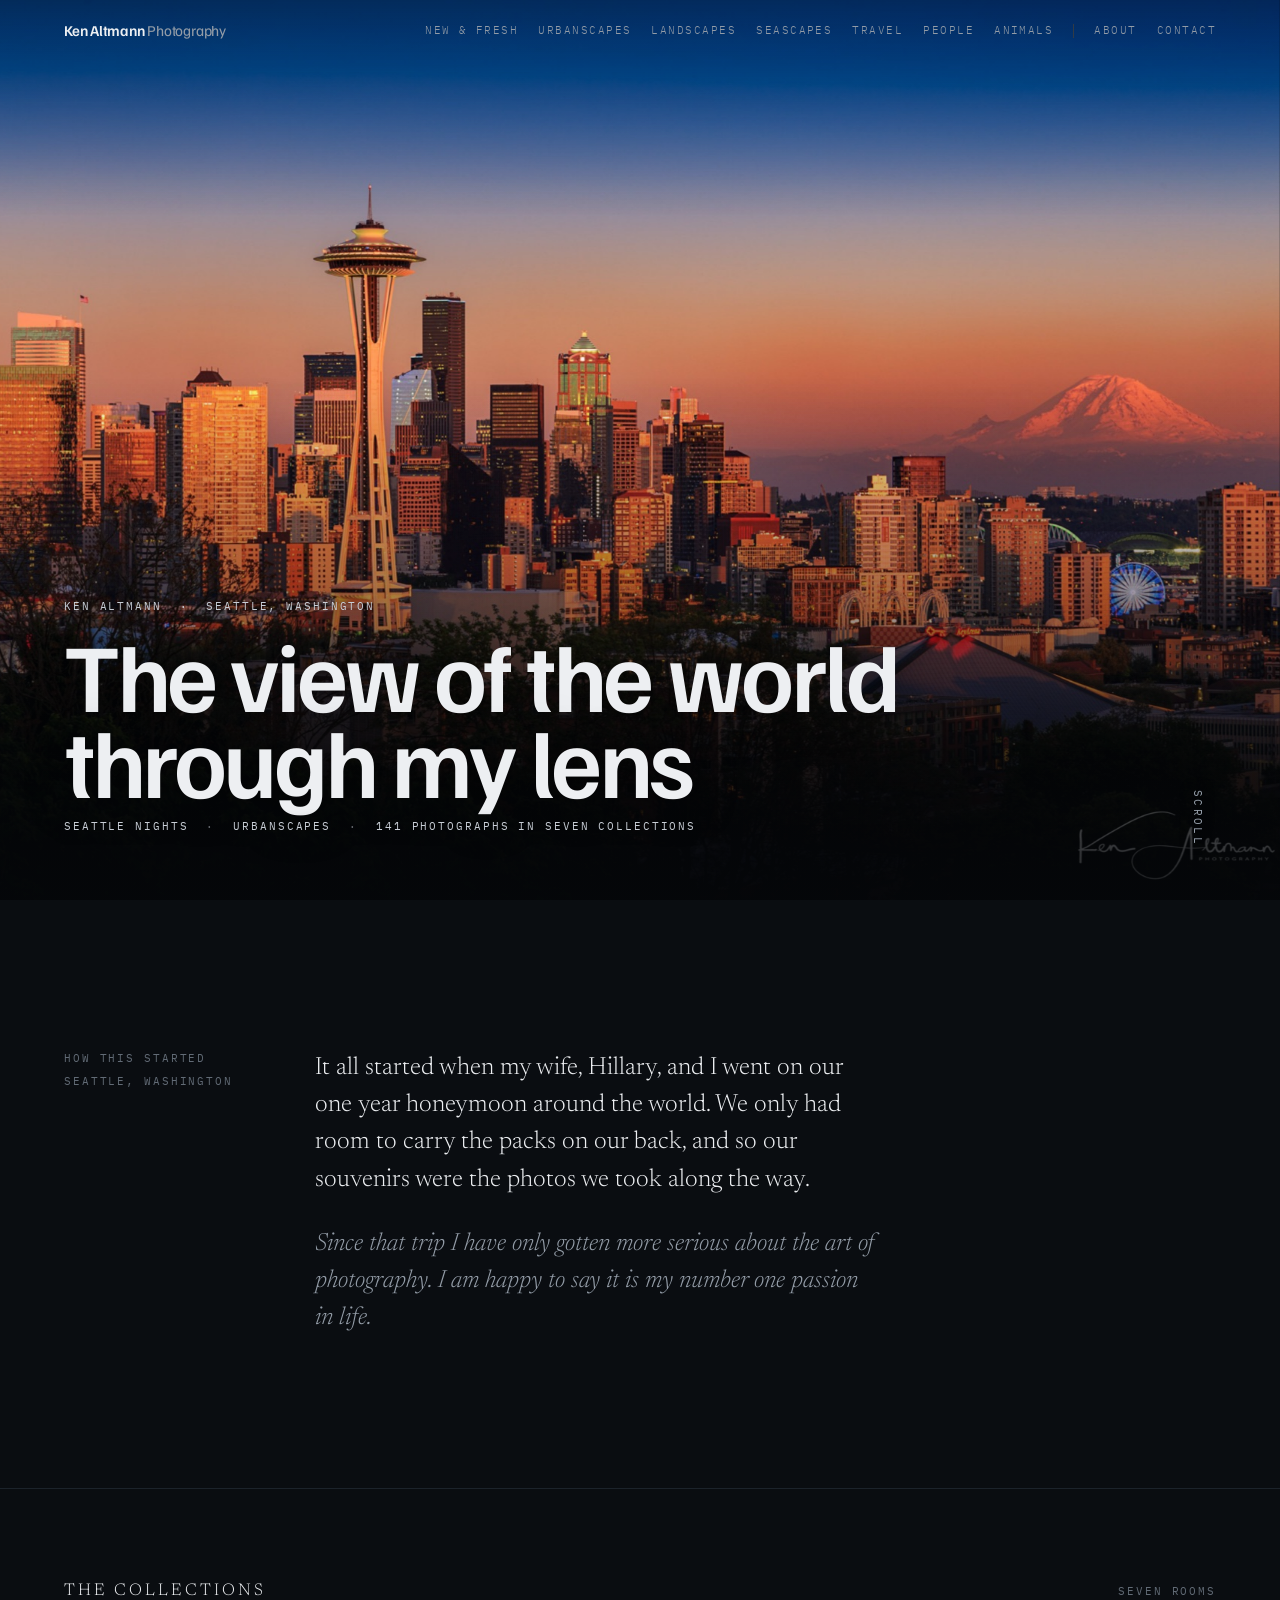
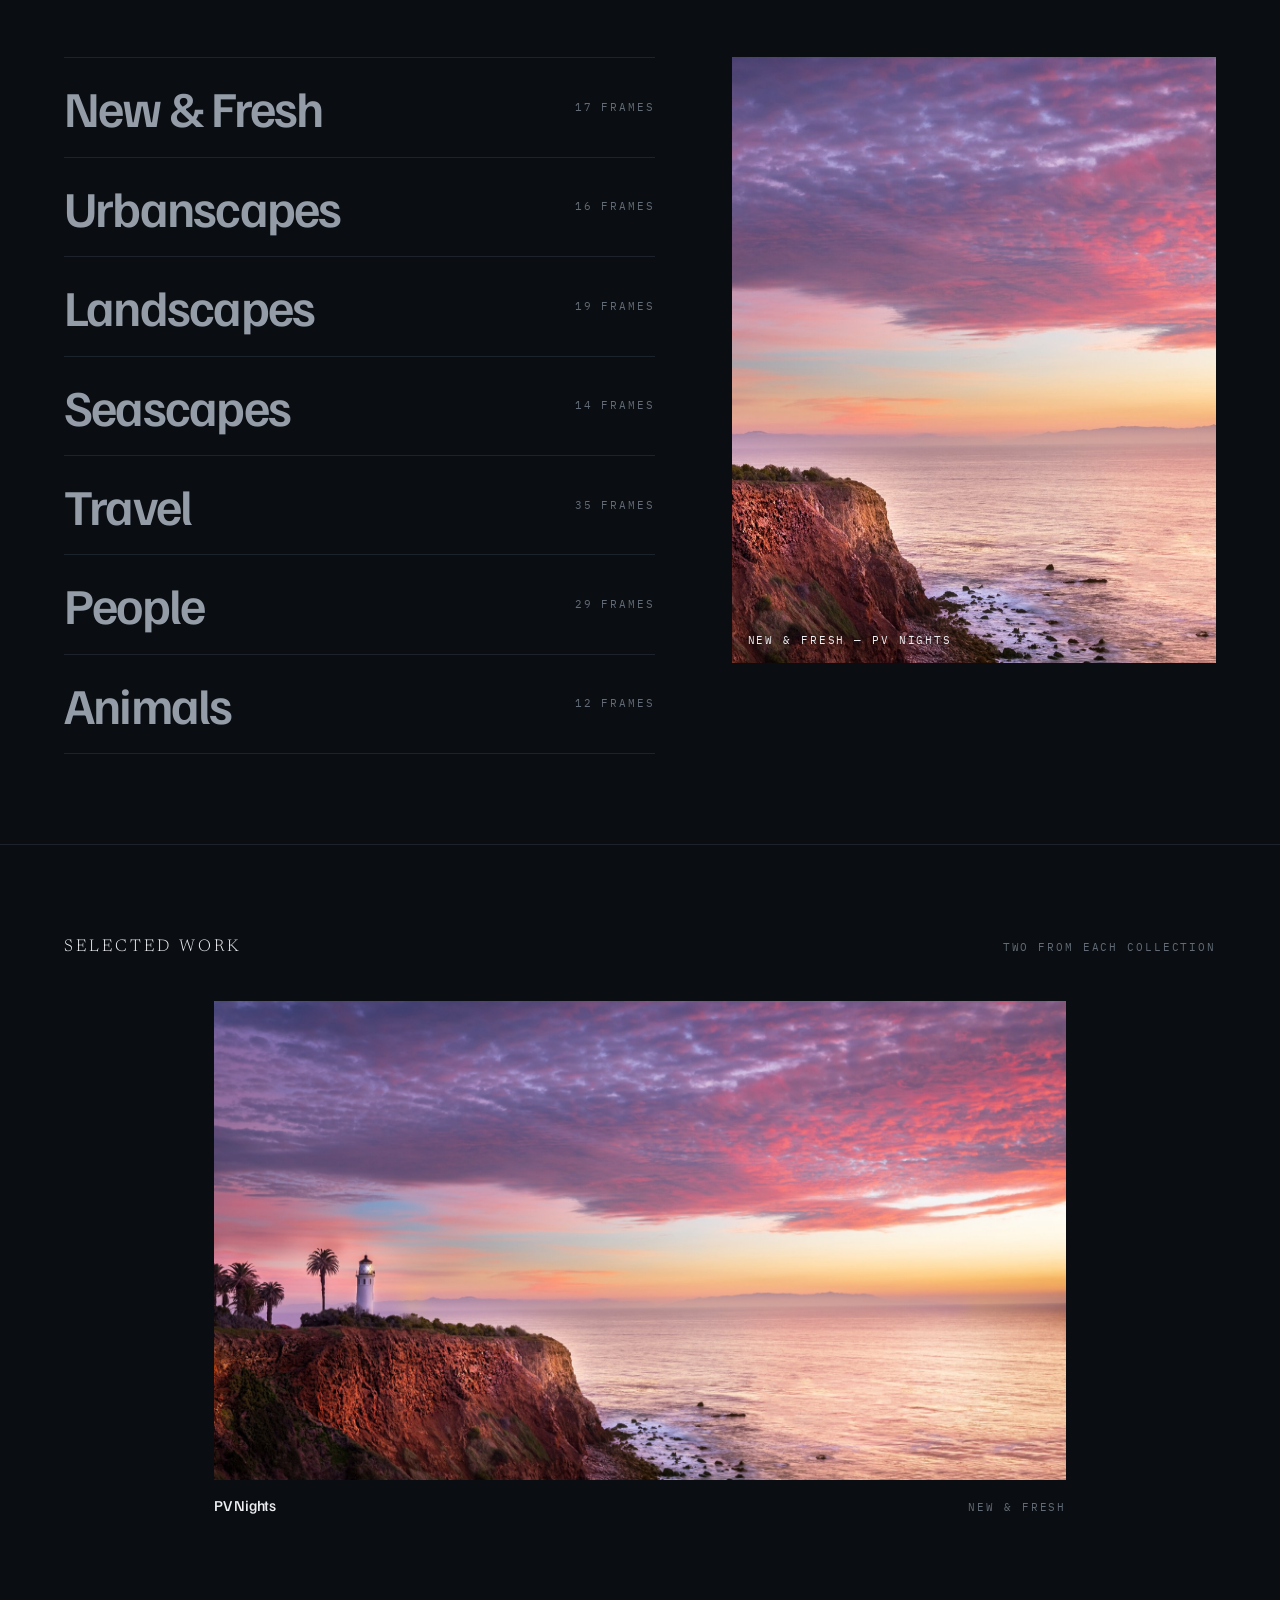
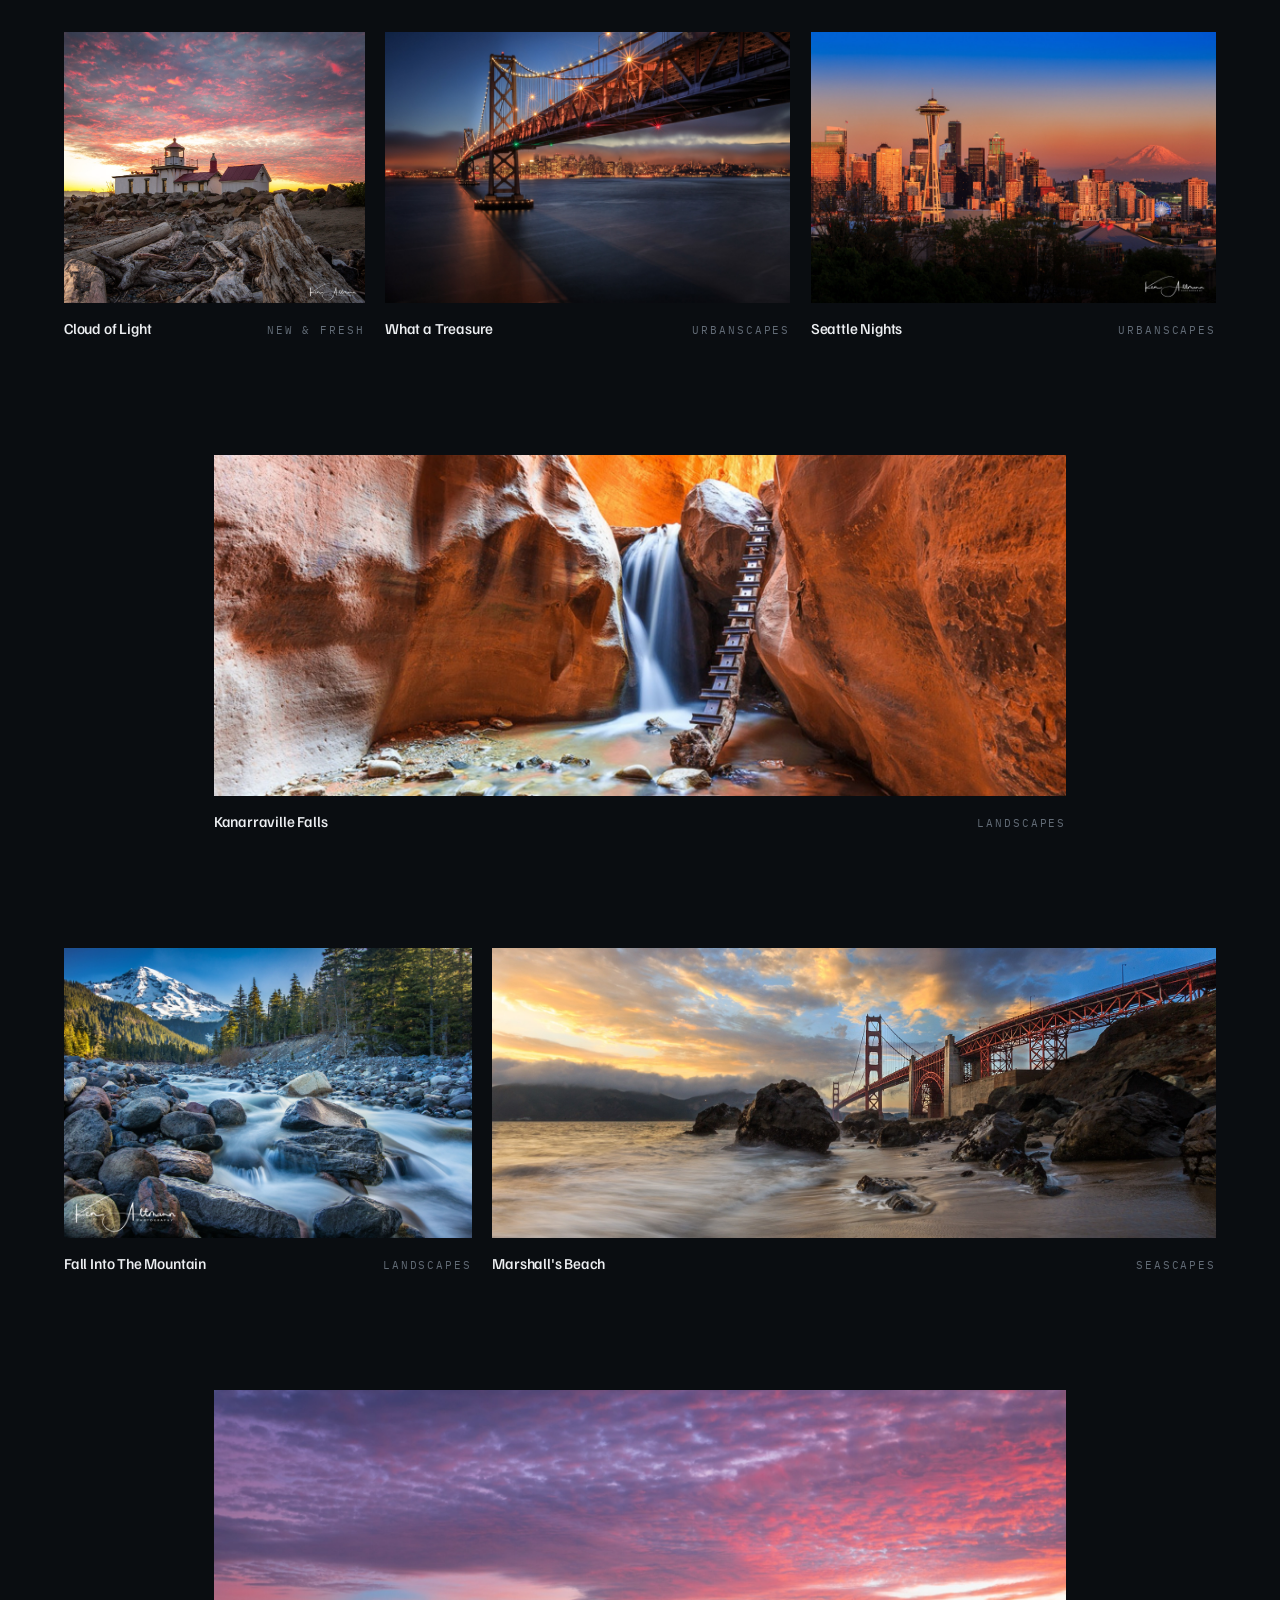
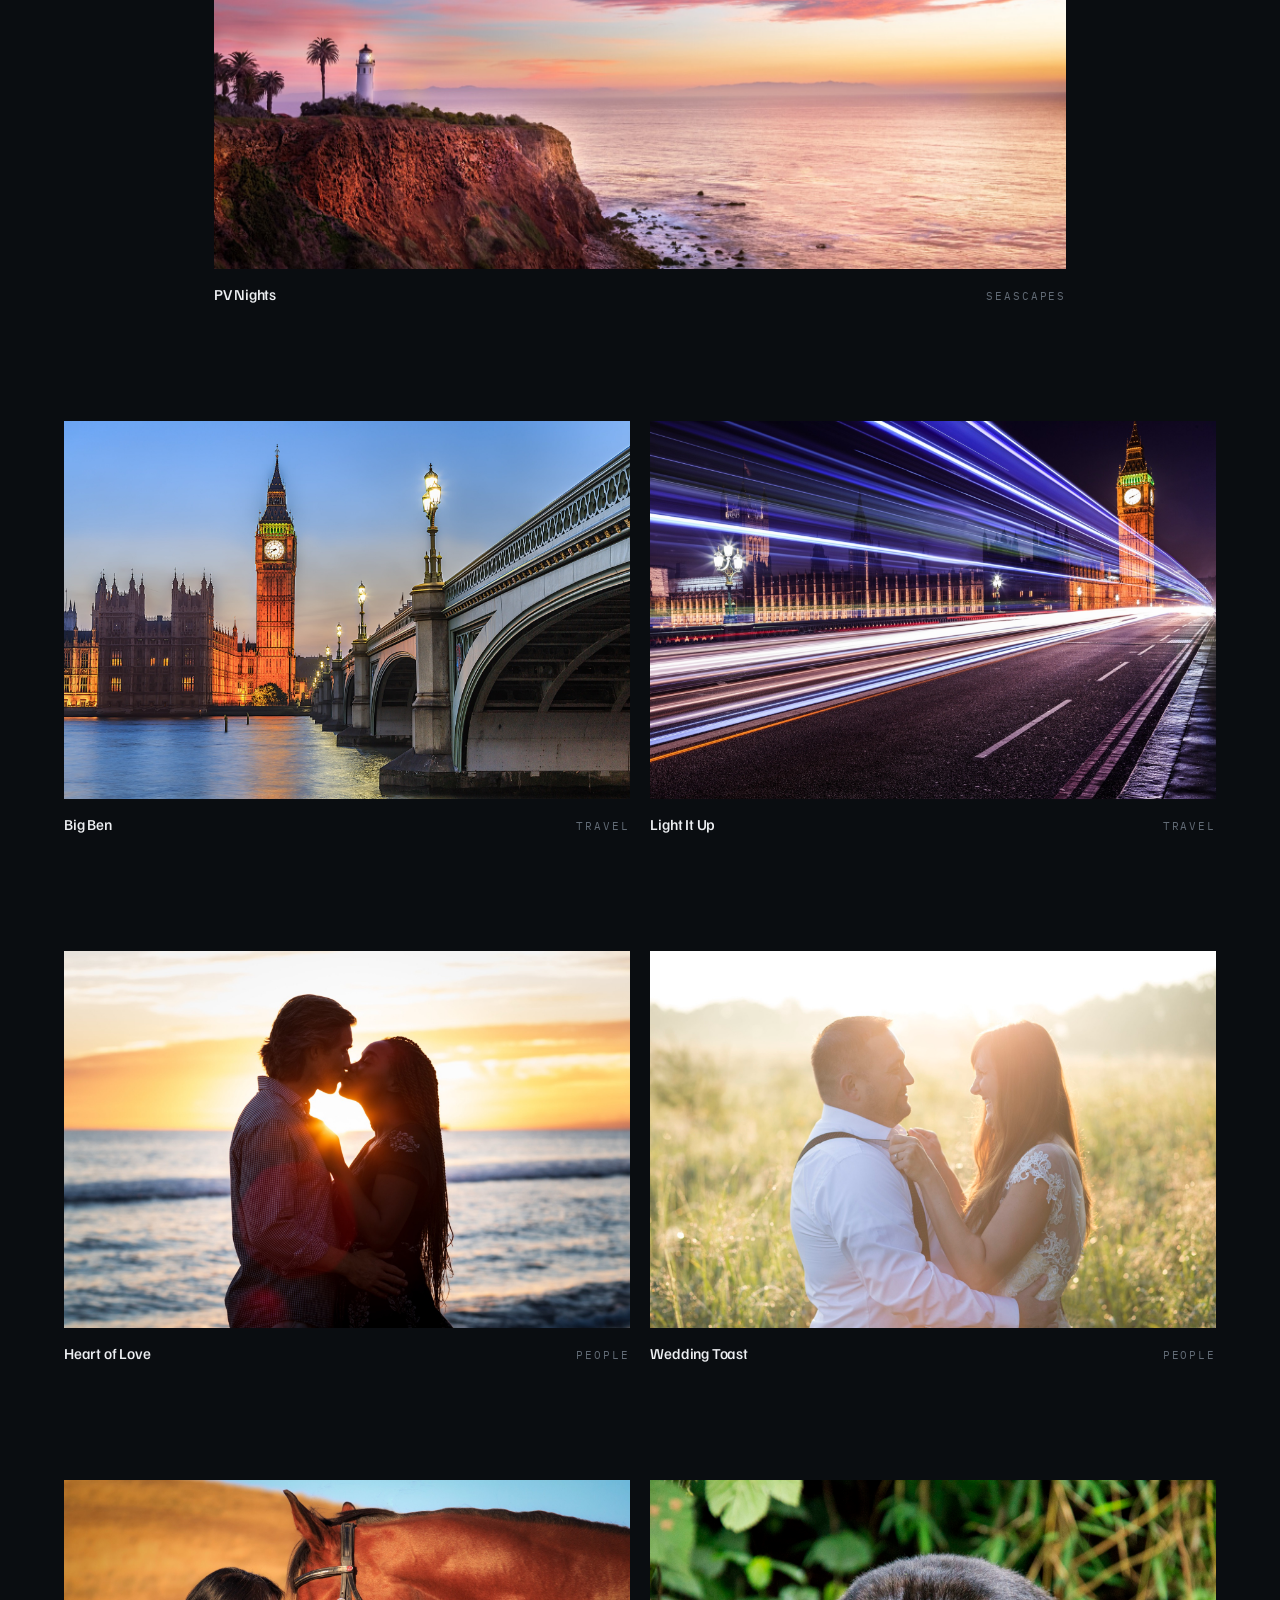
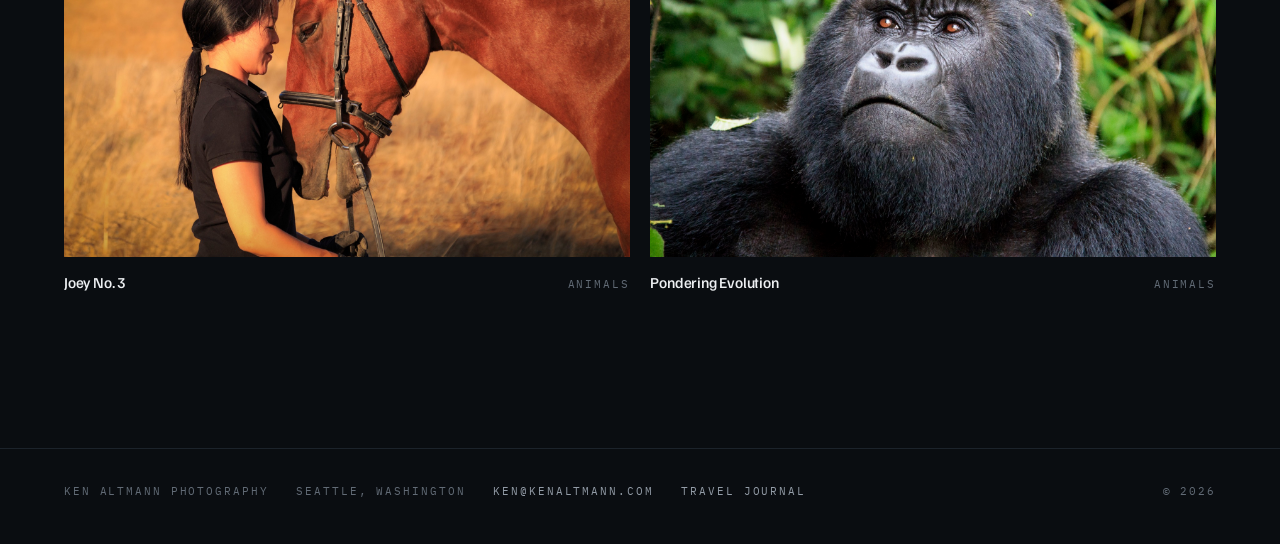
<file: index.html>
<!DOCTYPE html>
<html lang="en">
<head>
<meta charset="utf-8">
<meta name="viewport" content="width=device-width, initial-scale=1">
<title>Ken Altmann Photography</title>
<meta name="description" content="Photographs by Ken Altmann — landscapes, urbanscapes, seascapes, travel, people and animals, made in Seattle and the long way around.">
<link rel="preconnect" href="https://fonts.googleapis.com">
<link rel="preconnect" href="https://fonts.gstatic.com" crossorigin>
<link href="https://fonts.googleapis.com/css2?family=Familjen+Grotesk:wght@400..700&family=IBM+Plex+Mono:wght@400;500&family=Newsreader:ital,opsz,wght@0,6..72,200..600;1,6..72,200..600&display=swap" rel="stylesheet">
<link rel="stylesheet" href="assets/site.css">
</head>
<body data-page="home">

<a class="skip" href="#main">Skip to the photographs</a>

<main id="main">

  <!-- The hero is one photograph. Nothing else needs to argue the case. -->
  <section class="hero">
    <img class="hero-img"
         src="images/urbanscapes/02 - Seattle Nights.jpg"
         alt="The Space Needle and Mount Rainier at sunset over the Seattle skyline"
         width="1800" height="1200"
         fetchpriority="high" decoding="async">

    <div class="hero-label">
      <p class="mono">Ken Altmann &nbsp;·&nbsp; Seattle, Washington</p>
      <h1 class="headline hero-title">The view of the world<br>through my lens</h1>
      <p class="mono hero-meta">
        <span>Seattle Nights</span>
        <span class="dot">·</span>
        <span>Urbanscapes</span>
        <span class="dot">·</span>
        <span>141 photographs in seven collections</span>
      </p>
    </div>

    <p class="mono scroll-cue">Scroll</p>
  </section>

  <!-- Ken's own words, kept as he wrote them. -->
  <section class="statement wrap">
    <div class="statement-aside">
      <span class="mono">How this started</span>
      <span class="mono">Seattle, Washington</span>
    </div>
    <div>
      <p class="statement-body">
        It all started when my wife, Hillary, and I went on our one year honeymoon
        around the world. We only had room to carry the packs on our back, and so
        our souvenirs were the photos we took along the way.
      </p>
      <p class="statement-body">
        <em>Since that trip I have only gotten more serious about the art of
        photography. I am happy to say it is my number one passion in life.</em>
      </p>
    </div>
  </section>

  <!-- Collections. Move down the list; the photograph keeps up. -->
  <section class="index wrap" aria-labelledby="collections-heading">
    <div class="index-head">
      <h2 class="mono" id="collections-heading">The collections</h2>
      <span class="mono">Seven rooms</span>
    </div>
    <div data-index></div>
  </section>

  <!-- A few frames from across the archive. -->
  <section class="index index--tight wrap" aria-labelledby="selected-heading">
    <div class="index-head">
      <h2 class="mono" id="selected-heading">Selected work</h2>
      <span class="mono">Two from each collection</span>
    </div>
  </section>
  <div class="hang wrap" data-selected></div>

</main>

<div data-footer></div>

<script src="assets/photos.js"></script>
<script src="assets/site.js"></script>
</body>
</html>
</file>
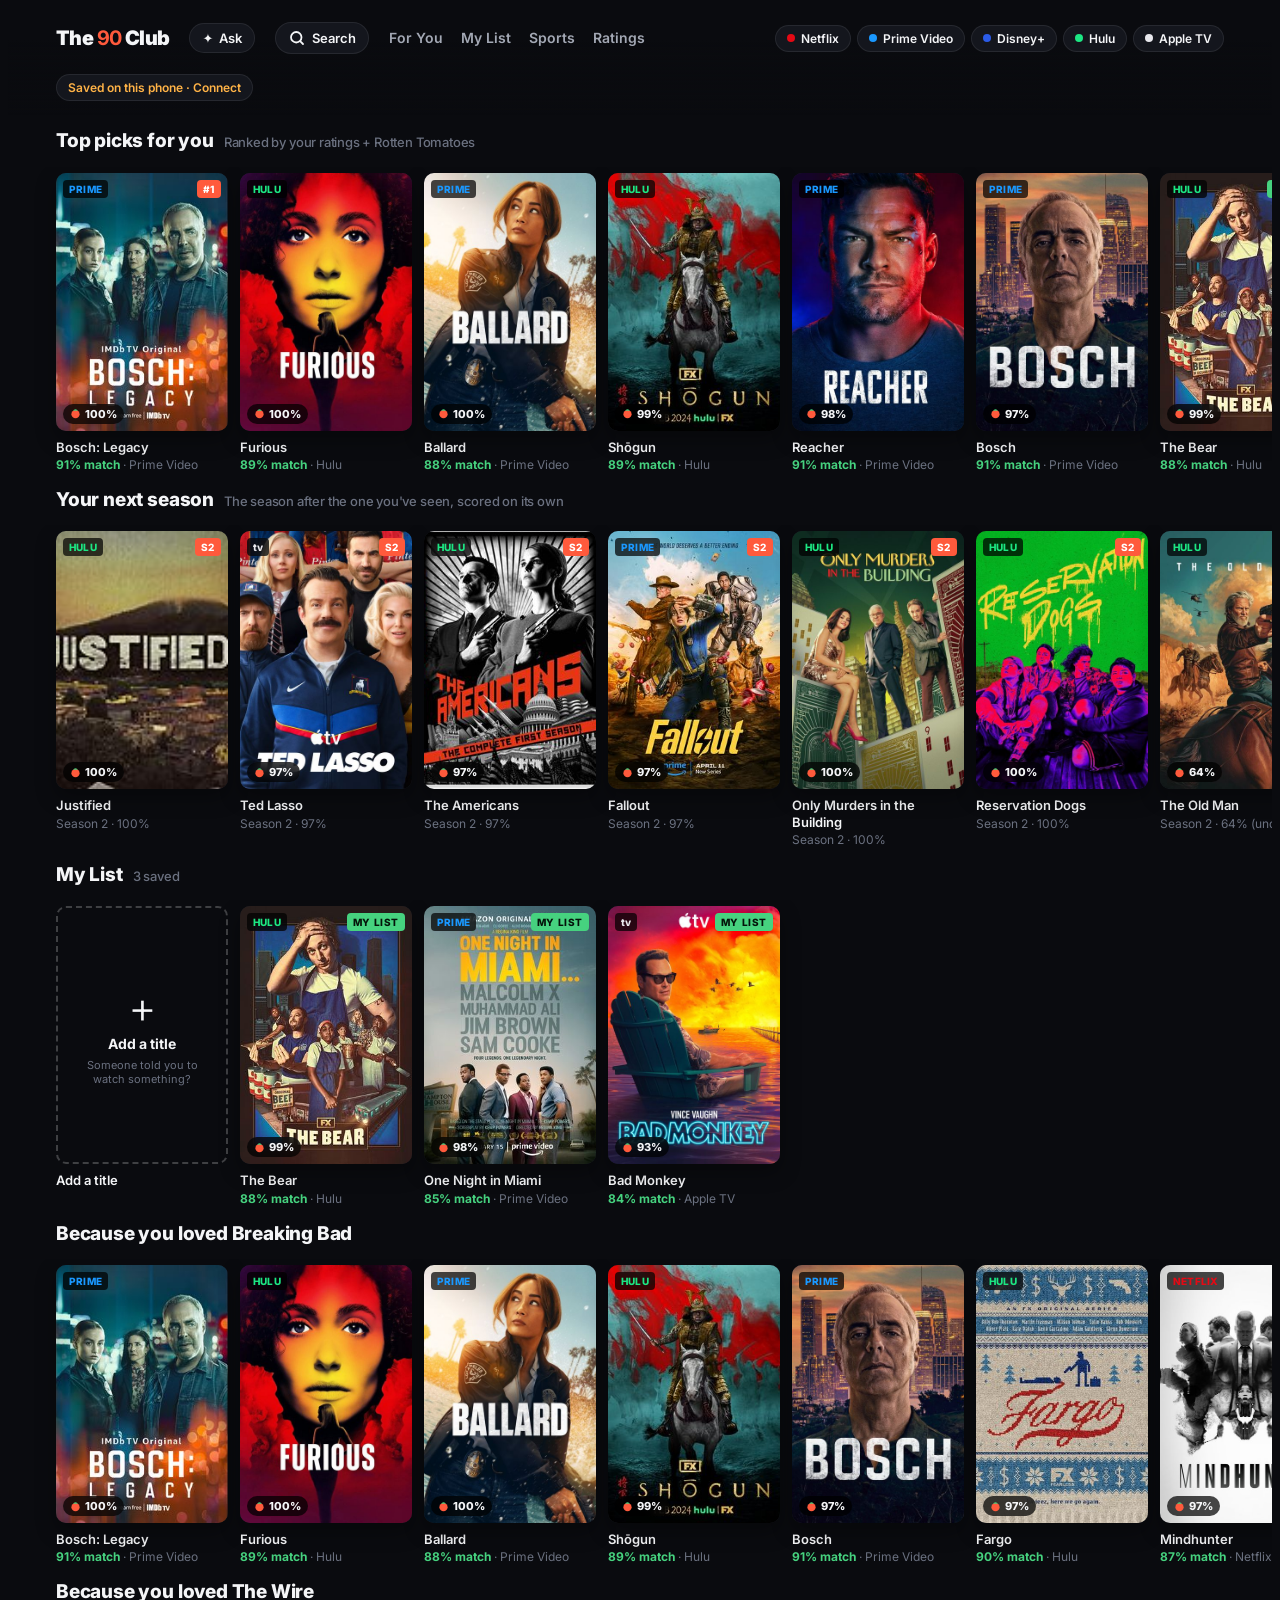
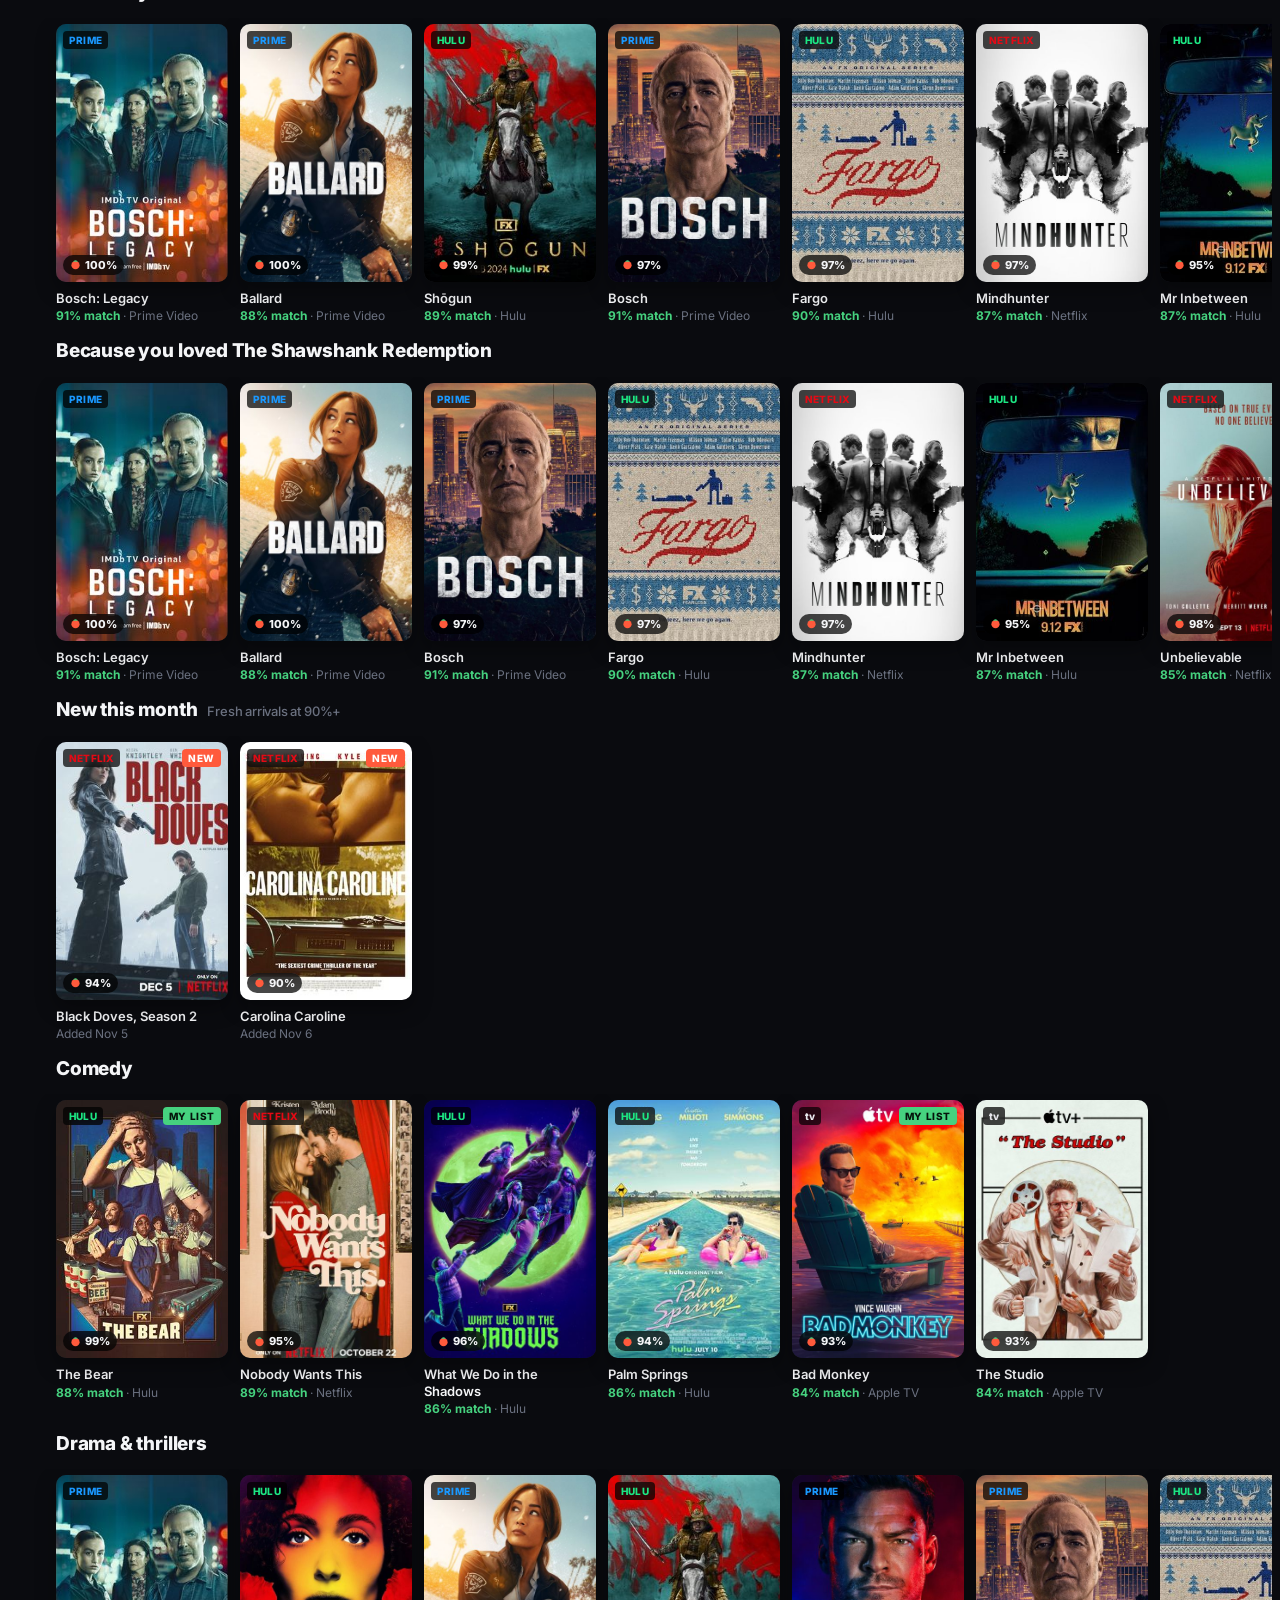
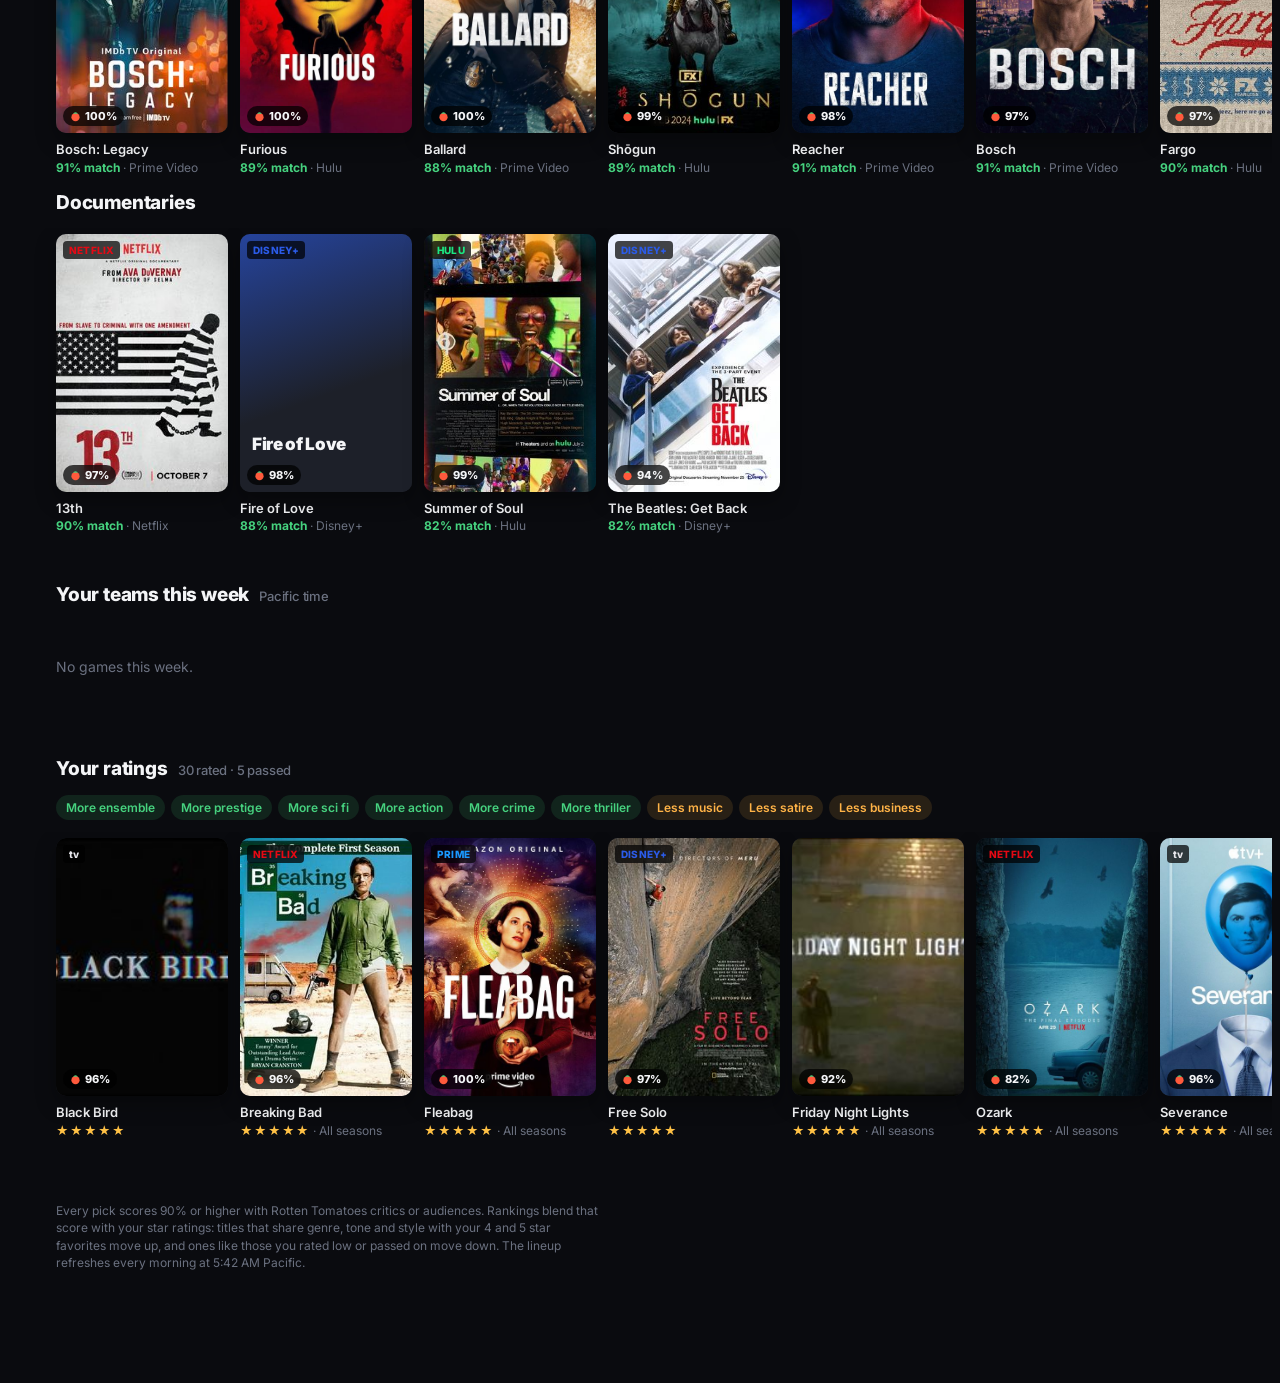
<file: tv/index.html>
<!DOCTYPE html>
<html lang="en">
<head>
<meta charset="utf-8">
<meta name="viewport" content="width=device-width, initial-scale=1, viewport-fit=cover">
<!-- Not linked from the photography site; search engines are asked to skip it. -->
<meta name="robots" content="noindex, nofollow, noarchive">
<title>90 Club</title>
<meta name="apple-mobile-web-app-capable" content="yes">
<meta name="mobile-web-app-capable" content="yes">
<meta name="apple-mobile-web-app-title" content="90 Club">
<meta name="apple-mobile-web-app-status-bar-style" content="black-translucent">
<meta name="theme-color" content="#0A0B0F">
<link rel="apple-touch-icon" href="apple-touch-icon.png">
<link rel="icon" type="image/png" sizes="32x32" href="favicon-32.png">
<link rel="manifest" href="manifest.webmanifest">
<link rel="preconnect" href="https://fonts.googleapis.com">
<link rel="stylesheet" href="https://fonts.googleapis.com/css2?family=Inter:wght@400;500;600;700;800;900&display=swap">
<style>
/* Layout: a streaming home screen. Featured hero on top, then horizontal shelves of 2:3 poster tiles; a detail sheet opens on tap. Deliberately dark-only, like a TV app. */
:root{
  color-scheme:dark;
  --bg:#0A0B0F; --raise:#14161D; --raise2:#1D2029; --ink:#F4F5F7; --muted:#A3A8B4; --dim:#6B7180; --line:rgba(255,255,255,.08);
  --tomato:#FF5A3C; --fresh:#46D27F; --gold:#FFC145; --warn:#FFB347;
  --f:"Inter",system-ui,-apple-system,"Segoe UI",sans-serif;
  --tile:clamp(118px,15vw,172px);
  --netflix:#E50914; --prime:#1A98FF; --disney:#2B5BE8; --hulu:#1CE783; --apple:#E8E8ED;
}
*{box-sizing:border-box}
[hidden]{display:none!important}
.ask-btn{color:#E9C7FF;border-color:rgba(200,150,255,.35)}
.btn.sec.ask{color:#E9C7FF}
.ask-chip{border:1px solid var(--line);cursor:pointer;font:600 13px var(--f);padding:7px 12px;text-align:left}
#ask-q{resize:vertical;min-height:84px;line-height:1.4}
.search-btn{display:inline-flex;align-items:center;gap:6px;border:1px solid var(--line);background:var(--raise);color:var(--ink);border-radius:999px;padding:6px 12px;font:600 13px var(--f);cursor:pointer}
.search-panel{position:fixed;inset:0;z-index:45;background:var(--bg);display:flex;flex-direction:column;padding-top:env(safe-area-inset-top,0px)}
.search-top{display:flex;gap:8px;align-items:center;padding-block:12px;border-bottom:1px solid var(--line)}
#q{flex:1;min-width:0;font:500 17px var(--f);padding:12px 14px;border-radius:12px;border:1px solid var(--line);background:var(--raise);color:var(--ink)}
.search-body{flex:1;overflow-y:auto;padding-block:16px calc(24px + env(safe-area-inset-bottom,0px))}
.search-grid{display:grid;grid-template-columns:repeat(auto-fill,minmax(var(--tile),1fr));gap:16px 12px}
.search-grid .tile{flex:none;width:100%}
.search-hint{color:var(--dim);font-size:14px;margin:8px 0;grid-column:1/-1}
.seasons{display:flex;flex-direction:column;gap:8px}
.season-list{display:flex;gap:6px;flex-wrap:wrap}
.season{display:flex;flex-direction:column;align-items:center;gap:1px;min-width:52px;padding:7px 8px;border-radius:10px;border:1px solid var(--line);background:var(--raise2);color:var(--muted);cursor:pointer;font:inherit}
.season b{font-size:14px;color:var(--ink)}
.season span{font-size:11px;font-weight:700}
.season.seen{background:rgba(70,210,127,.16);border-color:var(--fresh);color:var(--fresh)}
#toast{position:fixed;left:50%;bottom:calc(20px + env(safe-area-inset-bottom,0px));transform:translate(-50%,20px);opacity:0;pointer-events:none;z-index:60;max-width:min(92vw,460px);background:var(--ink);color:#0A0B0F;font-weight:600;font-size:14px;line-height:1.35;padding:12px 16px;border-radius:12px;box-shadow:0 12px 30px rgba(0,0,0,.5);transition:opacity .2s,transform .2s}
#toast.on{opacity:1;transform:translate(-50%,0)}
html{background:var(--bg)}
body{background:var(--bg);color:var(--ink);font-family:var(--f);font-size:15px;line-height:1.45;-webkit-font-smoothing:antialiased;overflow-x:hidden}
button{font-family:inherit}
a{color:inherit}
:focus-visible{outline:2px solid var(--ink);outline-offset:3px}
.gut{padding-left:max(16px,env(safe-area-inset-left,0px));padding-right:max(16px,env(safe-area-inset-right,0px))}
@media(min-width:900px){.gut{padding-left:max(48px,env(safe-area-inset-left,0px));padding-right:max(48px,env(safe-area-inset-right,0px))}}

/* Top bar */
body::before{content:"";position:fixed;inset:0 0 auto;height:env(safe-area-inset-top,0px);z-index:30;background:var(--bg)}
.bar{position:sticky;top:env(safe-area-inset-top,0px);z-index:20;display:flex;align-items:center;gap:20px;padding-block:14px;background:linear-gradient(var(--bg) 30%,rgba(10,11,15,0));flex-wrap:wrap}
.logo{font-weight:900;font-size:20px;letter-spacing:-.03em;white-space:nowrap}
.logo b{color:var(--tomato)}
.tabs{display:flex;gap:18px;font-size:14px;font-weight:600;flex-wrap:wrap}
.tabs a{text-decoration:none;color:var(--muted)}
.tabs a:hover{color:var(--ink)}
.svcs{margin-left:auto;display:flex;gap:6px;flex-wrap:wrap}
.svc-chip{border:1px solid var(--line);background:var(--raise);color:var(--muted);border-radius:999px;padding:5px 11px;font-size:12px;font-weight:600;cursor:pointer;display:inline-flex;align-items:center;gap:6px}
.svc-chip i{width:8px;height:8px;border-radius:50%;background:var(--c)}
.svc-chip[aria-pressed="false"]{opacity:.4}
.svc-chip[aria-pressed="true"]{color:var(--ink)}

/* Hero */
.hero{position:relative;min-height:min(560px,78vh);display:flex;align-items:flex-end;overflow:hidden;margin-top:-62px}
.hero-bg{position:absolute;inset:0;background-size:cover;background-position:center 20%;filter:blur(28px) saturate(1.3);transform:scale(1.2);opacity:.55}
.hero::after{content:"";position:absolute;inset:0;background:linear-gradient(90deg,var(--bg) 8%,rgba(10,11,15,.65) 45%,rgba(10,11,15,.2) 75%),linear-gradient(0deg,var(--bg) 2%,rgba(10,11,15,0) 45%)}
.hero-in{position:relative;z-index:1;display:flex;gap:36px;align-items:flex-end;width:100%;padding-block:110px 40px}
.hero-poster{width:clamp(130px,22vw,250px);aspect-ratio:2/3;border-radius:12px;background:var(--raise2) center/cover;box-shadow:0 30px 60px rgba(0,0,0,.6);flex-shrink:0;max-width:100%}
.hero-txt{min-width:0;max-width:620px;display:flex;flex-direction:column;gap:12px}
.kicker{font-size:12px;font-weight:700;letter-spacing:.14em;text-transform:uppercase;color:var(--tomato)}
.hero h1{margin:0;font-size:clamp(34px,6vw,64px);font-weight:900;letter-spacing:-.035em;line-height:.95;text-wrap:balance}
.meta{display:flex;flex-wrap:wrap;gap:6px 14px;align-items:center;font-size:14px;color:var(--muted);font-weight:500}
.meta .match{color:var(--fresh);font-weight:800}
.rt{display:inline-flex;align-items:center;gap:5px;font-weight:800;color:var(--ink);font-variant-numeric:tabular-nums}
.rt svg{width:15px;height:15px}
.hero p{margin:0;font-size:16px;color:#D6D8DE;max-width:56ch}
.why{font-size:13px;color:var(--muted)}
.why b{color:var(--ink)}
.btns{display:flex;gap:10px;flex-wrap:wrap;margin-top:4px}
.btn{display:inline-flex;align-items:center;gap:8px;border:0;border-radius:8px;padding:11px 20px;font-size:15px;font-weight:700;cursor:pointer;text-decoration:none;white-space:nowrap}
.btn.pri{background:var(--ink);color:#0A0B0F}
.btn.sec{background:rgba(255,255,255,.16);color:var(--ink);backdrop-filter:blur(8px)}
.btn.sec[aria-pressed="true"]{background:var(--ink);color:#0A0B0F}
.btn.ghost{background:transparent;color:var(--muted);padding-inline:10px}
.btn svg{width:18px;height:18px}
@media(max-width:640px){.hero-in{flex-direction:column;align-items:flex-start;gap:20px;padding-top:90px}.hero-poster{width:140px}}

/* Shelves */
main{display:flex;flex-direction:column;gap:34px;padding-block:12px 64px}
.shelf{display:flex;flex-direction:column;gap:12px;scroll-margin-top:80px}
.shelf h2{margin:0;font-size:19px;font-weight:800;letter-spacing:-.01em;display:flex;align-items:baseline;gap:10px;flex-wrap:wrap}
.shelf h2 small{font-size:13px;font-weight:500;color:var(--dim)}
.row{display:flex;gap:12px;overflow-x:auto;scroll-snap-type:x mandatory;padding-block:6px 14px;scrollbar-width:none;scroll-padding-left:max(16px,env(safe-area-inset-left,0px))}
.row::-webkit-scrollbar{display:none}
@media(min-width:900px){.row{scroll-padding-left:48px}}
.row::after{content:"";flex:0 0 1px}
.tile{flex:0 0 var(--tile);scroll-snap-align:start;border:0;padding:0;background:none;color:inherit;text-align:left;cursor:pointer;display:flex;flex-direction:column;gap:8px}
.art{position:relative;width:100%;aspect-ratio:2/3;border-radius:10px;overflow:hidden;background:var(--raise2);box-shadow:0 8px 20px rgba(0,0,0,.35);transition:transform .25s ease,box-shadow .25s ease}
.art img{width:100%;height:100%;object-fit:cover;display:block}
.tile:hover .art,.tile:focus-visible .art{transform:scale(1.045);box-shadow:0 16px 34px rgba(0,0,0,.55)}
.fallback{position:absolute;inset:0;display:flex;flex-direction:column;justify-content:flex-end;padding:12px 12px 38px;background:linear-gradient(160deg,var(--c,#333) -40%,var(--raise2) 60%)}
.fallback span{font-weight:900;font-size:17px;line-height:1.05;letter-spacing:-.02em;text-wrap:balance}
.badge{position:absolute;top:7px;left:7px;font-size:10px;font-weight:800;letter-spacing:.02em;padding:3px 6px;border-radius:4px;background:rgba(0,0,0,.72);color:var(--c);backdrop-filter:blur(6px)}
.score{position:absolute;bottom:7px;left:7px;display:inline-flex;align-items:center;gap:4px;font-size:11px;font-weight:800;padding:3px 7px;border-radius:999px;background:rgba(0,0,0,.72);backdrop-filter:blur(6px)}
.score svg{width:11px;height:11px}
.flag{position:absolute;top:7px;right:7px;font-size:10px;font-weight:800;text-transform:uppercase;letter-spacing:.06em;padding:3px 6px;border-radius:4px;background:var(--tomato);color:#fff}
.flag.leave{background:var(--warn);color:#1a1100}
.flag.seen{background:var(--fresh);color:#04130A}
.tile-t{font-size:13px;font-weight:600;line-height:1.25;display:-webkit-box;-webkit-line-clamp:2;-webkit-box-orient:vertical;overflow:hidden}
.tile-s{font-size:12px;color:var(--dim);margin-top:-6px}
.stars-mini{color:var(--gold);letter-spacing:1px}
.empty-row{color:var(--dim);font-size:14px;padding:30px 0}

/* Sports */
.games{display:flex;gap:12px;overflow-x:auto;scroll-snap-type:x mandatory;padding-block:6px 14px;scrollbar-width:none}
.games::-webkit-scrollbar{display:none}
.game{flex:0 0 min(300px,78vw);scroll-snap-align:start;border-radius:12px;padding:16px;background:linear-gradient(140deg,var(--gc,#2a2d38),var(--raise) 70%);display:flex;flex-direction:column;gap:8px;min-height:150px;border:1px solid var(--line)}
.game.mine{--gc:#5a1e15}
.g-top{display:flex;justify-content:space-between;font-size:12px;font-weight:700;color:var(--muted);letter-spacing:.04em;text-transform:uppercase;gap:8px}
.g-top .live{color:var(--tomato)}
.g-teams{font-size:19px;font-weight:800;letter-spacing:-.01em;line-height:1.15}
.g-note{font-size:13px;color:var(--muted)}
.g-foot{margin-top:auto;display:flex;gap:6px;flex-wrap:wrap;font-size:11px;font-weight:700}
.g-foot span{padding:3px 8px;border-radius:999px;background:rgba(255,255,255,.1)}
.g-foot .ok{background:rgba(70,210,127,.16);color:var(--fresh)}
.g-foot .no{background:rgba(255,179,71,.16);color:var(--warn)}

/* Detail sheet */
.scrim{position:fixed;inset:0;z-index:50;background:rgba(0,0,0,.7);backdrop-filter:blur(6px);display:flex;align-items:center;justify-content:center;padding:max(16px,env(safe-area-inset-top,0px)) max(16px,env(safe-area-inset-right,0px)) max(16px,env(safe-area-inset-bottom,0px)) max(16px,env(safe-area-inset-left,0px))}
.sheet{position:relative;width:min(760px,100%);max-height:100%;overflow:auto;background:var(--raise);border-radius:16px;border:1px solid var(--line);box-shadow:0 40px 80px rgba(0,0,0,.6)}
.sheet-head{position:relative;display:flex;gap:22px;padding:24px;align-items:flex-end;overflow:hidden}
.sheet-head .hero-bg{opacity:.45}
.sheet-head::after{content:"";position:absolute;inset:0;background:linear-gradient(0deg,var(--raise) 5%,rgba(20,22,29,.4))}
.sheet-head>*:not(.hero-bg){position:relative;z-index:1}
.sheet-poster{width:140px;aspect-ratio:2/3;border-radius:10px;background:var(--raise2) center/cover;flex-shrink:0;box-shadow:0 20px 40px rgba(0,0,0,.5)}
.sheet h2{margin:0 0 8px;font-size:clamp(24px,4vw,34px);font-weight:900;letter-spacing:-.03em;line-height:1}
.sheet-body{padding:0 24px 24px;display:flex;flex-direction:column;gap:16px}
.sheet-body p{margin:0;font-size:15px;color:#D6D8DE}
.close{position:absolute;top:12px;right:12px;z-index:2;width:34px;height:34px;border-radius:50%;border:0;background:rgba(0,0,0,.6);color:var(--ink);font-size:18px;cursor:pointer}
.rate{display:flex;align-items:center;gap:4px;font-size:13px;color:var(--muted);flex-wrap:wrap}
.rate span{margin-right:8px}
.star{background:none;border:0;cursor:pointer;font-size:28px;line-height:1;color:#3A3E4A;padding:0 2px}
.star.on{color:var(--gold)}
.chips{display:flex;gap:6px;flex-wrap:wrap}
.chip{font-size:12px;font-weight:600;padding:4px 10px;border-radius:999px;background:var(--raise2);color:var(--muted)}
@media(max-width:560px){.sheet-head{flex-direction:column;align-items:flex-start}.sheet-poster{width:110px}}

.notice{background:#2A1F0B;color:var(--warn);padding:10px 14px;border-radius:8px;font-size:13px}
footer{color:var(--dim);font-size:12px;max-width:80ch;padding-bottom:40px}
.taste{display:flex;gap:6px;flex-wrap:wrap}
.taste span{font-size:12px;font-weight:600;padding:4px 10px;border-radius:999px;background:rgba(70,210,127,.12);color:var(--fresh)}
.taste span.less{background:rgba(255,179,71,.12);color:var(--warn)}
@media (prefers-reduced-motion:reduce){.art{transition:none}.tile:hover .art{transform:none}}

.sync{border:1px solid var(--line);background:var(--raise);color:var(--muted);border-radius:999px;padding:5px 11px;font-size:12px;font-weight:600;cursor:pointer;white-space:nowrap}
.sync.ok{color:var(--fresh)} .sync.warn{color:var(--warn)} .sync.bad{color:var(--tomato);border-color:var(--tomato)}
.steps{margin:0;padding-left:20px;color:#D6D8DE;font-size:14px;line-height:1.6}
.steps a{color:var(--ink)}
.lbl{font-size:12px;font-weight:700;letter-spacing:.08em;text-transform:uppercase;color:var(--muted)}
#tok{width:100%;font:500 16px var(--f);padding:12px 14px;border-radius:10px;border:1px solid var(--line);background:var(--bg);color:var(--ink)}
.status{margin:0;font-size:13px;color:var(--muted);min-height:1.3em}
.add-art{display:flex;flex-direction:column;align-items:center;justify-content:center;gap:6px;text-align:center;padding:12px;background:transparent;border:2px dashed rgba(255,255,255,.22);box-shadow:none}
.add-art span{font-size:44px;line-height:1;font-weight:300;color:var(--ink)}
.add-art b{font-size:14px}
.add-art small{font-size:11px;color:var(--dim);line-height:1.3}
.field{width:100%;font:500 16px var(--f);padding:12px 14px;border-radius:10px;border:1px solid var(--line);background:var(--bg);color:var(--ink)}
.add-form .lbl{margin-bottom:-8px}
.add-form .lbl small{text-transform:none;letter-spacing:0;font-weight:500;color:var(--dim)}
.seg{display:flex;gap:6px;flex-wrap:wrap}
.seg label{cursor:pointer}
.seg input{position:absolute;opacity:0;pointer-events:none}
.seg span{display:inline-block;padding:9px 16px;border-radius:999px;border:1px solid var(--line);background:var(--raise2);font-weight:600;font-size:14px}
.seg input:checked+span{background:var(--ink);color:#0A0B0F}
.seg input:focus-visible+span{outline:2px solid var(--ink);outline-offset:2px}
@media(display-mode:standalone){.bar{padding-top:calc(14px + env(safe-area-inset-top,0px))}}
@media(max-width:640px){.bar{position:relative;top:0;gap:10px 16px}.svcs{margin-left:0;flex-wrap:nowrap;overflow-x:auto;scrollbar-width:none;max-width:100%;order:3;width:100%}.svcs::-webkit-scrollbar{display:none}.svc-chip{flex:0 0 auto}.sync{order:2;margin-left:auto}.tabs{order:4;width:100%}.hero{margin-top:0}}
</style>
</head>
<body>
<header class="bar gut">
  <div class="logo">The <b>90</b> Club</div>
  <button class="search-btn ask-btn" data-action="ask" aria-label="Ask Claude">✦ <span>Ask</span></button>
  <button class="search-btn" data-action="search" aria-label="Search titles"><svg viewBox="0 0 24 24" width="18" height="18" fill="none" stroke="currentColor" stroke-width="2.4" stroke-linecap="round"><circle cx="11" cy="11" r="7"/><path d="m20 20-3.5-3.5"/></svg><span>Search</span></button>
  <nav class="tabs" aria-label="Sections"><a href="#for-you">For You</a><a href="#my-list">My List</a><a href="#sports">Sports</a><a href="#ratings">Ratings</a></nav>
  <div class="svcs" id="svcs" role="group" aria-label="Services"></div>
  <button class="sync" id="sync" data-action="settings">Saved on this phone</button>
</header>


<main id="main">
  <div class="gut" id="notice-wrap" hidden><div class="notice" id="notice"></div></div>
  <div id="shelves"></div>
  <section class="shelf" id="sports"><h2 class="gut">Your teams this week <small>Pacific time</small></h2><div class="games gut" id="games"></div></section>
  <section class="shelf" id="ratings"><h2 class="gut">Your ratings <small id="rated-sub"></small></h2><div class="gut taste" id="taste"></div><div class="row gut" id="rated"></div></section>
  <footer class="gut" id="foot">Every pick scores 90% or higher with Rotten Tomatoes critics or audiences. Rankings blend that score with your star ratings: titles that share genre, tone and style with your 4 and 5 star favorites move up, and ones like those you rated low or passed on move down. The lineup refreshes every morning at 5:42 AM Pacific.</footer>
</main>

<div class="search-panel" id="search" hidden role="dialog" aria-label="Search">
  <div class="search-top gut"><input id="q" type="search" placeholder="Search shows and movies" autocomplete="off" autocapitalize="off" spellcheck="false" enterkeyhint="search" aria-label="Search shows and movies"><button class="btn ghost" data-action="search-close">Cancel</button></div>
  <div class="search-body gut"><div class="search-grid" id="results"></div></div>
</div>
<div class="scrim" id="scrim" hidden><div class="sheet" id="sheet" role="dialog" aria-modal="true" aria-labelledby="sheet-title"></div></div>

<script>

const SVC={"Netflix":{c:"--netflix",s:"NETFLIX",u:"https://www.netflix.com/search?q="},"Prime Video":{c:"--prime",s:"PRIME",u:"https://www.amazon.com/s?i=instant-video&k="},"Disney+":{c:"--disney",s:"DISNEY+",u:"https://www.disneyplus.com/search?q="},"Hulu":{c:"--hulu",s:"HULU",u:"https://www.hulu.com/search?q="},"Apple TV":{c:"--apple",s:"tv",u:"https://tv.apple.com/search?term="}};
const ON_PLAN=/^(CBS|NBC|FOX|ABC|ESPN|ESPN2|ESPN\+|FS1|BTN|TNT|NBA TV|Prime Video|Netflix|Hulu|Disney\+|Apple TV|NBC \/ Peacock|SEC Network)$/;
const TOM='<svg viewBox="0 0 16 16" aria-hidden="true"><circle cx="8" cy="9" r="6" fill="#FF5A3C"/><path d="M6 3.5c1-.8 3-.8 4 0" stroke="#46D27F" stroke-width="1.6" fill="none" stroke-linecap="round"/></svg>';
const state={feed:null,marks:{},art:{},svc:new Set(Object.keys(SVC)),open:null};
try{const s=JSON.parse(localStorage.getItem("ninety-svc")||"null");if(Array.isArray(s)&&s.length)state.svc=new Set(s)}catch(e){}
const $=id=>document.getElementById(id);
const esc=s=>String(s??"").replace(/[&<>"]/g,c=>({"&":"&amp;","<":"&lt;",">":"&gt;",'"':"&quot;"}[c]));

/* ---------- taste model ---------- */
function weightOf(m){if(m.state==="skip")return -1;if(m.state==="want")return .5;if(m.rating)return m.rating-3;return 0}
const feats=t=>["g:"+t.genre,"y:"+t.type,...(t.tags||[]).map(x=>"t:"+x)];
function buildTaste(){const sum={},n={};let votes=0;
  for(const[id,m]of Object.entries(state.marks)){const w=weightOf(m);if(!w||!m.t)continue;votes++;const tt={...m.t,...(state.enrich?.[id]||{})};for(const f of feats(tt)){sum[f]=(sum[f]||0)+w;n[f]=(n[f]||0)+1}}
  const aff={};for(const f in sum)aff[f]=sum[f]/(n[f]+1);return{aff,votes}}
const best=t=>Math.max(t.critics??0,t.audience??0);
function overlap(a,b){return (a.tags||[]).filter(x=>(b.tags||[]).includes(x)).length+(a.genre===b.genre?.5:0)}
function matchOf(t,taste){const fs=feats(t);let s=0,k=0;for(const f of fs)if(taste.aff[f]!=null){s+=taste.aff[f];k++}s=k?s/k*Math.min(1,k/2):0;s=Math.max(-2,Math.min(2,s));
  let why=null,bo=0;for(const[id,m]of Object.entries(state.marks)){if(id===t.id||!m.t||(m.rating||0)<4)continue;const o=overlap(m.t,t)+(m.rating===5?.25:0);if(o>bo){bo=o;why=m.t.title}}
  return{score:best(t)+s*10,taste:s,pct:Math.max(50,Math.min(98,Math.round(74+s*16))),why:bo>=1.5?why:null}}

/* ---------- helpers ---------- */
function lookup(id){return state.feed?.titles.find(t=>t.id===id)||(state.marks[id]?.t?{id,...state.marks[id].t,...(state.enrich?.[id]||{})}:null)}
const snap=t=>({title:t.title,service:t.service,type:t.type,year:t.year,genre:t.genre,tags:t.tags||[],critics:t.critics??null,audience:t.audience??null,best:t.best||""});
const artOf=id=>state.art[id]||null;
const svcColor=s=>`var(${SVC[s]?.c||"--muted"})`;
function scoreHTML(t){const c=t.critics,a=t.audience;if(c==null&&a==null)return"";return `<span class="rt">${TOM}${c!=null?c+"%":""}${c==null&&a!=null?a+"% audience":""}</span>`}
function fmtShort(d){if(/^\d{4}-\d{2}$/.test(d))return new Date(d+"-15T12:00:00").toLocaleDateString("en-US",{month:"short"});return new Date(d+"T12:00:00").toLocaleDateString("en-US",{month:"short",day:"numeric"})}
function showNotice(t){$("notice").textContent=t;$("notice-wrap").hidden=false}

/* ---------- marks ---------- */
function toggleMark(id,kind){const t=lookup(id);if(!t)return;const cur=state.marks[id];const next=cur?.state===kind?null:kind;
  if(!next)return saveMark(id,null);const body={state:next,at:new Date().toISOString(),t:{...(cur?.t||{}),...snap(t)}};if(cur?.manual)body.manual=true;
  if(next==="watched"&&cur?.rating)body.rating=cur.rating;return saveMark(id,body)}
function rate(id,n){const t=lookup(id);if(!t)return;const cur=state.marks[id];const body={...(cur||{}),state:"watched",at:new Date().toISOString(),t:snap(t)};
  if(cur?.rating===n)delete body.rating;else body.rating=n;return saveMark(id,body)}

/* Where "Open in …" goes: the title's own page when we know it; otherwise a
   jump to the first matching title page on that service (Hulu and Disney+
   ignore search terms in links, so their search pages open empty). */
const JUMP={"Hulu":"hulu.com","Disney+":"disneyplus.com","Apple TV":"tv.apple.com"};
function watchUrl(t){
  if(t.service==="Hulu"&&t.url){const m=t.url.match(/hulu\.com\/(series|movie)\/(?:[a-z0-9-]*-)?([0-9a-f]{8}-[0-9a-f]{4}-[0-9a-f]{4}-[0-9a-f]{4}-[0-9a-f]{12})/i);
    if(m)return `hulu://${m[1].toLowerCase()}/${m[2]}`}
  if(t.url&&/^https:\/\//.test(t.url))return t.url;
  let site=JUMP[t.service];
  if(site){if(t.service==="Hulu")site+=t.type==="Series"?"/series":"/movie";
    const plain=String(t.title).normalize("NFD").replace(/[\u0300-\u036f]/g,"");
    return "https://duckduckgo.com/?q="+encodeURIComponent("!ducky site:"+site+" "+plain+(t.year?" "+t.year:""))}
  const sv=SVC[t.service];return sv?sv.u+encodeURIComponent(t.title):"https://www.justwatch.com/us/search?q="+encodeURIComponent(t.title)}
/* Copy the title on "Open in …" so it can be pasted into the app's search if the app opens on its home screen. */
document.addEventListener("click",e=>{const a=e.target.closest("a[data-copy]");if(!a)return;const title=a.dataset.copy;
  const done=()=>toast(`"${title}" copied. If ${a.textContent.replace(/^\s*Open in\s*/,"").trim()||"the app"} opens on its home screen, tap Search and paste.`);
  try{navigator.clipboard.writeText(title).then(done,()=>{})}catch(err){}
  const href=a.getAttribute("href")||"";if(/^[a-z]+:\/\//i.test(href)&&!/^https?:/i.test(href)){e.preventDefault();setTimeout(()=>{location.href=href},60)}});
function toast(msg){let el=document.getElementById("toast");if(!el){el=document.createElement("div");el.id="toast";el.setAttribute("role","status");document.body.appendChild(el)}
  el.textContent=msg;el.classList.add("on");clearTimeout(toast.t);toast.t=setTimeout(()=>el.classList.remove("on"),6000)}
/* "leaving" is the first day a title is no longer on its service (YYYY-MM-DD).
   Hide titles on or after that day; month-only dates are too vague to show as "Leaving soon". */
const todayPT=()=>new Date().toLocaleDateString("en-CA",{timeZone:"America/Los_Angeles"});
const exactLeave=t=>/^\d{4}-\d{2}-\d{2}$/.test(t.leaving||"")&&t.leaving>todayPT();
const hasLeft=t=>/^\d{4}-\d{2}-\d{2}$/.test(t.leaving||"")&&t.leaving<=todayPT();
/* Seasons: "watched" on a series means season 1 unless the viewer says more. */
const seasonsOf=id=>state.seasons?.[id]||null;
const seenOf=m=>m?.seasonsSeen||1;
function setSeen(id,n){const t=lookup(id);if(!t)return;const cur=state.marks[id]||{};
  return saveMark(id,{...cur,state:"watched",seasonsSeen:n,at:new Date().toISOString(),t:{...(cur.t||{}),...snap(t)}})}
function nextSeasons(){const out=[];
  for(const[id,m]of Object.entries(state.marks)){
    if(m.state!=="watched"||(m.rating&&m.rating<=2))continue;
    const S=seasonsOf(id);if(!S||S.total<=1)continue;const seen=seenOf(m);if(seen>=S.total)continue;
    const nx=S.seasons.find(x=>x.n===seen+1);const base=lookup(id);if(!nx||!base)continue;
    out.push({t:{...base,critics:nx.critics??null,audience:nx.audience??null},n:nx.n,sc:Math.max(nx.critics??0,nx.audience??0),rating:m.rating||3})}
  return out.sort((a,b)=>((b.sc>=90)-(a.sc>=90))||(b.rating-a.rating)||(b.sc-a.sc))}
const seenLabel=(id,m)=>{const S=seasonsOf(id);if(!S||S.total<=1)return"";const n=seenOf(m);return n>=S.total?"All seasons":n===1?"Season 1":`Seasons 1–${n}`};
/* Search across everything the app knows: the lineup plus every title you've rated, listed or passed on. */
const normQ=x=>String(x||"").normalize("NFD").replace(/[\u0300-\u036f]/g,"").toLowerCase().replace(/[^a-z0-9]+/g," ").trim();
function allTitles(){const map=new Map();(state.feed?.titles||[]).forEach(t=>map.set(t.id,t));
  for(const id of Object.keys(state.marks)){if(!map.has(id)){const t=lookup(id);if(t)map.set(id,t)}}return[...map.values()]}
function statusOf(t){const m=state.marks[t.id];if(!m)return esc(t.service||"");
  if(m.state==="watched")return (m.rating?`<span class="stars-mini">${"★".repeat(m.rating)}</span>`:"Watched")+(seenLabel(t.id,m)?` · ${seenLabel(t.id,m)}`:"");
  return m.state==="want"?"On My List":"Passed"}
function renderSearch(){const q=normQ($("q").value);const box=$("results");
  if(!q){box.innerHTML=`<p class="search-hint">Type a title. Search covers today's lineup plus everything you've rated, saved or passed on.</p>`;return}
  const hits=allTitles().filter(t=>(" "+normQ(t.title)).includes(" "+q)).sort((a,b)=>(normQ(a.title).startsWith(q)?0:1)-(normQ(b.title).startsWith(q)?0:1)||a.title.localeCompare(b.title));
  const raw=$("q").value.trim();
  box.innerHTML=hits.map(t=>tile(t,{flag:"",sub:statusOf(t)})).join("")+
    `<button class="tile" data-action="add-from-search"><div class="art add-art"><span aria-hidden="true">+</span><b>${hits.length?"Not it?":"No match"}</b><small>Add “${esc(raw)}” to rate it or save it</small></div><div class="tile-t">Add “${esc(raw)}”</div></button>`}
function openSearch(){$("search").hidden=false;document.body.style.overflow="hidden";renderSearch();setTimeout(()=>$("q").focus(),30)}
function closeSearch(){$("search").hidden=true;document.body.style.overflow="";$("q").value=""}
document.addEventListener("input",e=>{if(e.target.id==="q")renderSearch()});
document.addEventListener("keydown",e=>{if(e.key==="Escape"&&$("scrim").hidden&&!$("search").hidden)closeSearch()});
/* ---------- tiles ---------- */
function tile(t,opts={}){const m=state.marks[t.id];const img=artOf(t.id);const sv=SVC[t.service];
  const flag=opts.flag||(hasLeft(t)?'<span class="flag leave">Gone</span>':exactLeave(t)?'<span class="flag leave">Leaving</span>':t.added?'<span class="flag">New</span>':m?.state==="want"?'<span class="flag seen">My List</span>':"");
  return `<button class="tile" data-open="${t.id}" aria-label="${esc(t.title)}">
    <div class="art" style="--c:${svcColor(t.service)}">${img?`<img src="${esc(img)}" alt="" loading="lazy">`:`<div class="fallback"><span>${esc(t.title)}</span></div>`}
      ${sv?`<span class="badge" style="--c:${svcColor(t.service)}">${sv.s}</span>`:""}${flag}
      ${t.critics!=null||t.audience!=null?`<span class="score">${TOM}${t.critics??t.audience}%</span>`:""}</div>
    <div class="tile-t">${esc(t.title)}</div>${opts.sub?`<div class="tile-s">${opts.sub}</div>`:""}</button>`}
function shelf(id,title,sub,list,opts={}){if(!list.length&&!opts.keep)return"";
  return `<section class="shelf" id="${id}"><h2 class="gut">${esc(title)}${sub?` <small>${esc(sub)}</small>`:""}</h2>
  <div class="row gut">${(opts.lead||"")+(list.length?list.map(t=>tile(t,opts.tile?opts.tile(t):{})).join(""):`<div class="empty-row">${esc(opts.empty||"")}</div>`)}</div></section>`}

/* ---------- render ---------- */
function render(){if(!$("search").hidden)renderSearch();
  $("svcs").innerHTML=Object.keys(SVC).map(s=>`<button class="svc-chip" data-svc="${s}" aria-pressed="${state.svc.has(s)}" style="--c:${svcColor(s)}"><i></i>${s}</button>`).join("");
  const f=state.feed;if(!f)return;
  const taste=buildTaste(),useT=taste.votes>=2;
  const mk=t=>useT?matchOf(t,taste):{score:best(t),taste:0,pct:null,why:null};
  const hidden=t=>{const s=state.marks[t.id]?.state;return s==="watched"||s==="skip"};
  const pool=f.titles.filter(t=>state.svc.has(t.service)&&!hidden(t)&&!hasLeft(t)&&!(t.manual&&best(t)<90));
  const scored=pool.map(t=>({t,m:mk(t)})).sort((a,b)=>b.m.score-a.m.score||a.t.title.localeCompare(b.t.title));
  const ranked=scored.map(x=>x.t);

  // Shelves
  const sub=t=>{const m=mk(t);return{sub:m.pct&&useT?`<span style="color:var(--fresh);font-weight:700">${m.pct}% match</span> · ${esc(t.service)}`:esc(t.service)}};
  let html="";
  html+=shelf("for-you",useT?"Top picks for you":"Top picks","Ranked by your ratings + Rotten Tomatoes",ranked.slice(0,16),{tile:t=>({...sub(t),...(t===ranked[0]?{flag:'<span class="flag">#1</span>'}:{})})});
  const ns=nextSeasons().filter(x=>state.svc.has(x.t.service)||!SVC[x.t.service]);
  html+=shelf("next-season","Your next season","The season after the one you've seen, scored on its own",ns.map(x=>x.t),{tile:t=>{const x=ns.find(y=>y.t.id===t.id);
    return{flag:`<span class="flag">S${x.n}</span>`,sub:`Season ${x.n} · `+(x.sc?`${x.sc}%`+(x.sc<90?" (under 90)":""):"score coming")}}});
  const inRanked=new Set(ranked.map(t=>t.id));
  const myList=[...ranked.filter(t=>state.marks[t.id]?.state==="want"),...Object.entries(state.marks).filter(([id,m])=>m.state==="want"&&!inRanked.has(id)).map(([id])=>lookup(id)).filter(Boolean)];
  const addTile=`<button class="tile" data-action="add-title" aria-label="Add a title to My List"><div class="art add-art"><span aria-hidden="true">+</span><b>Add a title</b><small>Someone told you to watch something?</small></div><div class="tile-t">Add a title</div></button>`;
  html+=shelf("my-list","My List",myList.length?`${myList.length} saved`:"",myList,{keep:true,lead:addTile,empty:"",tile:t=>{const r=state.marks[t.id]?.t?.recommendedBy;return r?{sub:"From "+esc(r)}:sub(t)}});
  // "Because you loved X" rows
  if(useT){const loved=Object.entries(state.marks).filter(([,m])=>m.rating===5&&m.t).map(([id,m])=>({id,...m.t}));
    const used=new Set();const rows=[];
    for(const L of loved){const list=ranked.filter(t=>overlap(L,t)>=1.5).slice(0,12);if(list.length>=3)rows.push({L,list,n:list.reduce((a,t)=>a+overlap(L,t),0)})}
    rows.sort((a,b)=>b.n-a.n);
    for(const r of rows.slice(0,6)){const key=r.list.slice(0,3).map(t=>t.id).join();if(used.has(key))continue;used.add(key);
      html+=shelf("because-"+r.L.id,"Because you loved "+r.L.title,"",r.list,{tile:sub})}}
  html+=shelf("new","New this month","Fresh arrivals at 90%+",ranked.filter(t=>t.added),{tile:t=>({sub:"Added "+fmtShort(t.added)})});
  html+=shelf("comedy","Comedy","",ranked.filter(t=>t.genre==="Comedy"),{tile:sub});
  html+=shelf("drama","Drama & thrillers","",ranked.filter(t=>/Drama|Thriller/.test(t.genre)&&t.type!=="Documentary"),{tile:sub});
  html+=shelf("docs","Documentaries","",ranked.filter(t=>t.type==="Documentary"),{tile:sub});
  html+=shelf("leaving","Leaving soon","Catch these before they go",ranked.filter(t=>exactLeave(t)),{tile:t=>({sub:esc(t.leavingNote||"Leaving "+fmtShort(t.leaving))})});
  $("shelves").innerHTML=html;

  // Ratings
  const rated=Object.entries(state.marks).filter(([,m])=>m.t&&(m.state==="watched"||m.state==="skip")).map(([id,m])=>({id,...m.t,_r:m.state==="skip"?0:(m.rating||.5),_m:m}))
    .sort((a,b)=>b._r-a._r||a.title.localeCompare(b.title));
  $("rated").innerHTML=rated.length?rated.map(t=>tile(t,{flag:"",sub:t._m.state==="skip"?"Passed":(t._m.rating?`<span class="stars-mini">${"★".repeat(t._m.rating)}</span>`:"Tap to rate")+(seenLabel(t.id,t._m)?` · ${seenLabel(t.id,t._m)}`:"")})).join(""):`<div class="empty-row">Open any title and mark it watched to rate it.</div>`;
  $("rated-sub").textContent=rated.length?`${rated.filter(t=>t._m.rating).length} rated · ${rated.filter(t=>t._m.state==="skip").length} passed`:"";
  const top=Object.entries(taste.aff).filter(([k,v])=>k.startsWith("t:")&&Math.abs(v)>=.4).sort((a,b)=>b[1]-a[1]);
  $("taste").innerHTML=useT?[...top.filter(x=>x[1]>0).slice(0,6).map(([k])=>`<span>More ${esc(k.slice(2).replace(/-/g," "))}</span>`),...top.filter(x=>x[1]<0).slice(-3).map(([k])=>`<span class="less">Less ${esc(k.slice(2).replace(/-/g," "))}</span>`)].join(""):"";

  // Sports
  const now=Date.now()-3*3600e3;const ts=g=>new Date(g.tba?g.start+"T20:00:00-08:00":g.start).getTime();
  const games=(f.games||[]).filter(g=>ts(g)>=now).sort((a,b)=>(b.mine-a.mine)||ts(a)-ts(b));
  const mine=games.filter(g=>g.mine).sort((a,b)=>ts(a)-ts(b)),big=games.filter(g=>!g.mine).sort((a,b)=>ts(a)-ts(b));
  $("games").innerHTML=[...mine,...big].map(g=>{const live=!g.tba&&Date.now()>=ts(g)&&Date.now()-ts(g)<3*3600e3;
    const day=new Date(ts(g)).toLocaleDateString("en-US",{weekday:"short",month:"short",day:"numeric",timeZone:"America/Los_Angeles"});
    const time=g.tba?"Time TBA":new Date(g.start).toLocaleTimeString("en-US",{hour:"numeric",minute:"2-digit",timeZone:"America/Los_Angeles"});
    const plan=ON_PLAN.test(g.channel)?'<span class="ok">On your plan</span>':/Check|TBA/.test(g.channel)?'<span>Check listing</span>':'<span class="no">Not on your plan</span>';
    return `<div class="game ${g.mine?"mine":""}"><div class="g-top"><span>${esc(g.league)}${g.mine?" · Your team":""}</span><span class="${live?"live":""}">${live?"● Live":day+" · "+time}</span></div>
      <div class="g-teams">${esc(g.teams)}</div>${g.note?`<div class="g-note">${esc(g.note)}</div>`:""}<div class="g-foot"><span>${esc(g.channel)}</span>${plan}</div></div>`}).join("")||`<div class="empty-row">No games this week.</div>`;

  if(state.open)openSheet(state.open,true);
}

/* ---------- detail sheet ---------- */
let lastFocus=null;
function openSheet(id,refresh){const t=lookup(id);if(!t)return;if(!refresh)lastFocus=document.activeElement;state.open=id;
  const m=state.marks[id],img=artOf(id),sv=SVC[t.service];const taste=buildTaste();const mt=taste.votes>=2?matchOf(t,taste):null;
  $("sheet").innerHTML=`<button class="close" id="close" aria-label="Close">✕</button>
   <div class="sheet-head"><div class="hero-bg" style="background-image:${img?`url('${esc(img)}')`:"none"}"></div>
     ${img?`<div class="sheet-poster" style="background-image:url('${esc(img)}')"></div>`:""}
     <div><h2 id="sheet-title">${esc(t.title)}</h2><div class="meta">${mt?`<span class="match">${mt.pct}% match</span>`:""}${scoreHTML(t)}${t.audience!=null&&t.critics!=null?`<span>Audience ${t.audience}%</span>`:""}<span style="color:${svcColor(t.service)};font-weight:700">${esc(t.service)}</span><span>${t.year}</span><span>${esc(t.type)}</span></div></div></div>
   <div class="sheet-body"><p>${esc(t.best)}</p>
     ${mt?.why?`<div class="why">Because you loved <b>${esc(mt.why)}</b></div>`:""}
     <div class="chips">${[t.genre,...(t.tags||[])].map(x=>`<span class="chip">${esc(String(x).replace(/-/g," "))}</span>`).join("")}${t.added?`<span class="chip">New ${fmtShort(t.added)}</span>`:""}${t.leaving?`<span class="chip" style="color:var(--warn)">${esc(t.leavingNote||"Leaving soon")}</span>`:""}</div>
     <div class="btns">${sv?`<a class="btn pri" href="${watchUrl(t)}" data-copy="${esc(t.title)}" target="_blank" rel="noopener">Open in ${esc(t.service)}</a>`:`<a class="btn pri" href="https://www.justwatch.com/us/search?q=${encodeURIComponent(t.title)}" target="_blank" rel="noopener">Find where to watch</a>`}
       <button class="btn sec" data-id="${id}" data-mark="want" aria-pressed="${m?.state==="want"}">${m?.state==="want"?"✓ On My List":"+ My List"}</button>
       <button class="btn sec" data-id="${id}" data-mark="watched" aria-pressed="${m?.state==="watched"}">${m?.state==="watched"?"✓ Watched":"I've seen it"}</button>
       <button class="btn sec" data-id="${id}" data-mark="skip" aria-pressed="${m?.state==="skip"}">${m?.state==="skip"?"Passed":"Not for me"}</button>
       <button class="btn sec ask" data-action="ask" data-id="${id}">✦ Ask Claude</button></div>
     ${m?.state==="watched"?`<div class="rate" role="group" aria-label="Your rating"><span>${m.rating?"Your rating":"How was it?"}</span>${[1,2,3,4,5].map(i=>`<button class="star ${i<=(m.rating||0)?"on":""}" data-id="${id}" data-rate="${i}" aria-label="${i} star${i>1?"s":""}" aria-pressed="${m.rating===i}">★</button>`).join("")}</div>`:""}
     ${(()=>{const S=seasonsOf(id);if(!S||S.total<2)return"";const seen=m?.state==="watched"?seenOf(m):0;
       return `<div class="seasons"><span class="lbl">Seasons · tap the last one you've watched</span><div class="season-list">${S.seasons.map(x=>`<button class="season ${x.n<=seen?"seen":""}" data-id="${id}" data-season="${x.n}" aria-pressed="${x.n<=seen}" aria-label="Watched through season ${x.n}"><b>S${x.n}</b><span>${x.critics!=null?x.critics+"%":"–"}</span></button>`).join("")}</div>
         <small class="why">${seen?(seen>=S.total?`You've seen all ${S.total} seasons.`:`You've seen ${seen===1?"season 1":"seasons 1–"+seen}. Season ${seen+1} is up next.`):"Scores are each season's own Rotten Tomatoes critics score."}</small></div>`})()}
   </div>`;
  $("scrim").hidden=false;if(!refresh)$("close").focus()}
function closeSheet(){state.open=null;$("scrim").hidden=true;lastFocus?.focus?.()}

document.addEventListener("click",e=>{
  if(e.target.id==="scrim")return closeSheet();
  const b=e.target.closest("button,[data-open],[data-action]");if(!b)return;
  if(b.id==="close")return closeSheet();
  if(b.dataset.svc){const s=b.dataset.svc;state.svc.has(s)&&state.svc.size>1?state.svc.delete(s):state.svc.add(s);try{localStorage.setItem("ninety-svc",JSON.stringify([...state.svc]))}catch(e){}return render()}
  if(b.dataset.mark)return toggleMark(b.dataset.id,b.dataset.mark);
  if(b.dataset.rate)return rate(b.dataset.id,+b.dataset.rate);
  if(b.dataset.season)return setSeen(b.dataset.id,+b.dataset.season);
  if(b.dataset.action)return actions[b.dataset.action](b);
  if(b.dataset.open)return openSheet(b.dataset.open);
});
document.addEventListener("keydown",e=>{if(e.key==="Escape"&&!$("scrim").hidden)closeSheet()});


/* ---------- storage: GitHub-backed ratings file, with an on-device copy ---------- */
const REPO="youcsb/kenaltmann.com", RPATH="tv/data/ratings.json", BRANCH="main", TOKEN_KEY="ninety-gh-token";
let token=null; try{token=localStorage.getItem(TOKEN_KEY)}catch(e){}
const pending=new Map(); let syncTimer=null, syncing=false, syncError=null, lastSynced=null;
function persistLocal(){try{localStorage.setItem("ninety-marks",JSON.stringify(state.marks));localStorage.setItem("ninety-pending",JSON.stringify([...pending]))}catch(e){}}
const b64e=s=>{const by=new TextEncoder().encode(s);let bin="";for(let i=0;i<by.length;i+=0x8000)bin+=String.fromCharCode.apply(null,by.subarray(i,i+0x8000));return btoa(bin)};
const b64d=s=>new TextDecoder().decode(Uint8Array.from(atob(s.replace(/\s/g,"")),c=>c.charCodeAt(0)));
async function gh(method,path,body,tok){const url=`https://api.github.com/repos/${REPO}/contents/${path}`+(method==="GET"?`?ref=${BRANCH}&t=${Date.now()}`:"");
  const r=await fetch(url,{method,cache:"no-store",headers:{Authorization:"Bearer "+(tok||token),Accept:"application/vnd.github+json"},body:body?JSON.stringify(body):undefined});
  if(!r.ok){const e=new Error("GitHub "+r.status);e.status=r.status;throw e}return r.json()}
async function readRemote(tok){const f=await gh("GET",RPATH,null,tok);return{sha:f.sha,data:JSON.parse(b64d(f.content))}}
function applyPending(base){const m={...base};for(const[id,b]of pending){if(b)m[id]=b;else delete m[id]}return m}
async function saveMark(id,body){if(body)state.marks[id]=body;else delete state.marks[id];pending.set(id,body);persistLocal();render();scheduleSync()}
function scheduleSync(){clearTimeout(syncTimer);syncTimer=setTimeout(sync,1200);updateSyncUI()}
async function sync(){if(!token||syncing||!pending.size){updateSyncUI();return}syncing=true;syncError=null;updateSyncUI();
  try{for(let i=0;i<3;i++){const{sha,data}=await readRemote();const ops=[...pending];const merged={...(data.marks||{})};for(const[id,b]of ops){if(b)merged[id]=b;else delete merged[id]}
      try{await gh("PUT",RPATH,{message:"Update 90 Club ratings",branch:BRANCH,sha,content:b64e(JSON.stringify({updatedAt:new Date().toISOString(),marks:merged},null,1)+"\n")});
        for(const[id,b]of ops)if(pending.get(id)===b)pending.delete(id);state.marks=applyPending(merged);lastSynced=Date.now();break}
      catch(e){if(e.status===409||e.status===422){if(i<2)continue}throw e}}}
  catch(e){syncError=(e.status===401||e.status===403||e.status===404)?"auth":"net"}
  finally{syncing=false;persistLocal();render();updateSyncUI();if(pending.size&&!syncError)scheduleSync()}}
function updateSyncUI(){const el=$("sync");if(!el)return;let t,c;
  if(!token){t="Saved on this phone · Connect";c="warn"}
  else if(syncError==="auth"){t="Key not working · Fix";c="bad"}
  else if(syncing||pending.size){t=syncError==="net"?"Offline · will retry":"Saving…";c=""}
  else{t="Synced";c="ok"}
  el.textContent=t;el.className="sync "+c}
function openSettings(){state.open=null;lastFocus=document.activeElement;
  $("sheet").innerHTML=`<button class="close" id="close" aria-label="Close">✕</button>
  <div class="sheet-body" style="padding-top:28px"><h2 id="sheet-title" style="margin:0">Sync your ratings</h2>
   <p>Your stars, My List and "Not for me" taps save to a ratings file on your website, where Claude reads them each morning to tune your picks. This needs a GitHub key, stored only on this device.</p>
   ${token?`<p class="why">${syncError==="auth"?"<b>This key stopped working.</b> It may have expired. Make a new one below.":"<b>Connected.</b> Ratings sync automatically."}</p>`:""}
   <ol class="steps"><li>On GitHub, open <a href="https://github.com/settings/personal-access-tokens/new" target="_blank" rel="noopener">Settings → Fine-grained tokens → Generate new token</a>.</li>
    <li>Name it <b>90 Club</b>. Set an expiration (1 year is fine).</li>
    <li>Repository access: <b>Only select repositories</b> → <b>kenaltmann.com</b>.</li>
    <li>Permissions → Repository → <b>Contents: Read and write</b>.</li>
    <li>Generate, copy the key, and paste it here.</li></ol>
   <label for="tok" class="lbl">GitHub key</label>
   <input id="tok" type="password" autocomplete="off" spellcheck="false" placeholder="github_pat_…">
   <p class="status" id="tok-status"></p>
   <div class="btns"><button class="btn pri" data-action="save-token">Connect</button>${token?'<button class="btn ghost" data-action="forget-token">Disconnect this device</button>':""}</div>
  </div>`;
  $("scrim").hidden=false;$("tok").focus()}
function openAddForm(prefill){state.open=null;lastFocus=document.activeElement;
  $("sheet").innerHTML=`<button class="close" id="close" aria-label="Close">✕</button>
  <form class="sheet-body add-form" id="addf" style="padding-top:28px" autocomplete="off">
   <h2 id="sheet-title" style="margin:0">Add a title</h2>
   <p>Save a recommendation for later, or rate something you've already seen. Either way, Claude uses it to tune your picks.</p>
   <div class="seg" role="radiogroup" aria-label="Have you seen it?"><label><input type="radio" name="add-state" value="want" checked><span>Want to watch</span></label><label><input type="radio" name="add-state" value="watched"><span>Already seen it</span></label></div>
   <div class="rate" id="add-rate" role="group" aria-label="Your rating" hidden><span>Your rating</span>${[1,2,3,4,5].map(i=>`<button type="button" class="star" data-addrate="${i}" aria-label="${i} star${i>1?"s":""}">★</button>`).join("")}</div>
   <label class="lbl" for="add-title">Title</label>
   <input id="add-title" class="field" required placeholder="e.g. The Pitt" enterkeyhint="done" value="${esc(typeof prefill==="string"?prefill:"")}">
   <span class="lbl">It's a</span>
   <div class="seg" role="radiogroup" aria-label="Type">${["Series","Movie","Documentary"].map((v,i)=>`<label><input type="radio" name="add-type" value="${v}" ${i===0?"checked":""}><span>${v==="Series"?"Show":v}</span></label>`).join("")}</div>
   <label class="lbl" for="add-svc">Where to watch</label>
   <select id="add-svc" class="field"><option value="">Not sure, Claude will find it</option>${Object.keys(SVC).map(s=>`<option>${s}</option>`).join("")}<option value="Other">Somewhere else</option></select>
   <label class="lbl" for="add-who">Who recommended it? <small>(optional)</small></label>
   <input id="add-who" class="field" placeholder="e.g. Sarah">
   <label class="lbl" for="add-note">Note <small>(optional)</small></label>
   <input id="add-note" class="field" placeholder="e.g. Start with season 2">
   <p class="status" id="add-status"></p>
   <div class="btns"><button class="btn pri" type="submit" id="add-go">Add to My List</button></div>
  </form>`;
  $("scrim").hidden=false;$("add-title").focus()}
function saveManual(){const title=$("add-title").value.trim();if(!title){$("add-status").textContent="Type a title first.";return}
  const type=(document.querySelector('input[name="add-type"]:checked')||{}).value||"Series";
  const state=(document.querySelector('input[name="add-state"]:checked')||{}).value||"want";
  const rating=+($("add-rate").dataset.v||0);
  const svc=$("add-svc").value,who=$("add-who").value.trim(),note=$("add-note").value.trim();
  const norm=x=>x.toLowerCase().replace(/[^a-z0-9]+/g," ").trim();
  const existing=state.feed?.titles.find(t=>norm(t.title)===norm(title));
  const slug=norm(title).replace(/ /g,"-").slice(0,60)||"title";
  const id=existing?existing.id:"my-"+slug;
  const base=existing?snap(existing):{title,service:svc||"",type,year:null,genre:type==="Documentary"?"Documentary":"",tags:[],critics:null,audience:null,
    best:[who?`Recommended by ${who}.`:"Added by you.",note].filter(Boolean).join(" ")};
  if(who)base.recommendedBy=who; if(note)base.note=note;
  if(state==="watched"&&!who&&!existing)base.best=[ "Added by you.",note].filter(Boolean).join(" ");
  const body={state,at:new Date().toISOString(),manual:!existing,t:base};if(state==="watched"&&rating)body.rating=rating;
  saveMark(id,body);
  if(state==="watched"){closeSheet();setTimeout(()=>document.getElementById("ratings")?.scrollIntoView({behavior:"smooth",block:"start"}),50);return}
  closeSheet();setTimeout(()=>document.getElementById("my-list")?.scrollIntoView({behavior:"smooth",block:"start"}),50)}
document.addEventListener("submit",e=>{if(e.target.id==="addf"){e.preventDefault();saveManual()}});
document.addEventListener("change",e=>{if(e.target.name!=="add-state")return;const seen=e.target.value==="watched";
  $("add-rate").hidden=!seen;$("add-go").textContent=seen?"Save rating":"Add to My List"});
document.addEventListener("click",e=>{const b=e.target.closest("[data-addrate]");if(!b)return;const v=+b.dataset.addrate,box=$("add-rate");
  box.dataset.v=box.dataset.v==v?"":v;box.querySelectorAll(".star").forEach(x=>x.classList.toggle("on",+x.dataset.addrate<=+(box.dataset.v||0)))});
/* Ask Claude: hand the question off to the Claude app/site with this viewer's context filled in. */
function askContext(t){
  const ms=Object.values(state.marks).filter(m=>m.t);
  const loved=ms.filter(m=>m.rating===5).map(m=>m.t.title).slice(0,14);
  const liked=ms.filter(m=>m.rating===4).map(m=>m.t.title).slice(0,8);
  const no=ms.filter(m=>(m.rating&&m.rating<=2)||m.state==="skip").map(m=>m.t.title).slice(0,10);
  const L=["I'm using my personal streaming guide, The 90 Club. My services: Netflix, Prime Video (included titles only), Disney+, Hulu, Apple TV, plus YouTube TV and ESPN+ for sports. I like titles with a Rotten Tomatoes critics or audience score of 90%+."];
  if(state.profile?.summary)L.push("My taste: "+state.profile.summary);
  if(loved.length)L.push("Loved: "+loved.join(", ")+".");
  if(liked.length)L.push("Liked: "+liked.join(", ")+".");
  if(no.length)L.push("Didn't like or passed on: "+no.join(", ")+".");
  if(t){const m=state.marks[t.id],S=seasonsOf(t.id);
    let st="I haven't watched it yet.";
    if(m?.state==="watched")st="I've watched it"+(S&&S.total>1?` through season ${seenOf(m)} of ${S.total}`:"")+(m.rating?` and rated it ${m.rating}/5`:"")+".";
    else if(m?.state==="want")st="It's on my watchlist.";else if(m?.state==="skip")st="I passed on it.";
    L.push(`About "${t.title}" (${[t.year,t.type==="Series"?"series":t.type?.toLowerCase(),t.service&&"on "+t.service,t.critics!=null&&"Rotten Tomatoes "+t.critics+"%"].filter(Boolean).join(", ")}). ${st}`)}
  L.push("Please answer briefly and specifically for me.");
  return L.join("\n")}
const ASK_SUGGEST={title:["Should I watch anything before this?","Is this worth it for me? How many episodes until it hooks?","What else would I like if I like this?"],
  home:["What should I watch tonight?","Something great under 2 hours tonight?","Which of my next seasons should I start first?"]};
function askUrl(id){const t=id?lookup(id):null;const q=($("ask-q")?.value||"").trim()||$("ask-q")?.placeholder||"";
  return "https://claude.ai/new?q="+encodeURIComponent(askContext(t)+"\n\nMy question: "+q)}
function openAsk(b){const id=b?.dataset?.id||"";const t=id?lookup(id):null;state.open=null;lastFocus=document.activeElement;
  const sug=ASK_SUGGEST[t?"title":"home"];
  $("sheet").innerHTML=`<button class="close" id="close" aria-label="Close">✕</button>
  <form class="sheet-body add-form" id="askf" style="padding-top:28px" autocomplete="off">
   <h2 id="sheet-title" style="margin:0">✦ Ask Claude${t?` about ${esc(t.title)}`:""}</h2>
   <p>Opens Claude with your question, plus your services, taste and ratings${t?" and where you are with this title":""}, so the answer fits you.</p>
   <div class="chips">${sug.map(x=>`<button type="button" class="chip ask-chip" data-ask="${esc(x)}">${esc(x)}</button>`).join("")}</div>
   <label class="lbl" for="ask-q">Your question</label>
   <textarea id="ask-q" class="field" rows="3" placeholder="${esc(sug[0])}"></textarea>
   <div class="btns"><a class="btn pri" id="ask-go" data-id="${esc(id)}" href="${askUrl(id)}" target="_blank" rel="noopener">✦ Ask Claude</a></div>
   <p class="status">Your question is copied too, in case Claude opens without it.</p>
  </form>`;
  $("scrim").hidden=false;$("ask-q").focus()}
document.addEventListener("input",e=>{if(e.target.id==="ask-q")$("ask-go").href=askUrl($("ask-go").dataset.id)});
document.addEventListener("click",e=>{const c=e.target.closest("[data-ask]");if(c){$("ask-q").value=c.dataset.ask;$("ask-go").href=askUrl($("ask-go").dataset.id);$("ask-q").focus();return}
  const go=e.target.closest("#ask-go");if(go){go.href=askUrl(go.dataset.id);const q=($("ask-q").value.trim()||$("ask-q").placeholder);
    try{navigator.clipboard.writeText(q)}catch(err){}}});
document.addEventListener("submit",e=>{if(e.target.id==="askf"){e.preventDefault();$("ask-go").click()}});
const actions={
  ask:openAsk,
  "add-title":()=>openAddForm(),
  "add-from-search":()=>openAddForm($("q").value.trim()),
  search:openSearch,
  "search-close":closeSearch,
  settings:openSettings,
  "save-token":async()=>{const v=$("tok").value.trim();const st=$("tok-status");if(!v){st.textContent="Paste the key first.";return}
    st.textContent="Checking…";try{await readRemote(v);token=v;try{localStorage.setItem(TOKEN_KEY,v)}catch(e){}syncError=null;st.textContent="Connected. Syncing your ratings now.";
      const{data}=await readRemote();state.marks=applyPending(data.marks||{});persistLocal();render();scheduleSync();setTimeout(closeSheet,900)}
    catch(e){st.textContent=e.status===401?"GitHub didn't accept that key. Check you copied all of it.":e.status===404||e.status===403?"That key can't see kenaltmann.com. Give it access to that repository with Contents: Read and write.":"Couldn't reach GitHub. Check your connection and try again."}},
  "forget-token":()=>{token=null;try{localStorage.removeItem(TOKEN_KEY)}catch(e){}updateSyncUI();closeSheet()}
};
/* Self-update: when a newer app version is published, reload once with a cache-busting URL. */
const APP_VERSION="2026-11-21-onplan";
async function checkUpdate(){try{const v=await fetch("data/version.json?t="+Date.now(),{cache:"no-store"}).then(r=>r.json());
  if(v.app&&v.app!==APP_VERSION&&new URLSearchParams(location.search).get("v")!==v.app){location.replace(location.pathname+"?v="+encodeURIComponent(v.app));return true}}catch(e){}return false}
async function load(){
  if(await checkUpdate())return;
  try{const m=JSON.parse(localStorage.getItem("ninety-marks")||"null");if(m)state.marks=m;JSON.parse(localStorage.getItem("ninety-pending")||"[]").forEach(([k,v])=>pending.set(k,v))}catch(e){}
  updateSyncUI();
  const bust="?t="+Date.now();
  try{const[feed,art]=await Promise.all([fetch("data/feed.json"+bust).then(r=>{if(!r.ok)throw 0;return r.json()}),fetch("data/posters.json"+bust).then(r=>r.json()).catch(()=>({map:{}}))]);
    state.feed=feed;state.art=art.map||{};render();
    fetch("data/enrich.json"+bust).then(r=>r.ok?r.json():{titles:{}}).then(d=>{state.enrich=d.titles||{};render()}).catch(()=>{});
    fetch("data/profile.json"+bust).then(r=>r.ok?r.json():{}).then(d=>{state.profile=d}).catch(()=>{});
    fetch("data/seasons.json"+bust).then(r=>r.ok?r.json():{titles:{}}).then(d=>{state.seasons=d.titles||{};render()}).catch(()=>{})}
  catch(e){showNotice("Today's lineup didn't load. Check your connection and reopen the app.");return}
  try{const data=token?(await readRemote()).data:await fetch("data/ratings.json"+bust).then(r=>r.json());state.marks=applyPending(data.marks||{});persistLocal();render()}
  catch(e){if(token&&(e.status===401||e.status===403))syncError="auth"}
  updateSyncUI();if(pending.size)scheduleSync()
}

render();
let lastLoad=Date.now();
load();
// Home-screen apps on iPhone stay in memory between uses, so fetch fresh data
// whenever the app comes back to the front after a few minutes away.
function refreshIfStale(){if(document.visibilityState!=="visible")return;
  if(Date.now()-lastLoad>3*60*1000){lastLoad=Date.now();load()}else if(pending.size)scheduleSync()}
document.addEventListener("visibilitychange",refreshIfStale);
window.addEventListener("pageshow",e=>{if(e.persisted)refreshIfStale()});
</script>
</body>
</html>
</file>
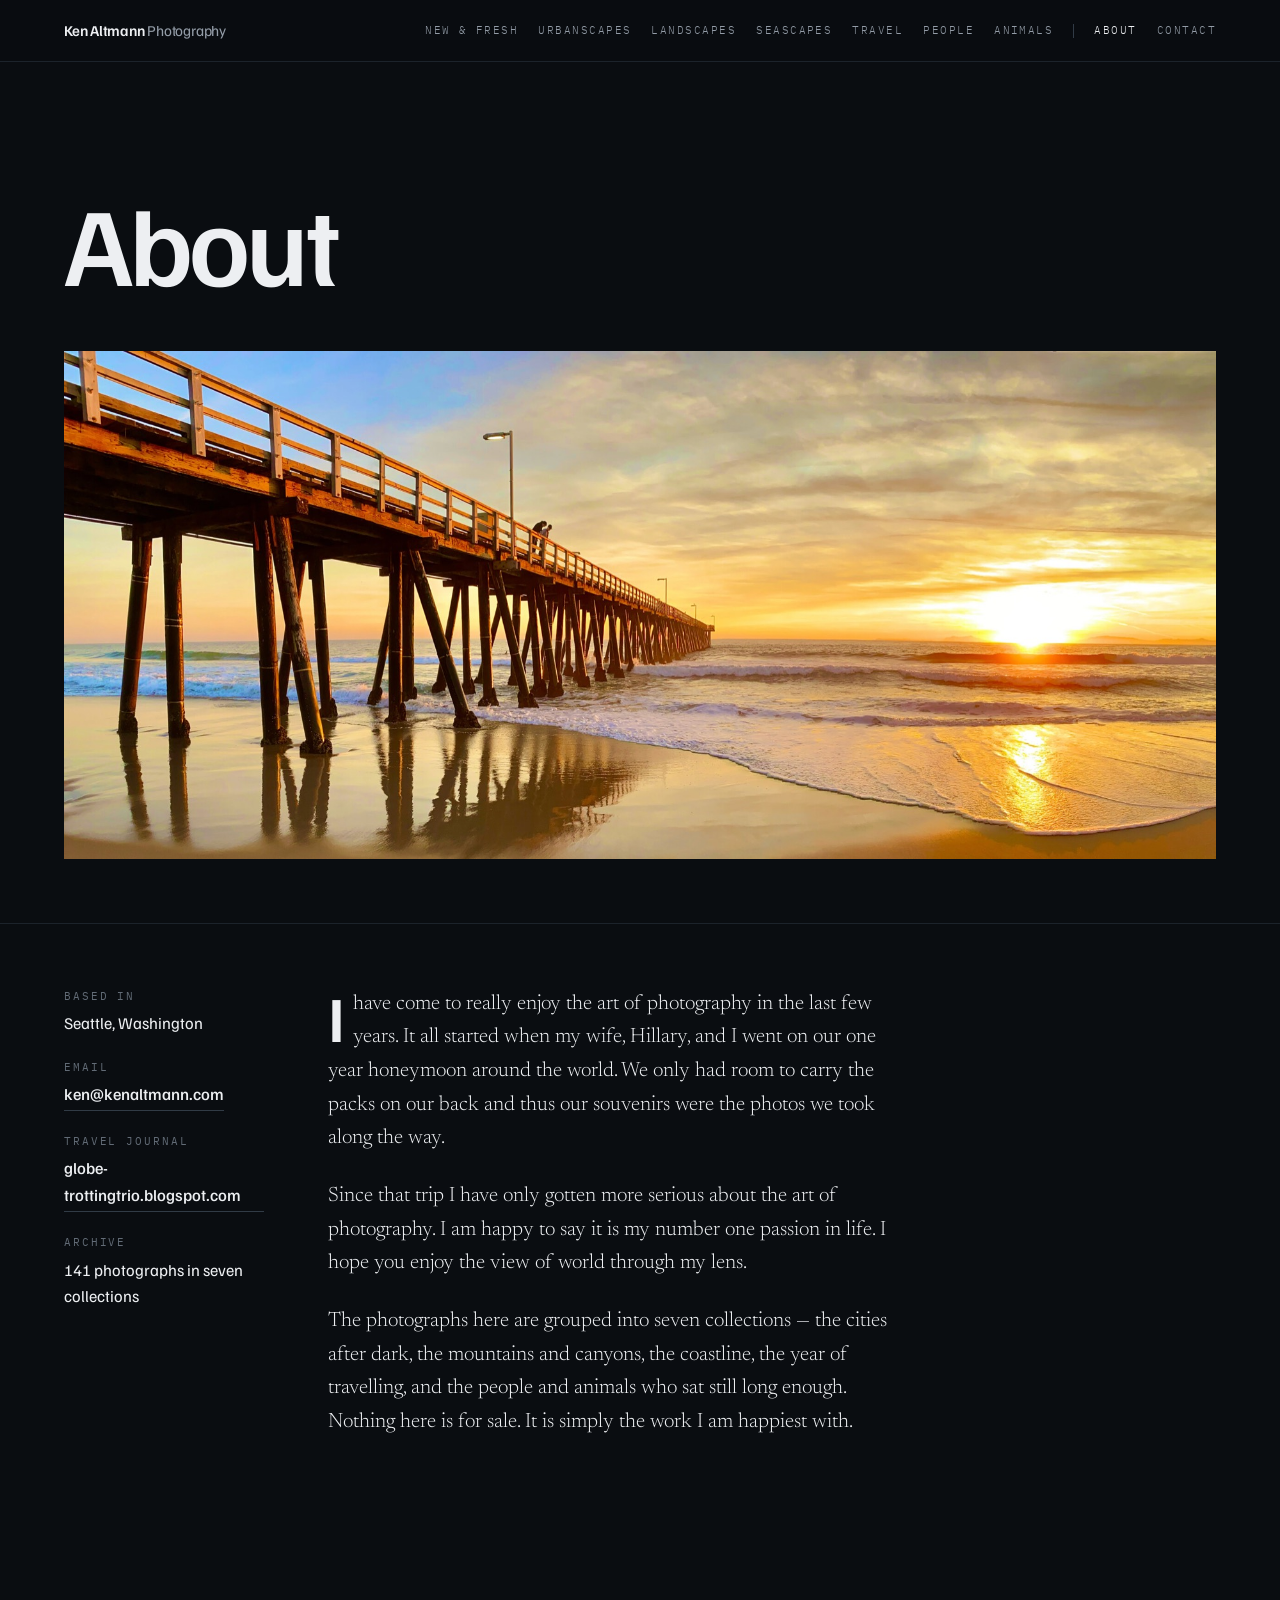
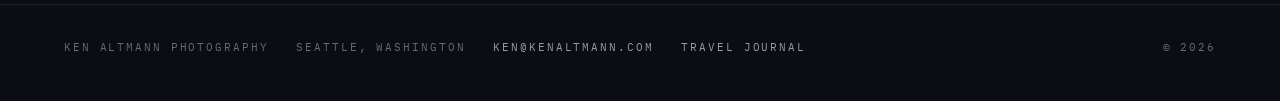
<file: about.html>
<!DOCTYPE html>
<html lang="en">
<head>
<meta charset="utf-8">
<meta name="viewport" content="width=device-width, initial-scale=1">
<title>About — Ken Altmann Photography</title>
<meta name="description" content="Ken Altmann is a photographer in Seattle, Washington. It started on a one year honeymoon around the world, when the photographs were the only souvenirs.">
<link rel="preconnect" href="https://fonts.googleapis.com">
<link rel="preconnect" href="https://fonts.gstatic.com" crossorigin>
<link href="https://fonts.googleapis.com/css2?family=Familjen+Grotesk:wght@400..700&family=IBM+Plex+Mono:wght@400;500&family=Newsreader:ital,opsz,wght@0,6..72,200..600;1,6..72,200..600&display=swap" rel="stylesheet">
<link rel="stylesheet" href="assets/site.css">
</head>
<body data-page="about">

<a class="skip" href="#main">Skip to the text</a>

<main id="main">

  <header class="page-head wrap">
    <h1 class="headline page-title">About</h1>
  </header>

  <div class="wrap">
    <figure class="portrait-plate">
      <img src="images/seascapes/06 - Pier to Heaven.jpg"
           alt="A pier reaching out into still water under a wide sky"
           width="1800" height="794" loading="eager" decoding="async">
    </figure>
  </div>

  <section class="essay wrap">
    <aside class="facts">
      <div class="fact">
        <span class="mono">Based in</span>
        <p>Seattle, Washington</p>
      </div>
      <div class="fact">
        <span class="mono">Email</span>
        <a href="mailto:ken@kenaltmann.com">ken@kenaltmann.com</a>
      </div>
      <div class="fact">
        <span class="mono">Travel journal</span>
        <a href="https://globe-trottingtrio.blogspot.com/" target="_blank" rel="noopener">globe-trottingtrio.blogspot.com</a>
      </div>
      <div class="fact">
        <span class="mono">Archive</span>
        <p>141 photographs in seven collections</p>
      </div>
    </aside>

    <div class="essay-body">
      <p>
        I have come to really enjoy the art of photography in the last few years.
        It all started when my wife, Hillary, and I went on our one year honeymoon
        around the world. We only had room to carry the packs on our back and thus
        our souvenirs were the photos we took along the way.
      </p>
      <p>
        Since that trip I have only gotten more serious about the art of
        photography. I am happy to say it is my number one passion in life.
        I hope you enjoy the view of world through my lens.
      </p>
      <p>
        The photographs here are grouped into seven collections — the cities after
        dark, the mountains and canyons, the coastline, the year of travelling, and
        the people and animals who sat still long enough. Nothing here is for sale.
        It is simply the work I am happiest with.
      </p>
    </div>
  </section>

</main>

<div data-footer></div>

<script src="assets/photos.js"></script>
<script src="assets/site.js"></script>
</body>
</html>
</file>
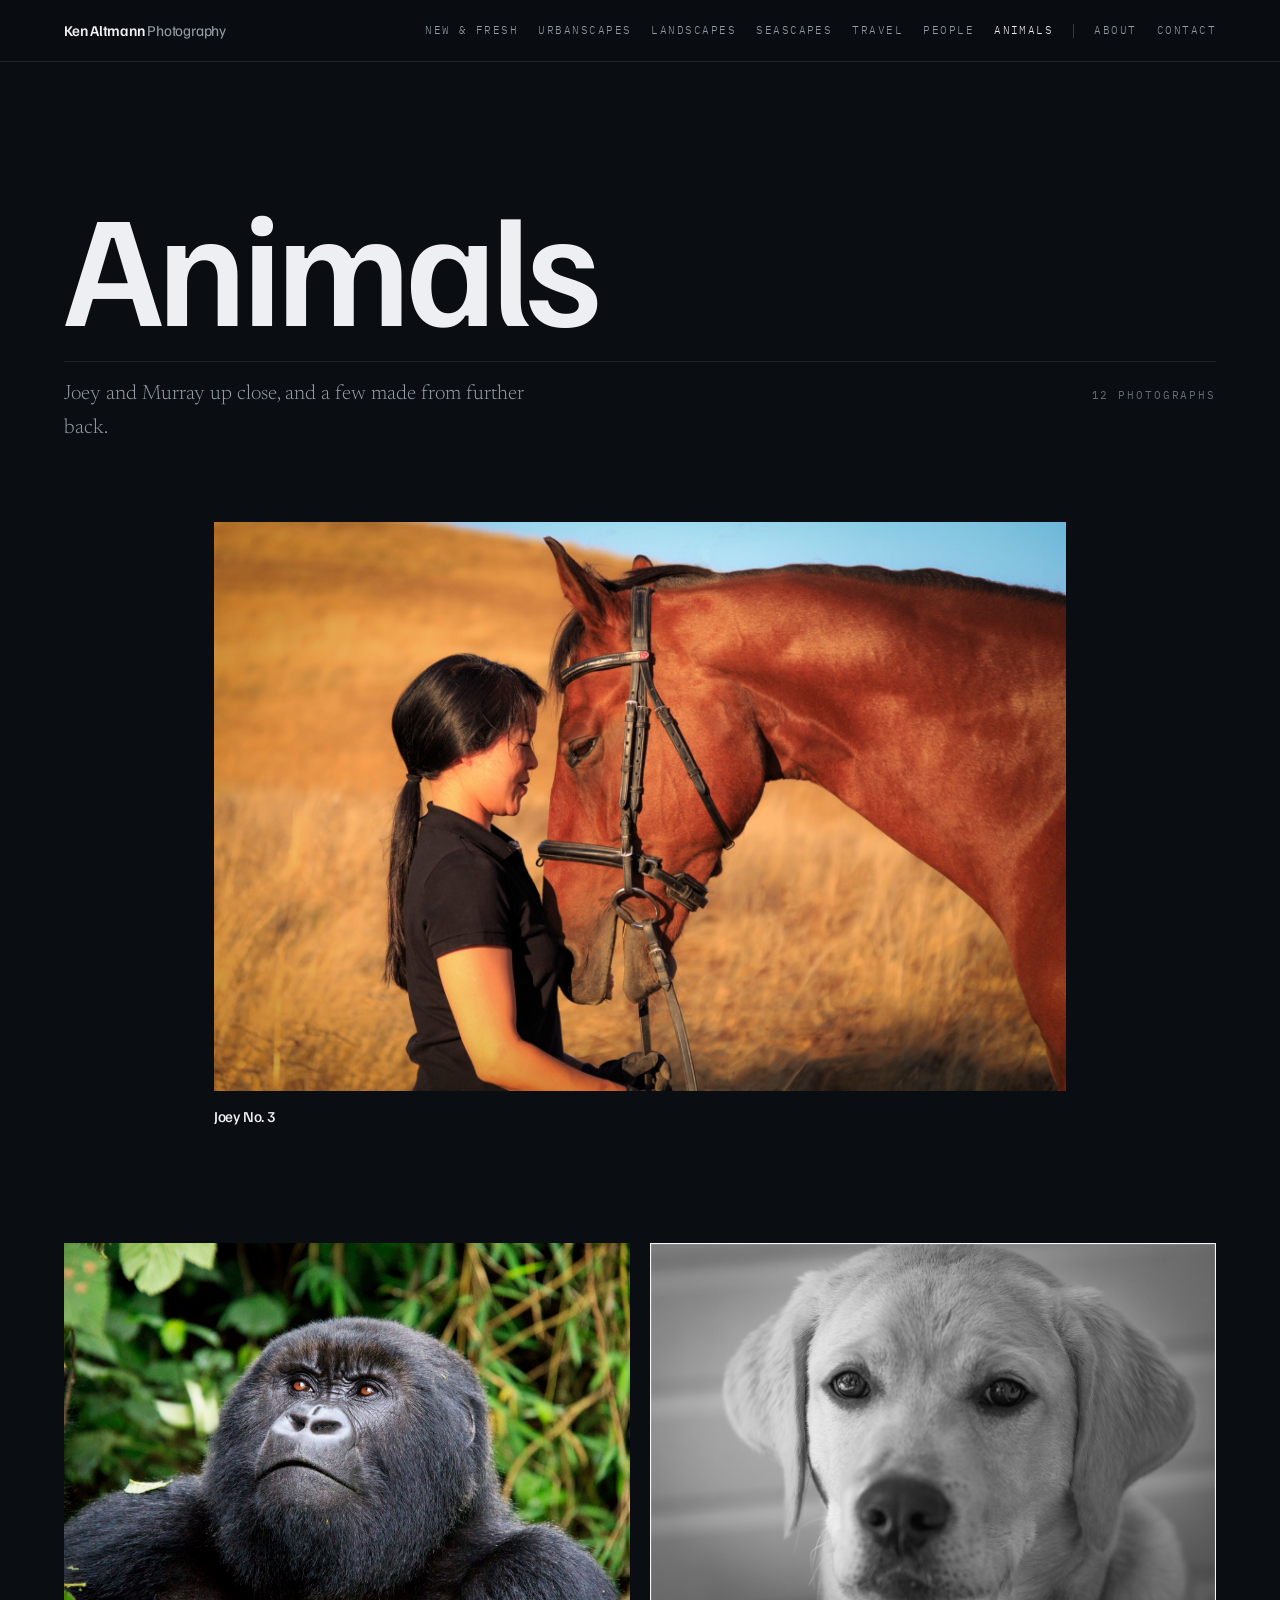
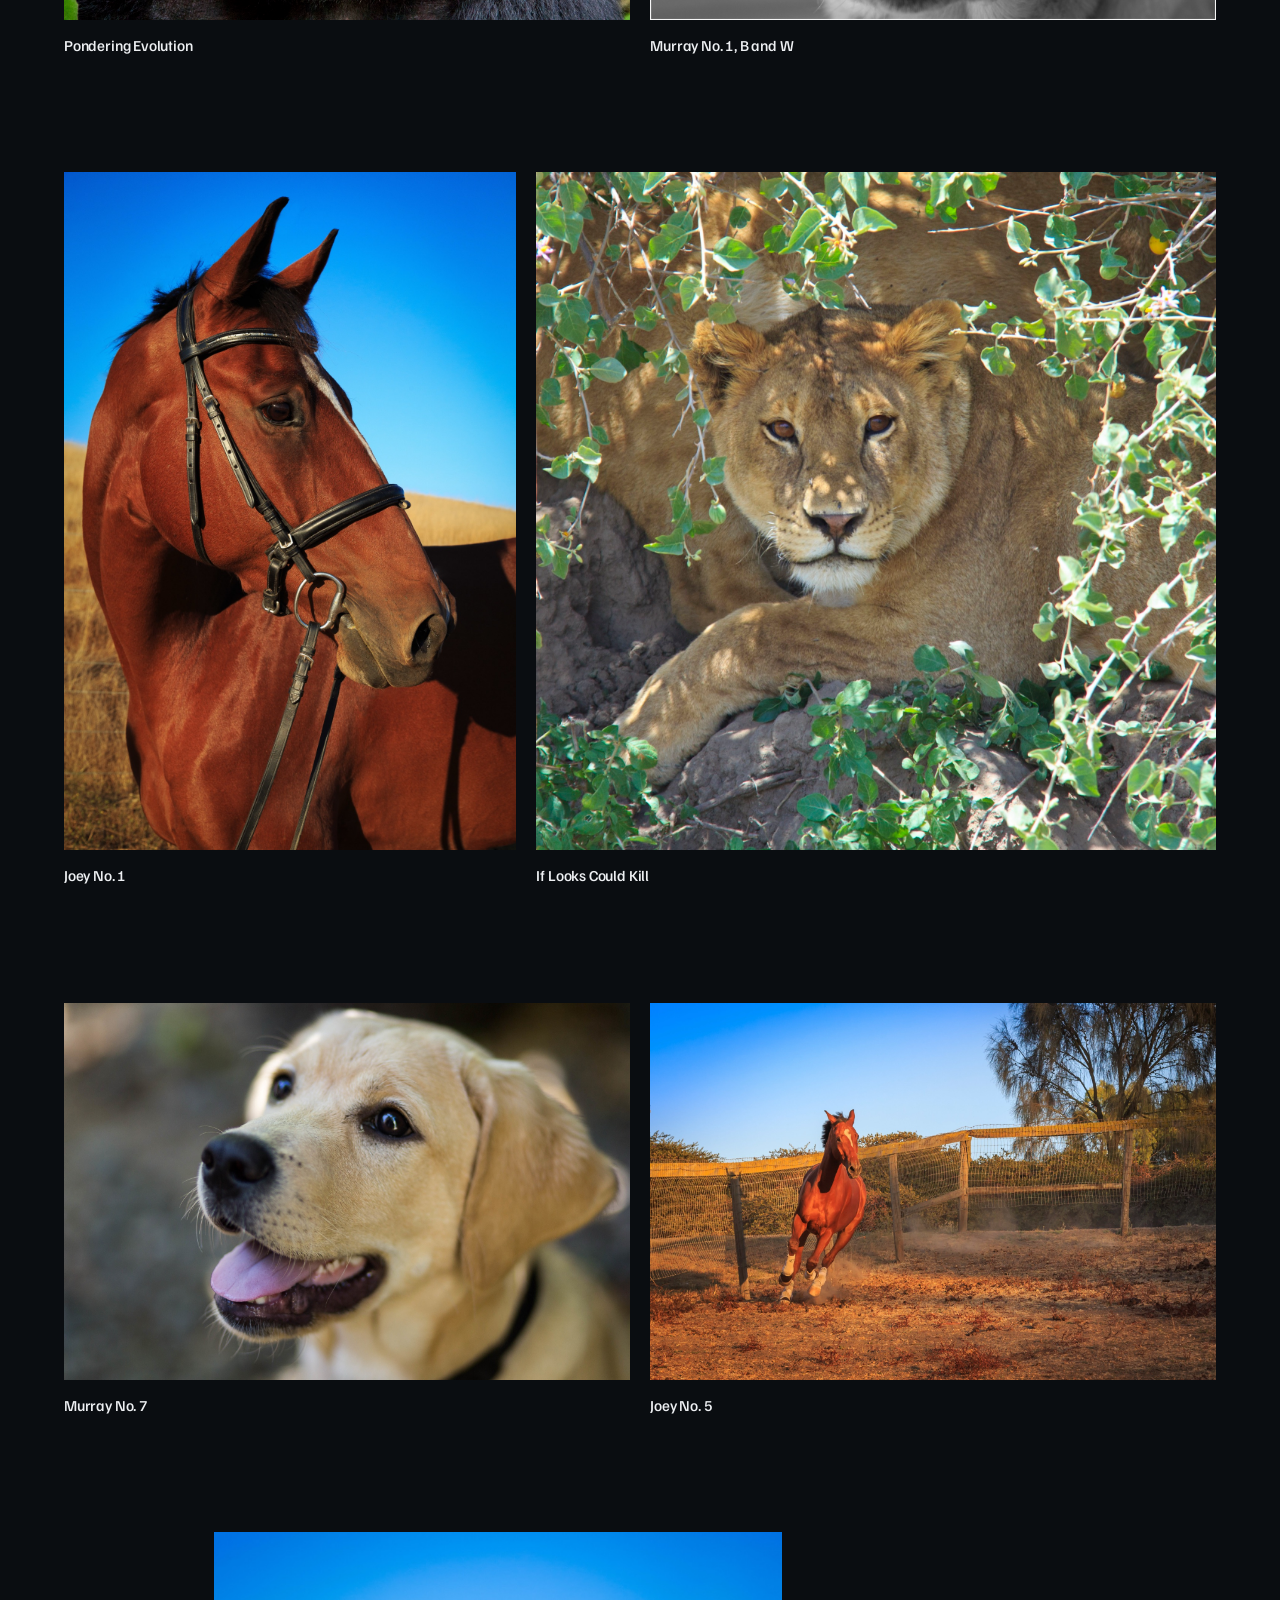
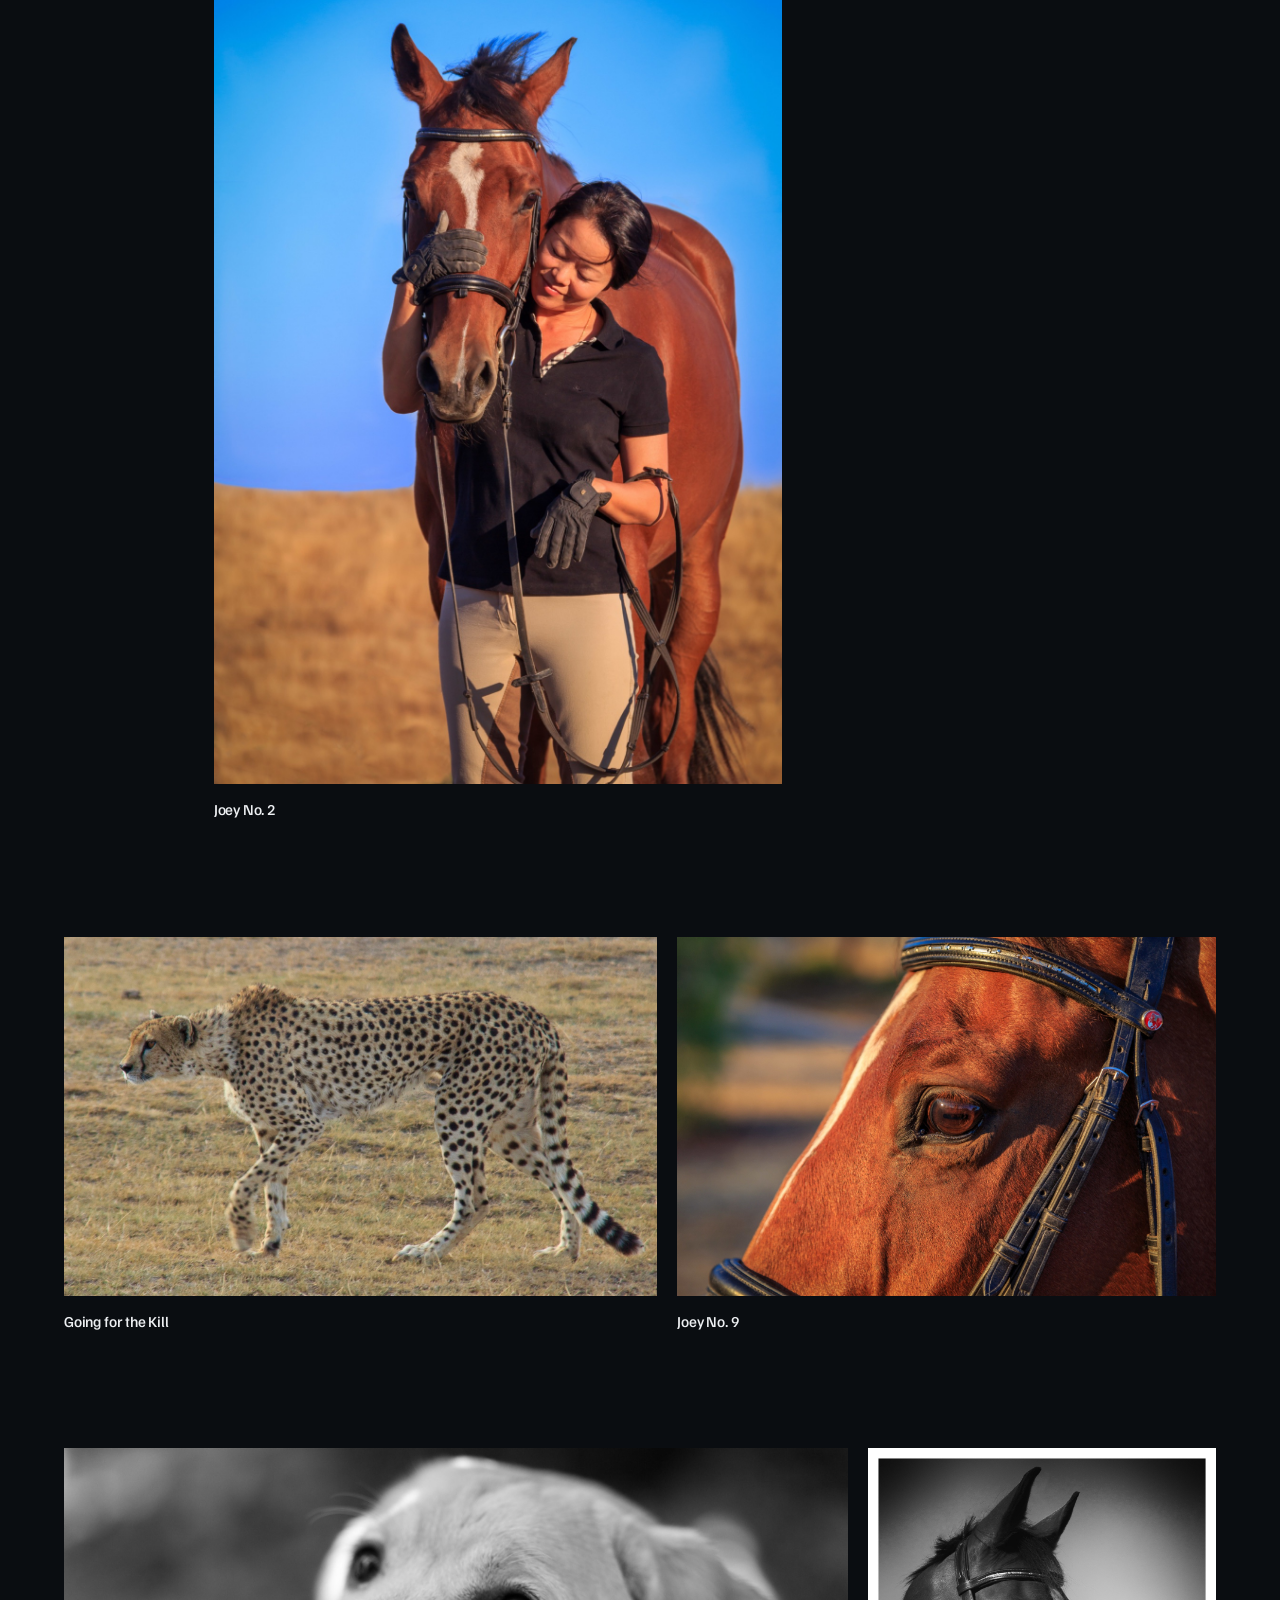
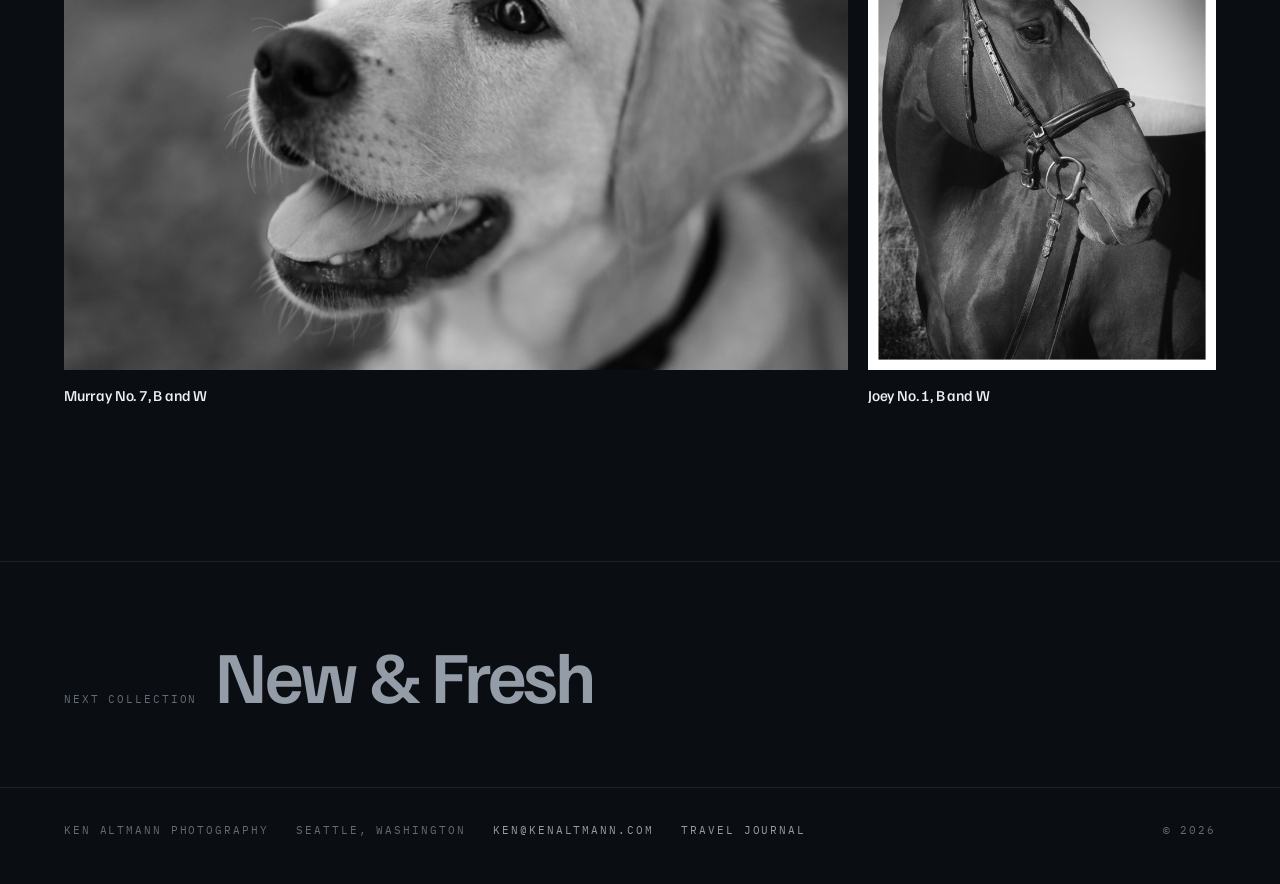
<file: animals.html>
<!DOCTYPE html>
<html lang="en">
<head>
<meta charset="utf-8">
<meta name="viewport" content="width=device-width, initial-scale=1">
<title>Animals — Ken Altmann Photography</title>
<meta name="description" content="Animal portraits by Ken Altmann, from the family dogs to a gorilla and a lion.">
<link rel="preconnect" href="https://fonts.googleapis.com">
<link rel="preconnect" href="https://fonts.gstatic.com" crossorigin>
<link href="https://fonts.googleapis.com/css2?family=Familjen+Grotesk:wght@400..700&family=IBM+Plex+Mono:wght@400;500&family=Newsreader:ital,opsz,wght@0,6..72,200..600;1,6..72,200..600&display=swap" rel="stylesheet">
<link rel="stylesheet" href="assets/site.css">
</head>
<body data-page="animals">

<a class="skip" href="#main">Skip to the photographs</a>

<main id="main">

  <header class="collection-head wrap">
    <h1 class="headline collection-title">Animals</h1>
    <div class="collection-meta">
      <p class="collection-blurb" data-blurb></p>
      <span class="mono" data-count></span>
    </div>
  </header>

  <div class="hang wrap" data-gallery="animals"></div>

  <section class="onward wrap" data-onward aria-label="Next collection"></section>

</main>

<div data-footer></div>

<script src="assets/photos.js"></script>
<script src="assets/site.js"></script>
</body>
</html>
</file>
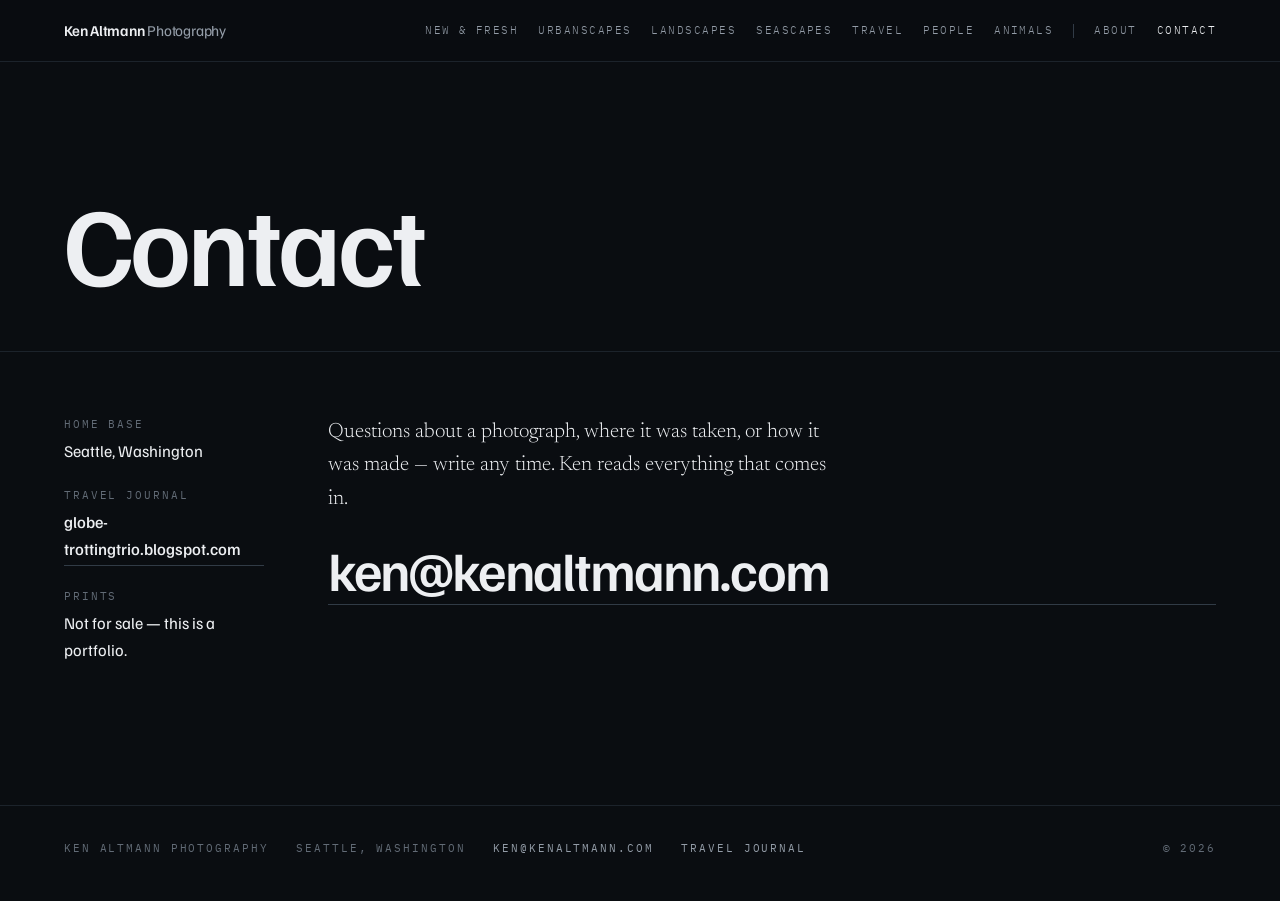
<file: contact.html>
<!DOCTYPE html>
<html lang="en">
<head>
<meta charset="utf-8">
<meta name="viewport" content="width=device-width, initial-scale=1">
<title>Contact — Ken Altmann Photography</title>
<meta name="description" content="Get in touch with Ken Altmann, photographer, Seattle, Washington.">
<link rel="preconnect" href="https://fonts.googleapis.com">
<link rel="preconnect" href="https://fonts.gstatic.com" crossorigin>
<link href="https://fonts.googleapis.com/css2?family=Familjen+Grotesk:wght@400..700&family=IBM+Plex+Mono:wght@400;500&family=Newsreader:ital,opsz,wght@0,6..72,200..600;1,6..72,200..600&display=swap" rel="stylesheet">
<link rel="stylesheet" href="assets/site.css">
</head>
<body data-page="contact">

<a class="skip" href="#main">Skip to the details</a>

<main id="main">

  <header class="page-head wrap">
    <h1 class="headline page-title">Contact</h1>
  </header>

  <section class="essay wrap">
    <aside class="facts">
      <div class="fact">
        <span class="mono">Home base</span>
        <p>Seattle, Washington</p>
      </div>
      <div class="fact">
        <span class="mono">Travel journal</span>
        <a href="https://globe-trottingtrio.blogspot.com/" target="_blank" rel="noopener">globe-trottingtrio.blogspot.com</a>
      </div>
      <div class="fact">
        <span class="mono">Prints</span>
        <p>Not for sale — this is a portfolio.</p>
      </div>
    </aside>

    <div class="essay-body">
      <p class="contact-intro">
        Questions about a photograph, where it was taken, or how it was made —
        write any time. Ken reads everything that comes in.
      </p>
      <a class="contact-lead" href="mailto:ken@kenaltmann.com">ken@kenaltmann.com</a>
    </div>
  </section>

</main>

<div data-footer></div>

<script src="assets/photos.js"></script>
<script src="assets/site.js"></script>
</body>
</html>
</file>
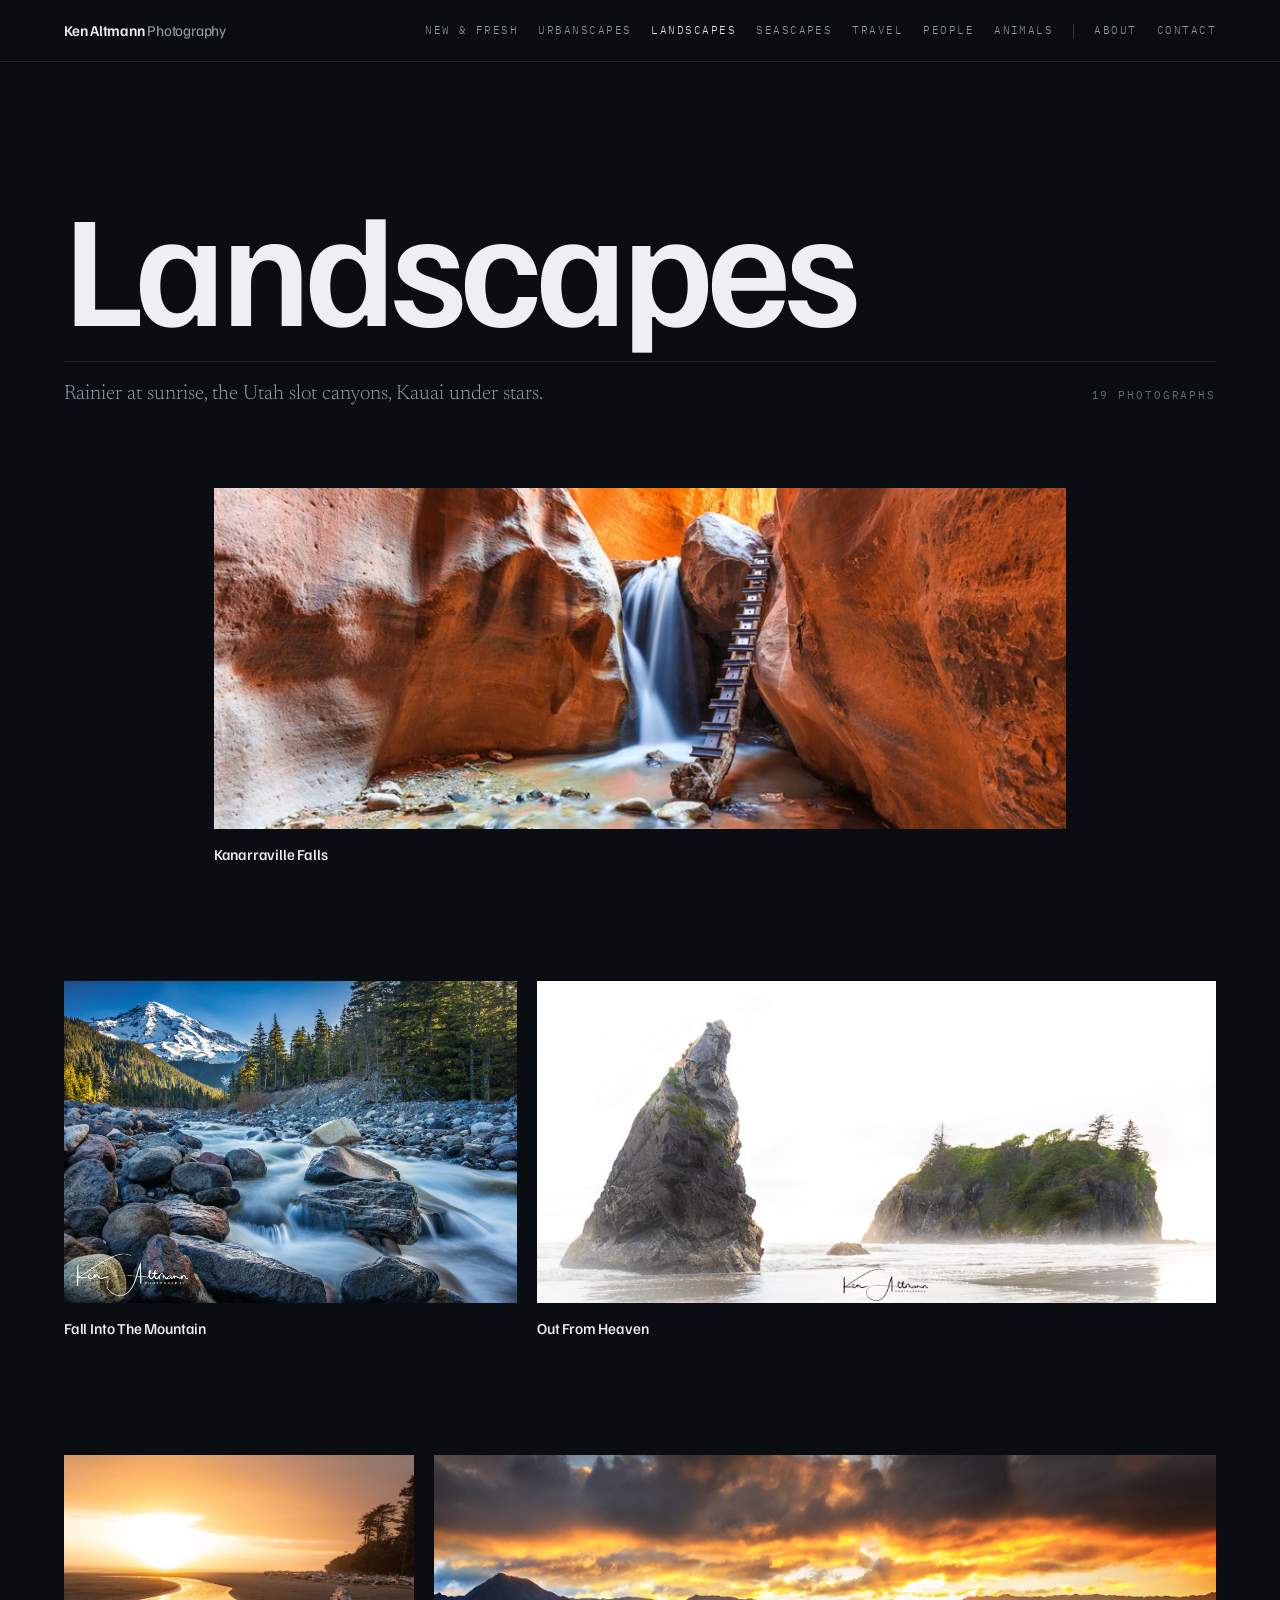
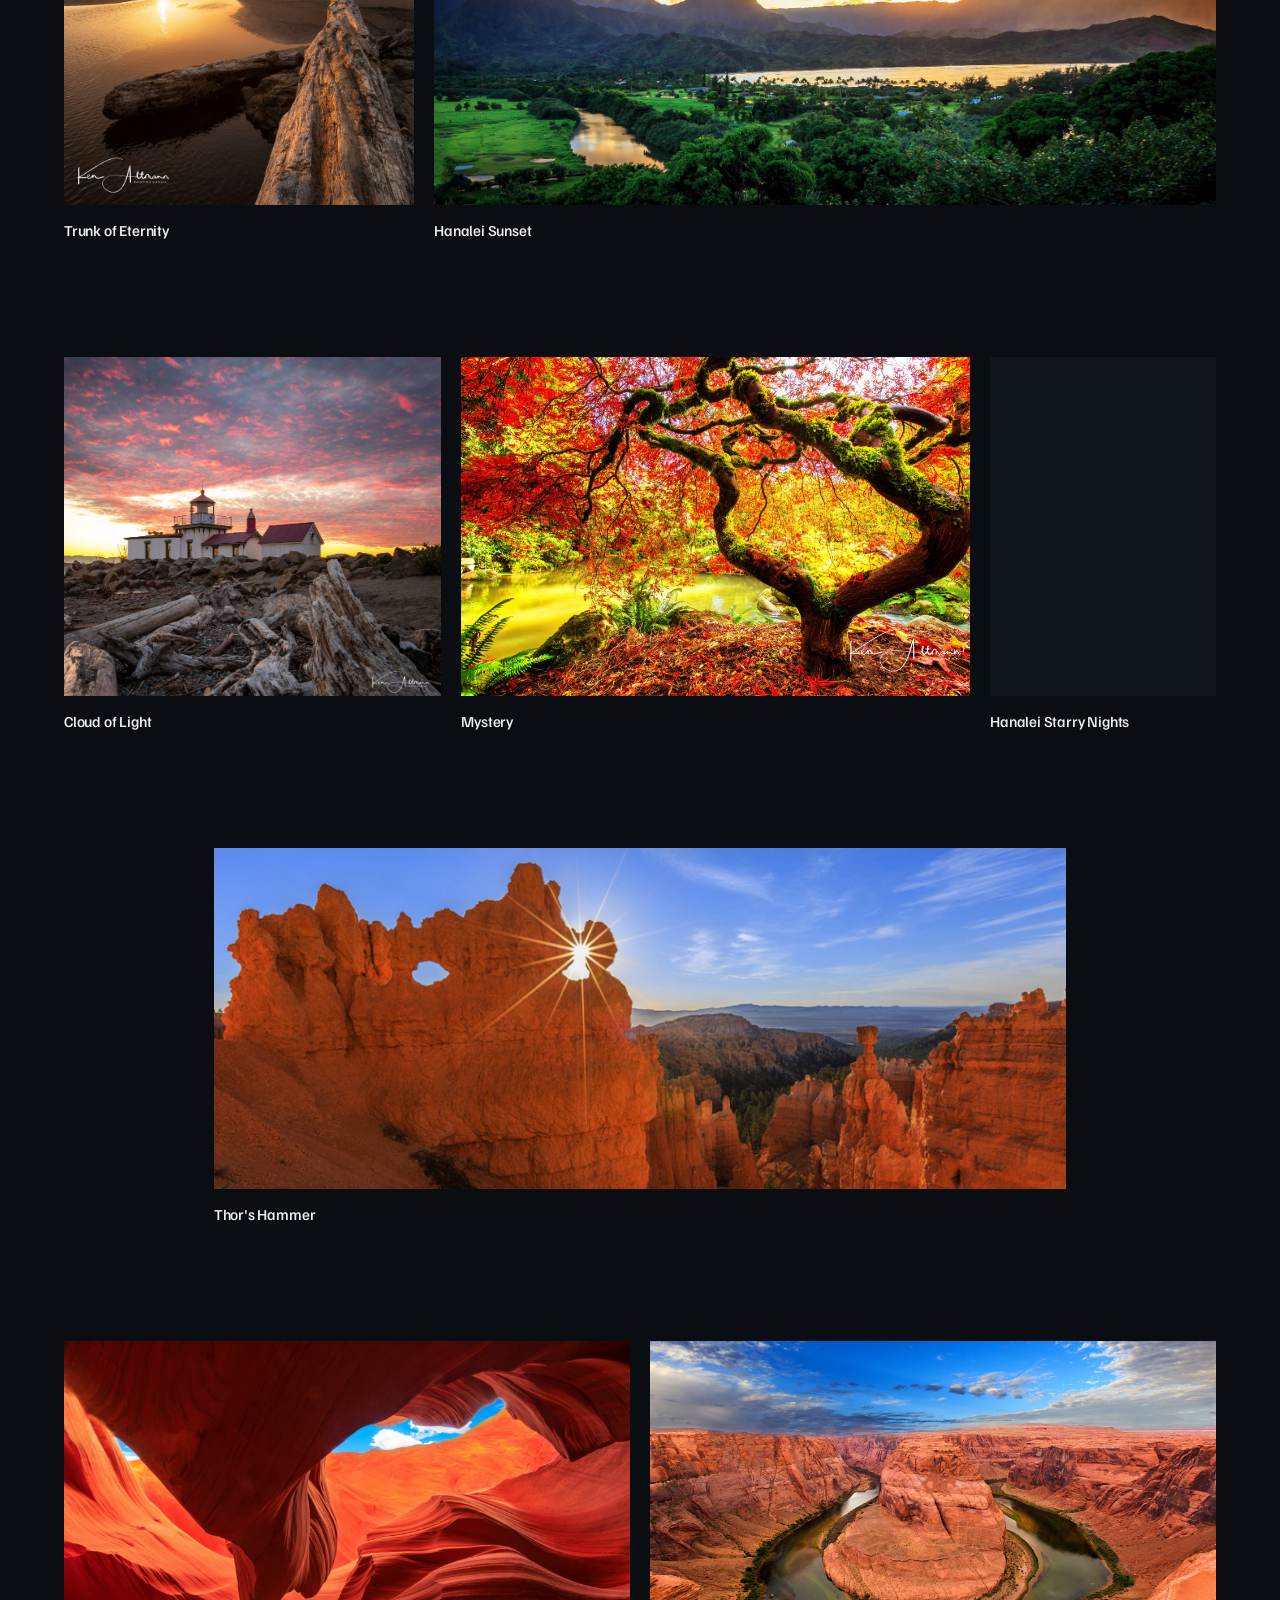
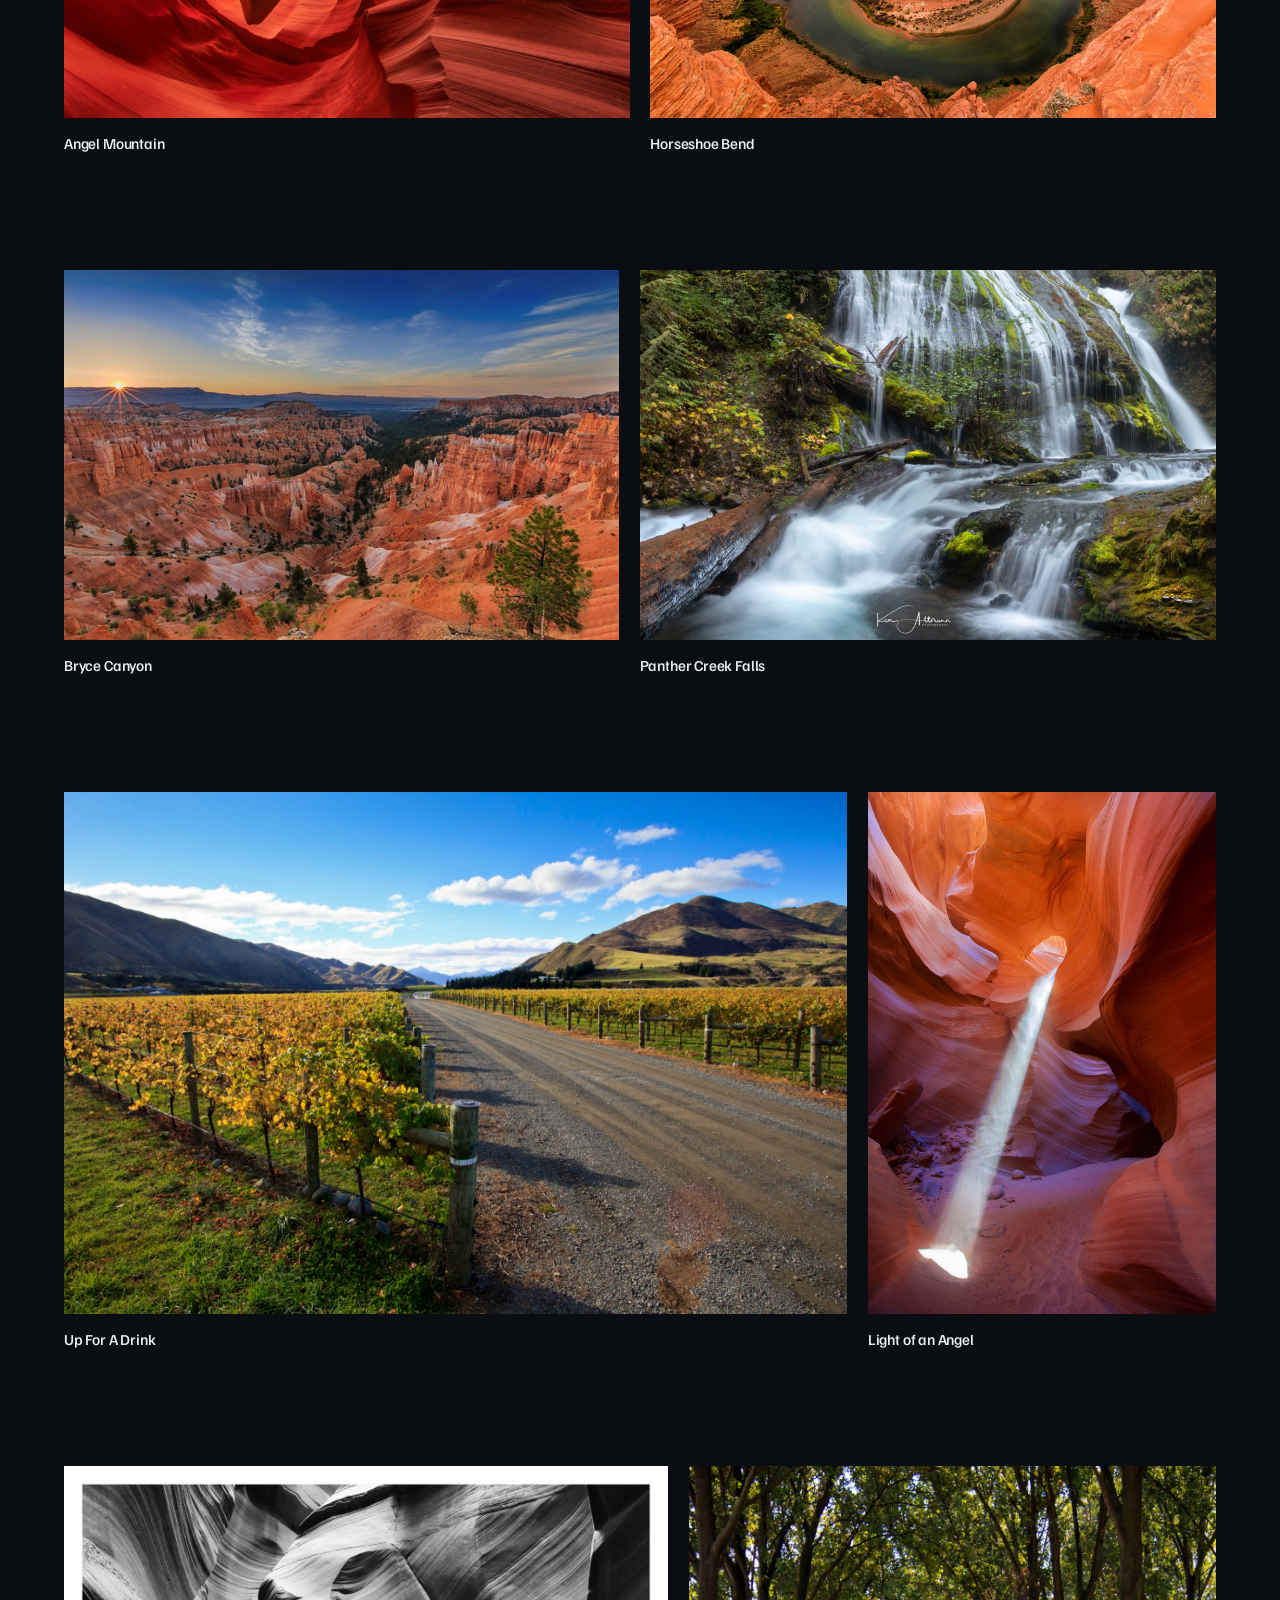
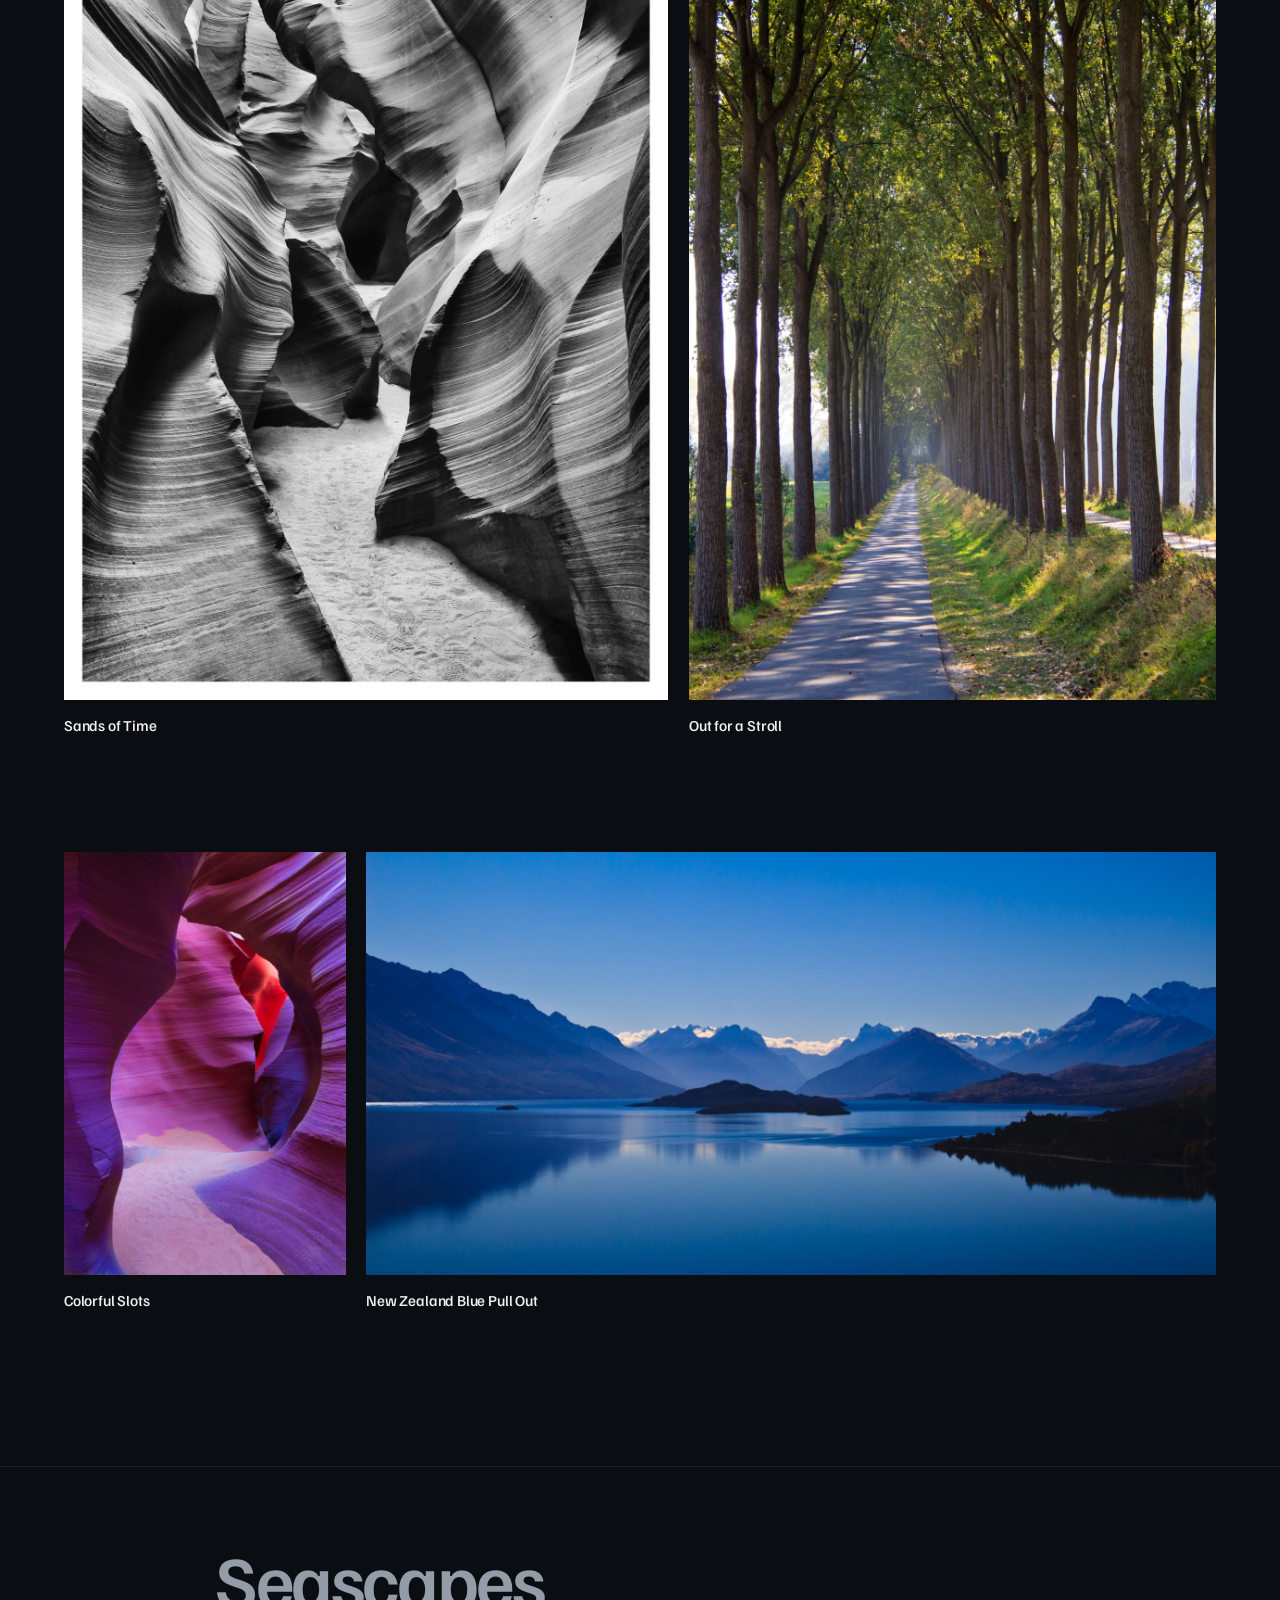
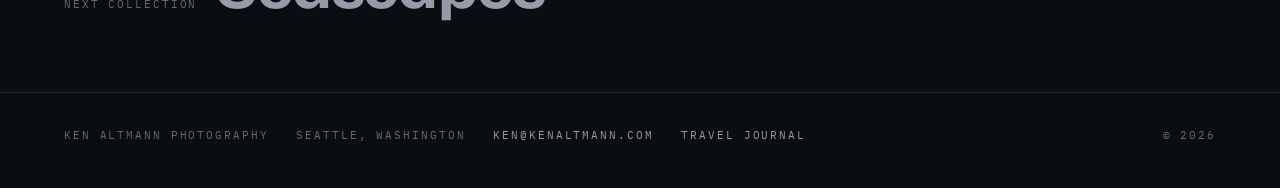
<file: landscapes.html>
<!DOCTYPE html>
<html lang="en">
<head>
<meta charset="utf-8">
<meta name="viewport" content="width=device-width, initial-scale=1">
<title>Landscapes — Ken Altmann Photography</title>
<meta name="description" content="Landscape photography by Ken Altmann — Mount Rainier, the Utah canyons and Kauai.">
<link rel="preconnect" href="https://fonts.googleapis.com">
<link rel="preconnect" href="https://fonts.gstatic.com" crossorigin>
<link href="https://fonts.googleapis.com/css2?family=Familjen+Grotesk:wght@400..700&family=IBM+Plex+Mono:wght@400;500&family=Newsreader:ital,opsz,wght@0,6..72,200..600;1,6..72,200..600&display=swap" rel="stylesheet">
<link rel="stylesheet" href="assets/site.css">
</head>
<body data-page="landscapes">

<a class="skip" href="#main">Skip to the photographs</a>

<main id="main">

  <header class="collection-head wrap">
    <h1 class="headline collection-title">Landscapes</h1>
    <div class="collection-meta">
      <p class="collection-blurb" data-blurb></p>
      <span class="mono" data-count></span>
    </div>
  </header>

  <div class="hang wrap" data-gallery="landscapes"></div>

  <section class="onward wrap" data-onward aria-label="Next collection"></section>

</main>

<div data-footer></div>

<script src="assets/photos.js"></script>
<script src="assets/site.js"></script>
</body>
</html>
</file>
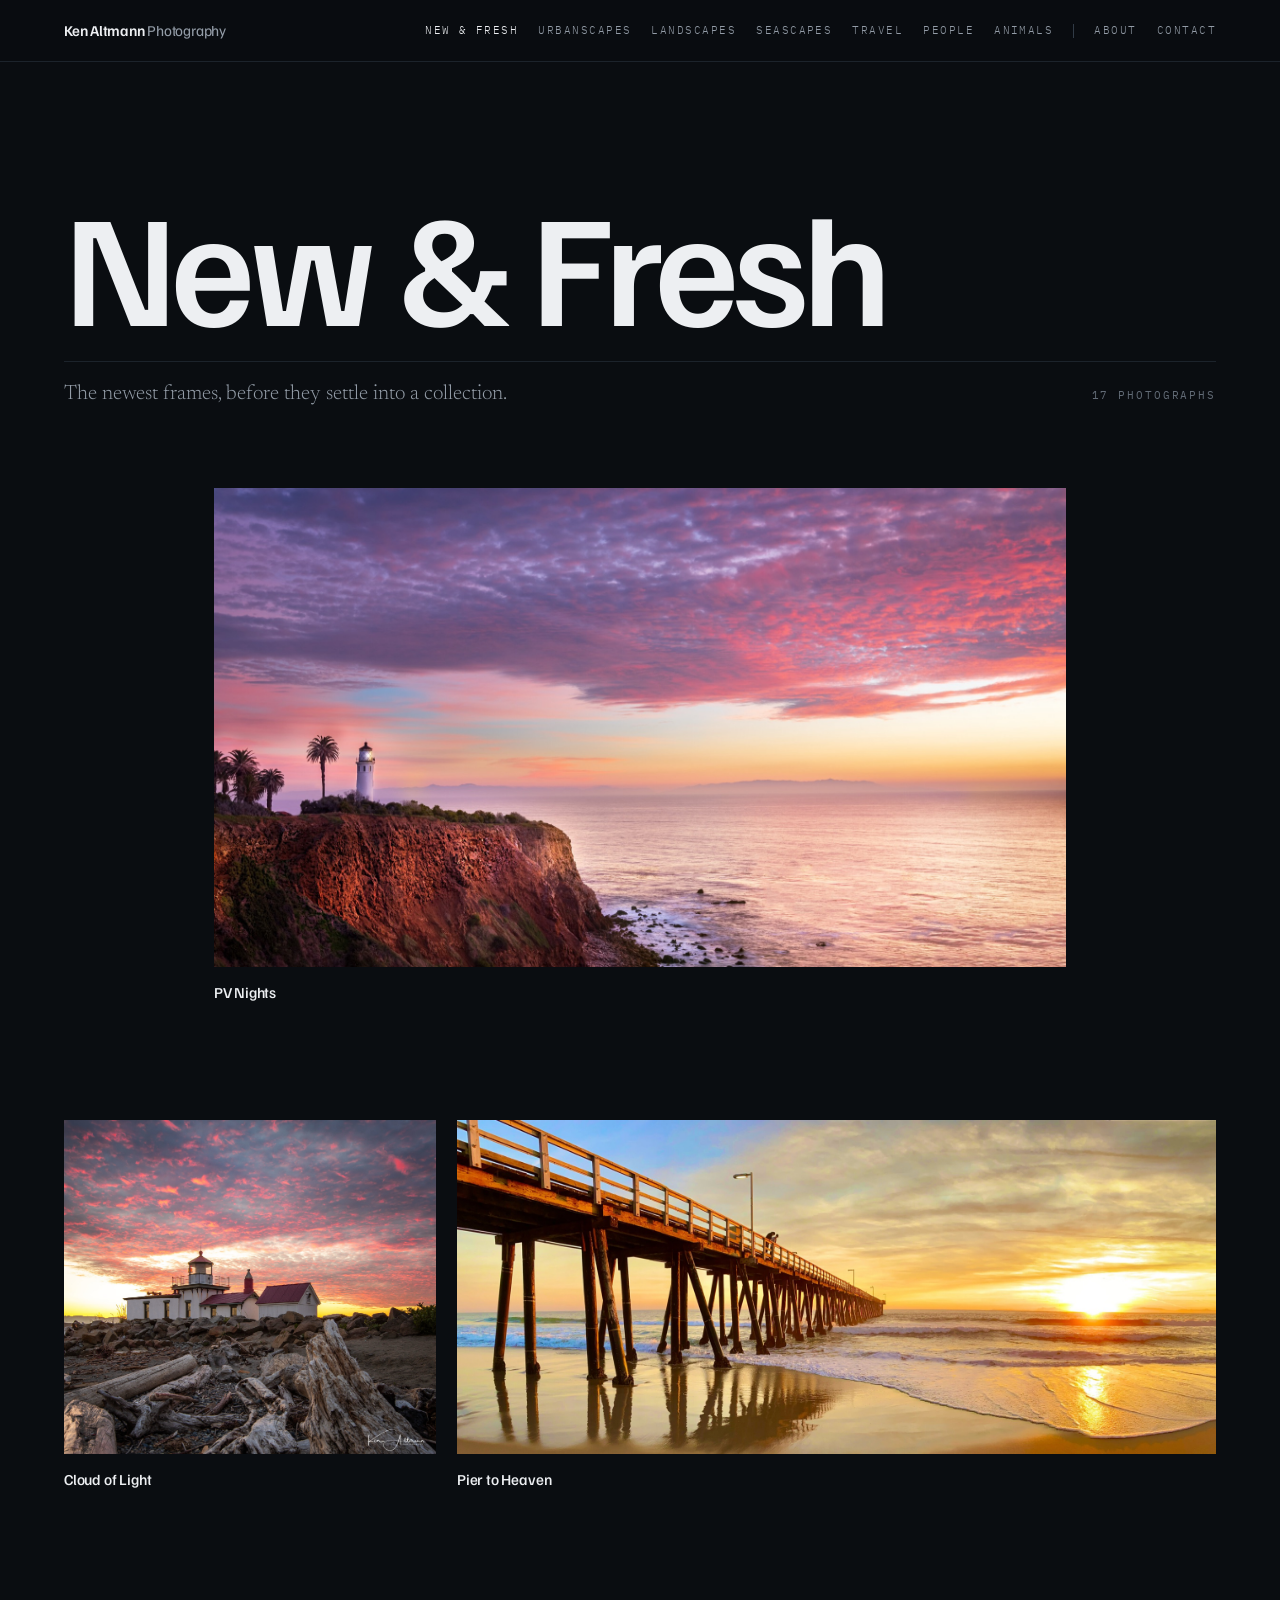
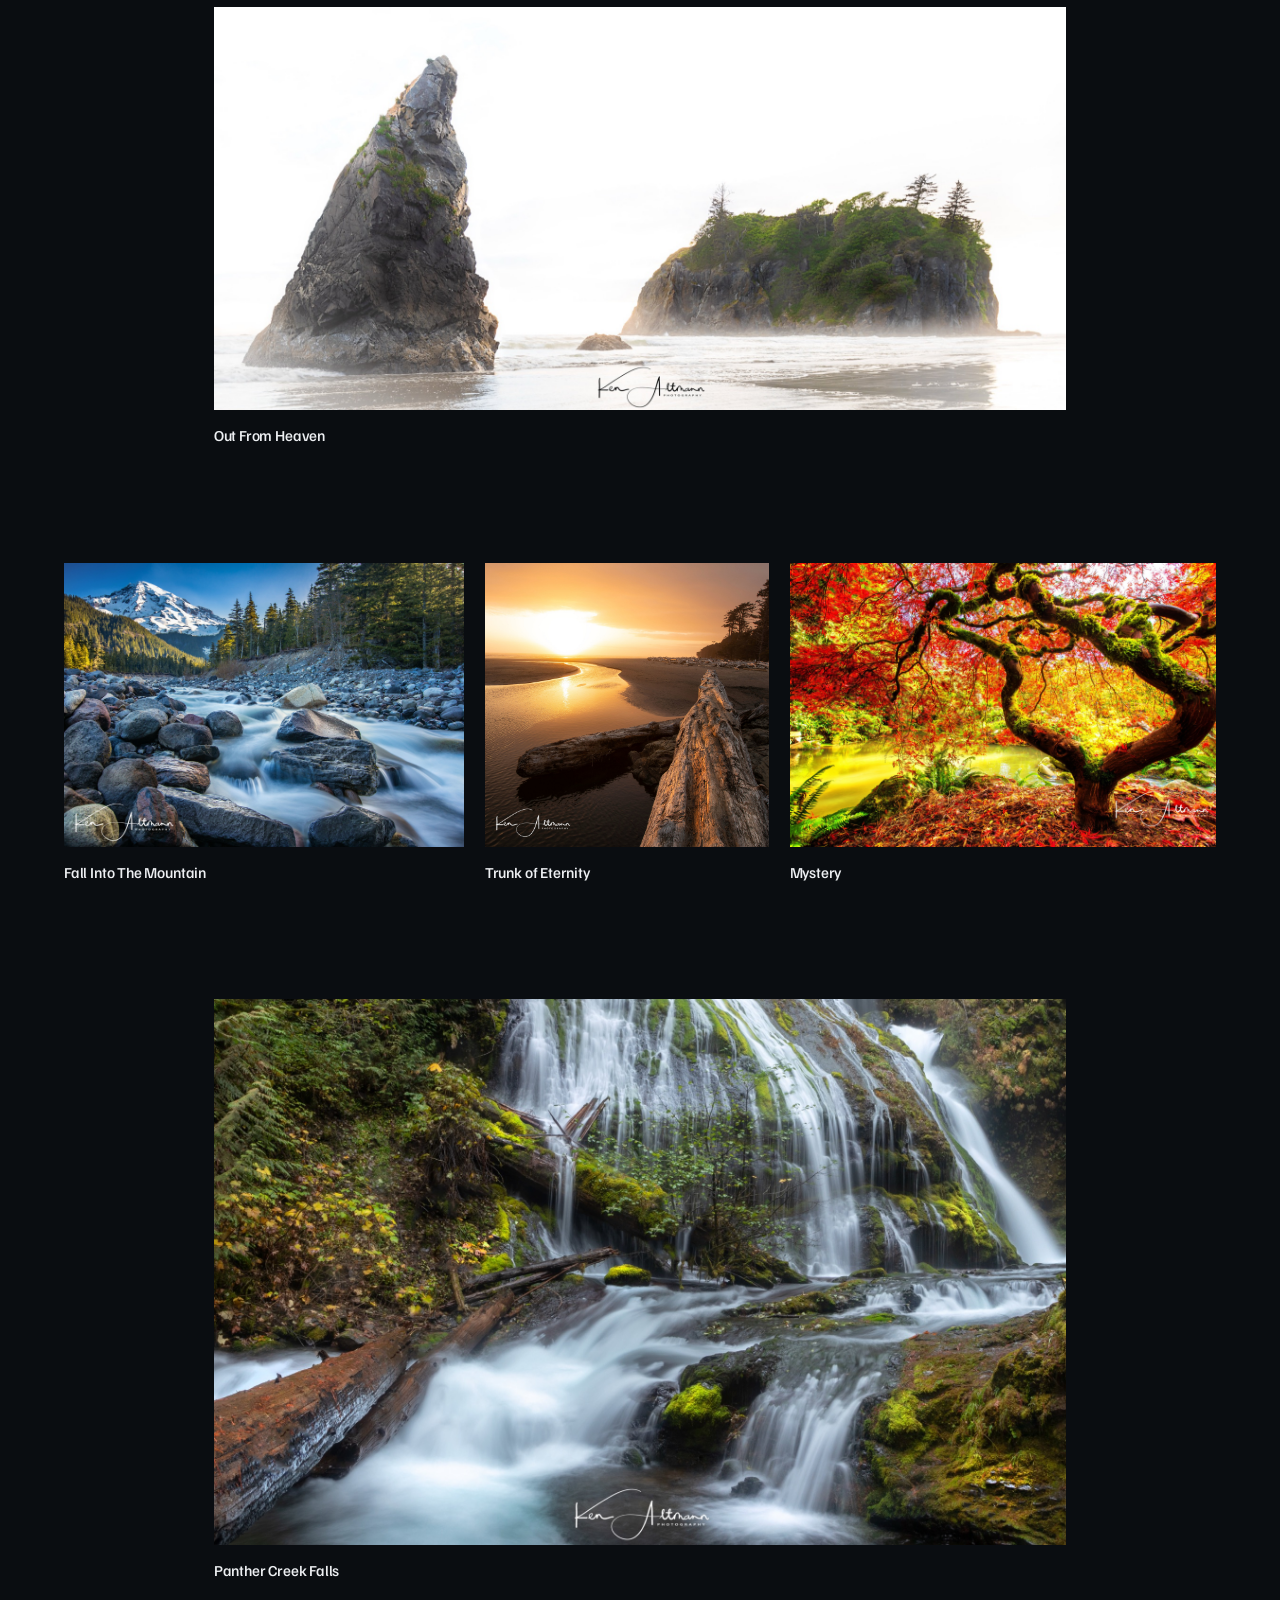
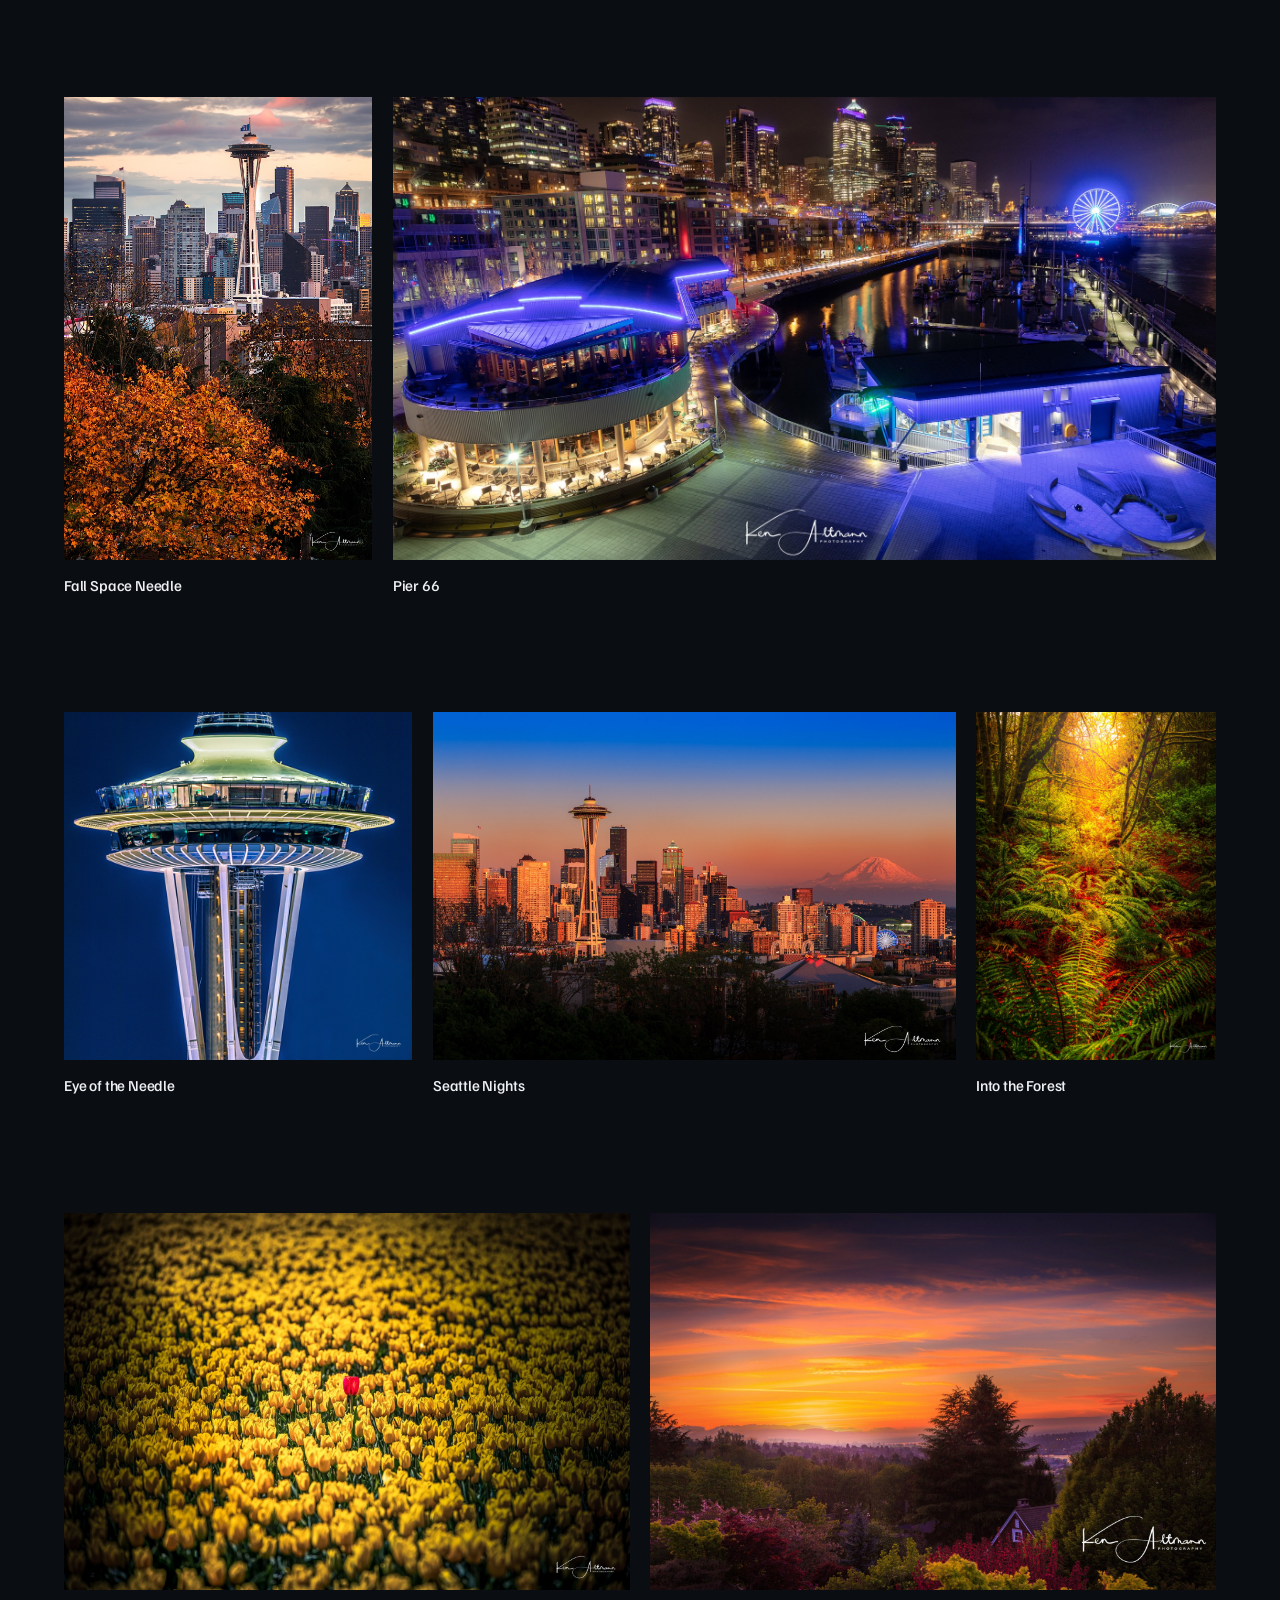
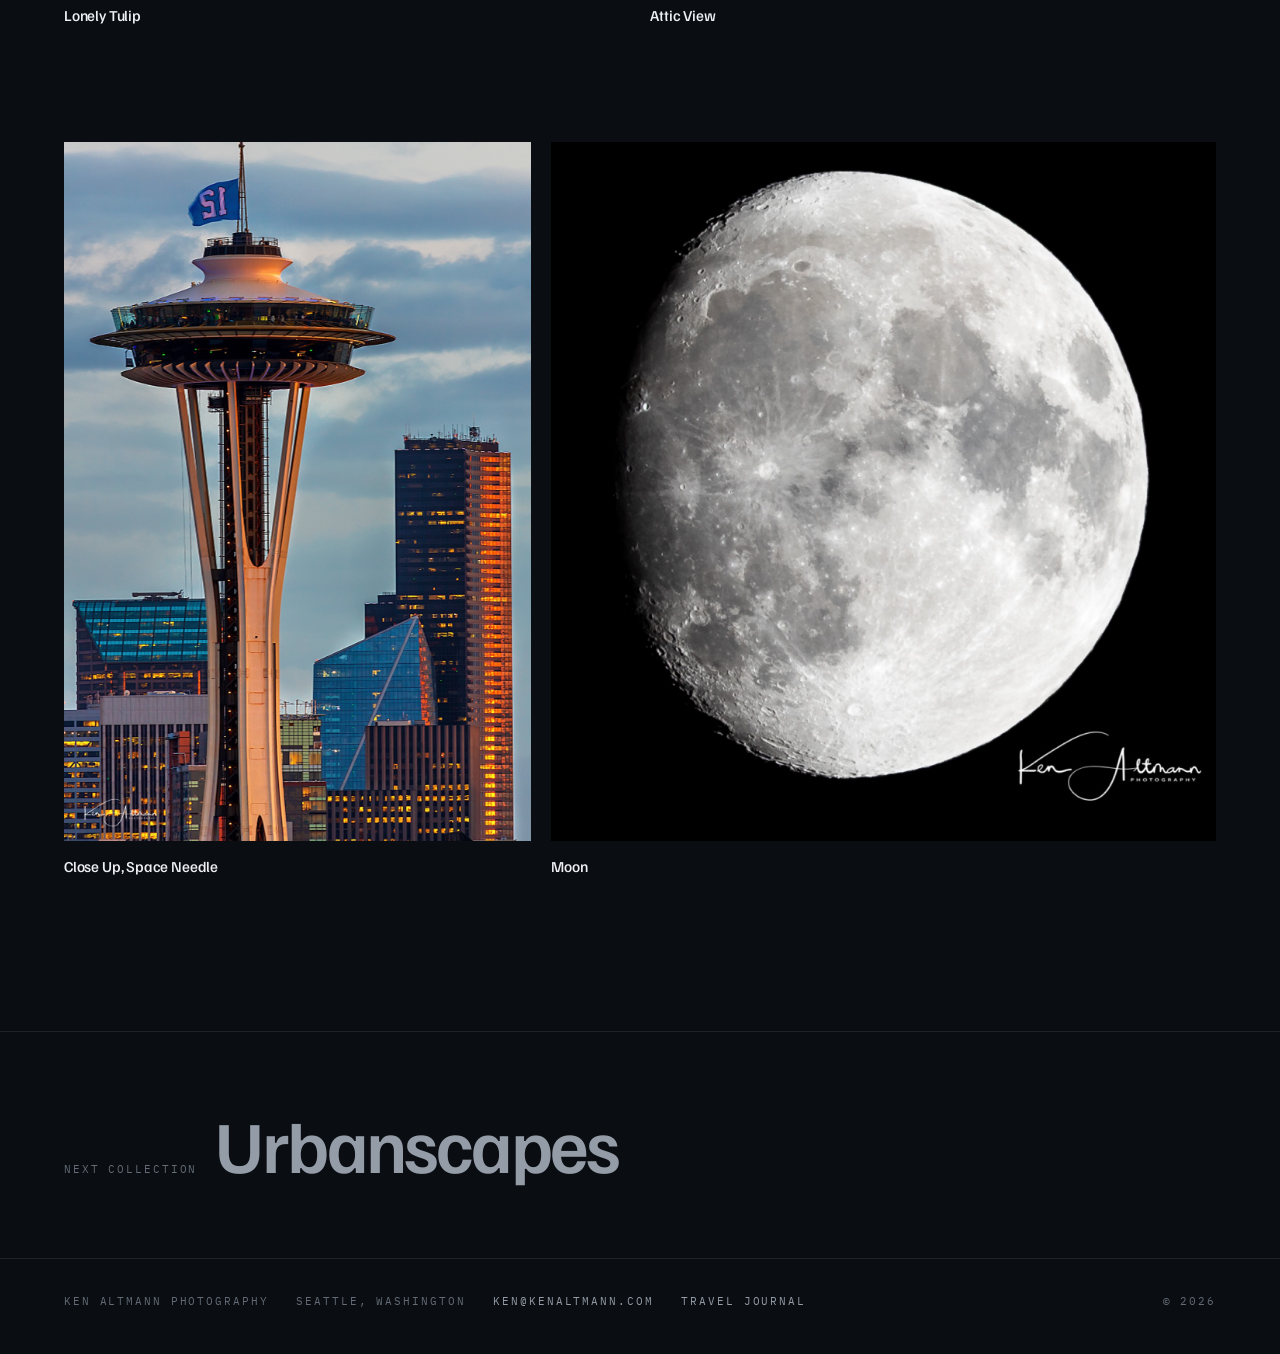
<file: new-and-fresh.html>
<!DOCTYPE html>
<html lang="en">
<head>
<meta charset="utf-8">
<meta name="viewport" content="width=device-width, initial-scale=1">
<title>New &amp; Fresh — Ken Altmann Photography</title>
<meta name="description" content="The newest photographs by Ken Altmann, before they settle into a collection.">
<link rel="preconnect" href="https://fonts.googleapis.com">
<link rel="preconnect" href="https://fonts.gstatic.com" crossorigin>
<link href="https://fonts.googleapis.com/css2?family=Familjen+Grotesk:wght@400..700&family=IBM+Plex+Mono:wght@400;500&family=Newsreader:ital,opsz,wght@0,6..72,200..600;1,6..72,200..600&display=swap" rel="stylesheet">
<link rel="stylesheet" href="assets/site.css">
</head>
<body data-page="new-and-fresh">

<a class="skip" href="#main">Skip to the photographs</a>

<main id="main">

  <header class="collection-head wrap">
    <h1 class="headline collection-title">New &amp; Fresh</h1>
    <div class="collection-meta">
      <p class="collection-blurb" data-blurb></p>
      <span class="mono" data-count></span>
    </div>
  </header>

  <div class="hang wrap" data-gallery="new-and-fresh"></div>

  <section class="onward wrap" data-onward aria-label="Next collection"></section>

</main>

<div data-footer></div>

<script src="assets/photos.js"></script>
<script src="assets/site.js"></script>
</body>
</html>
</file>
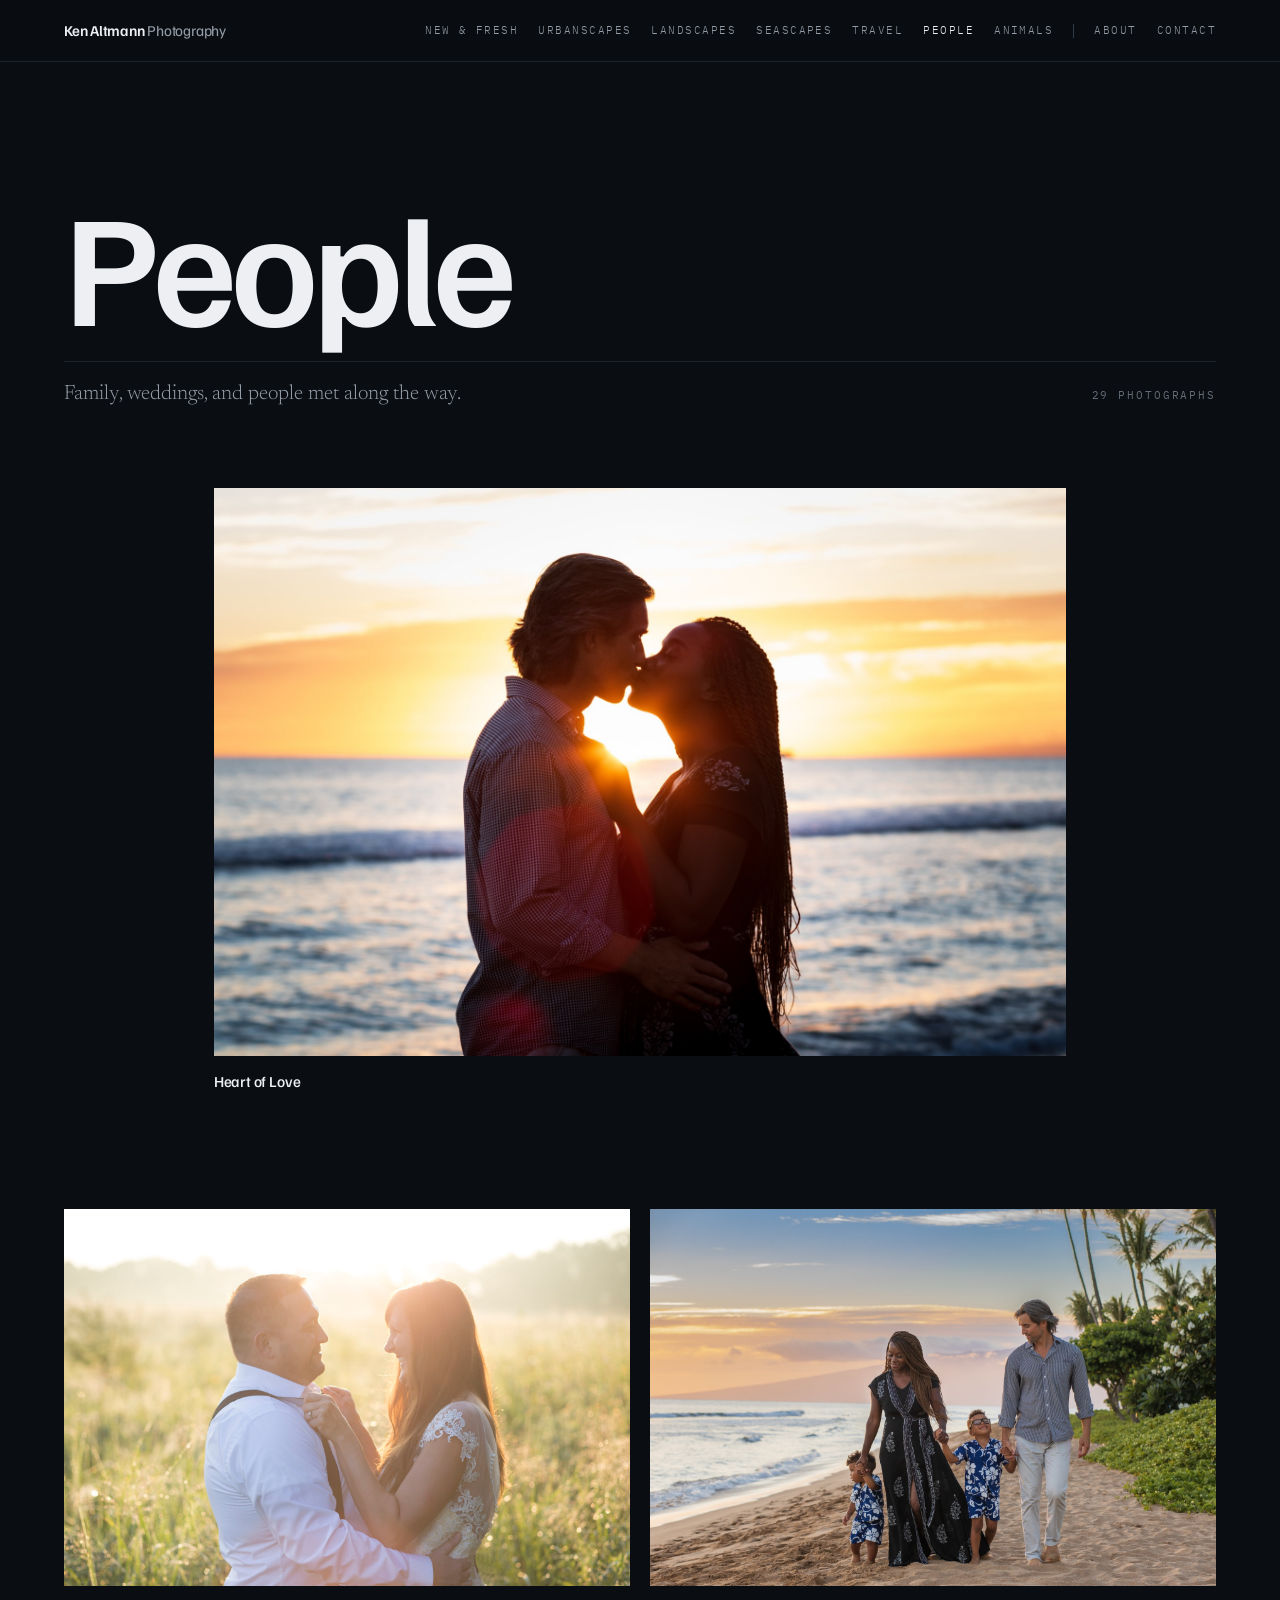
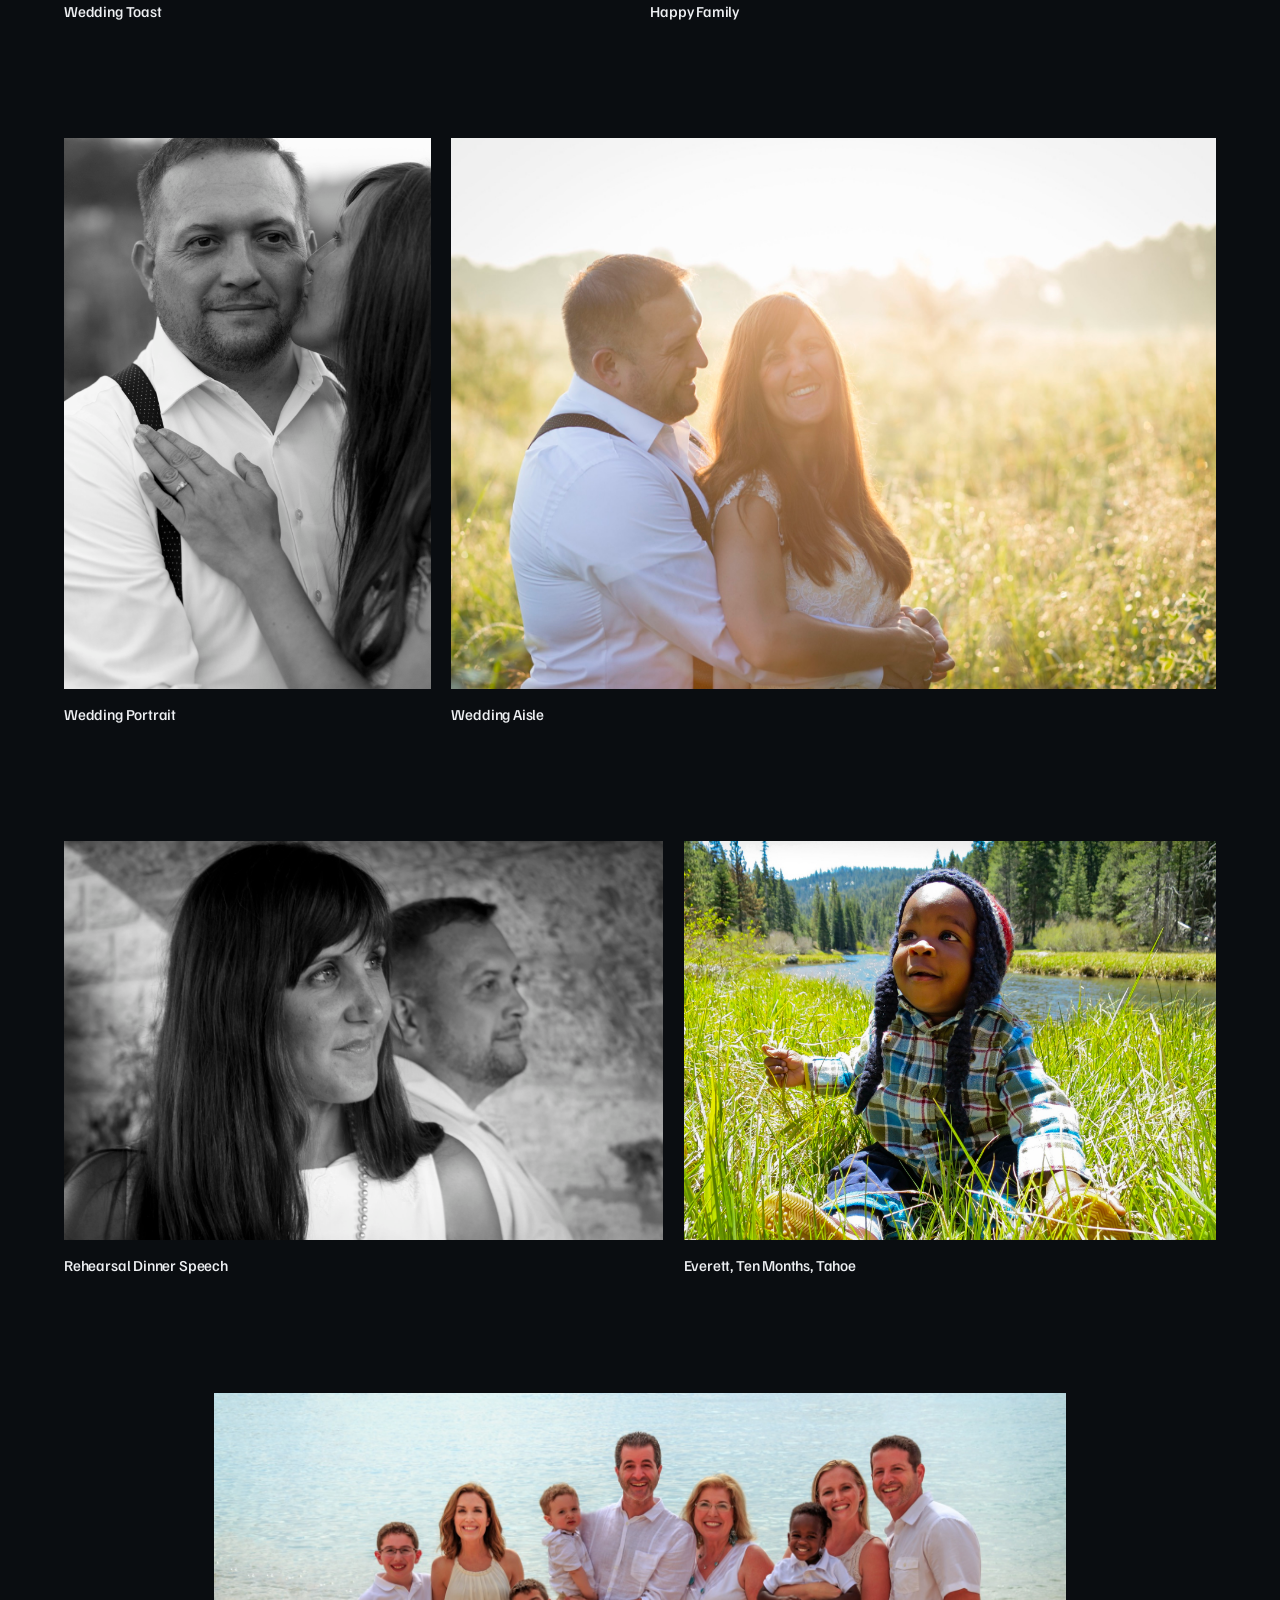
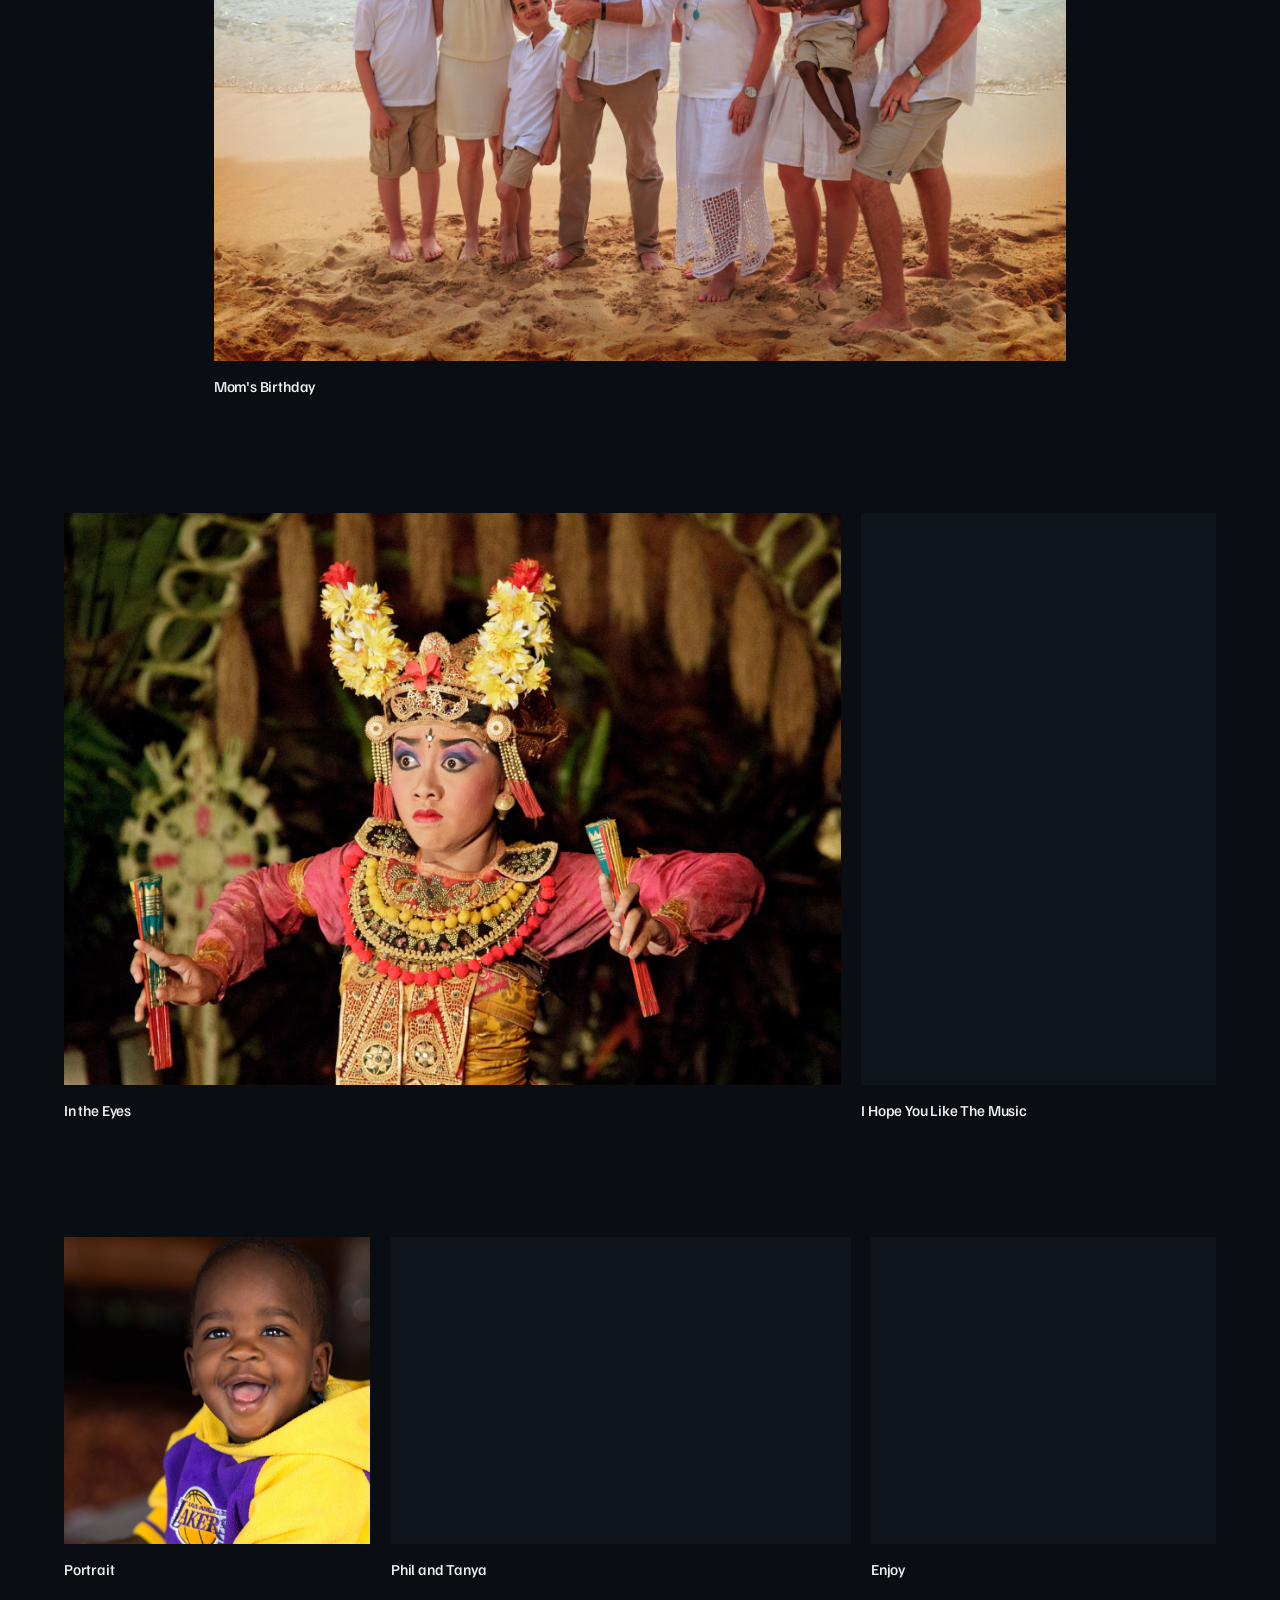
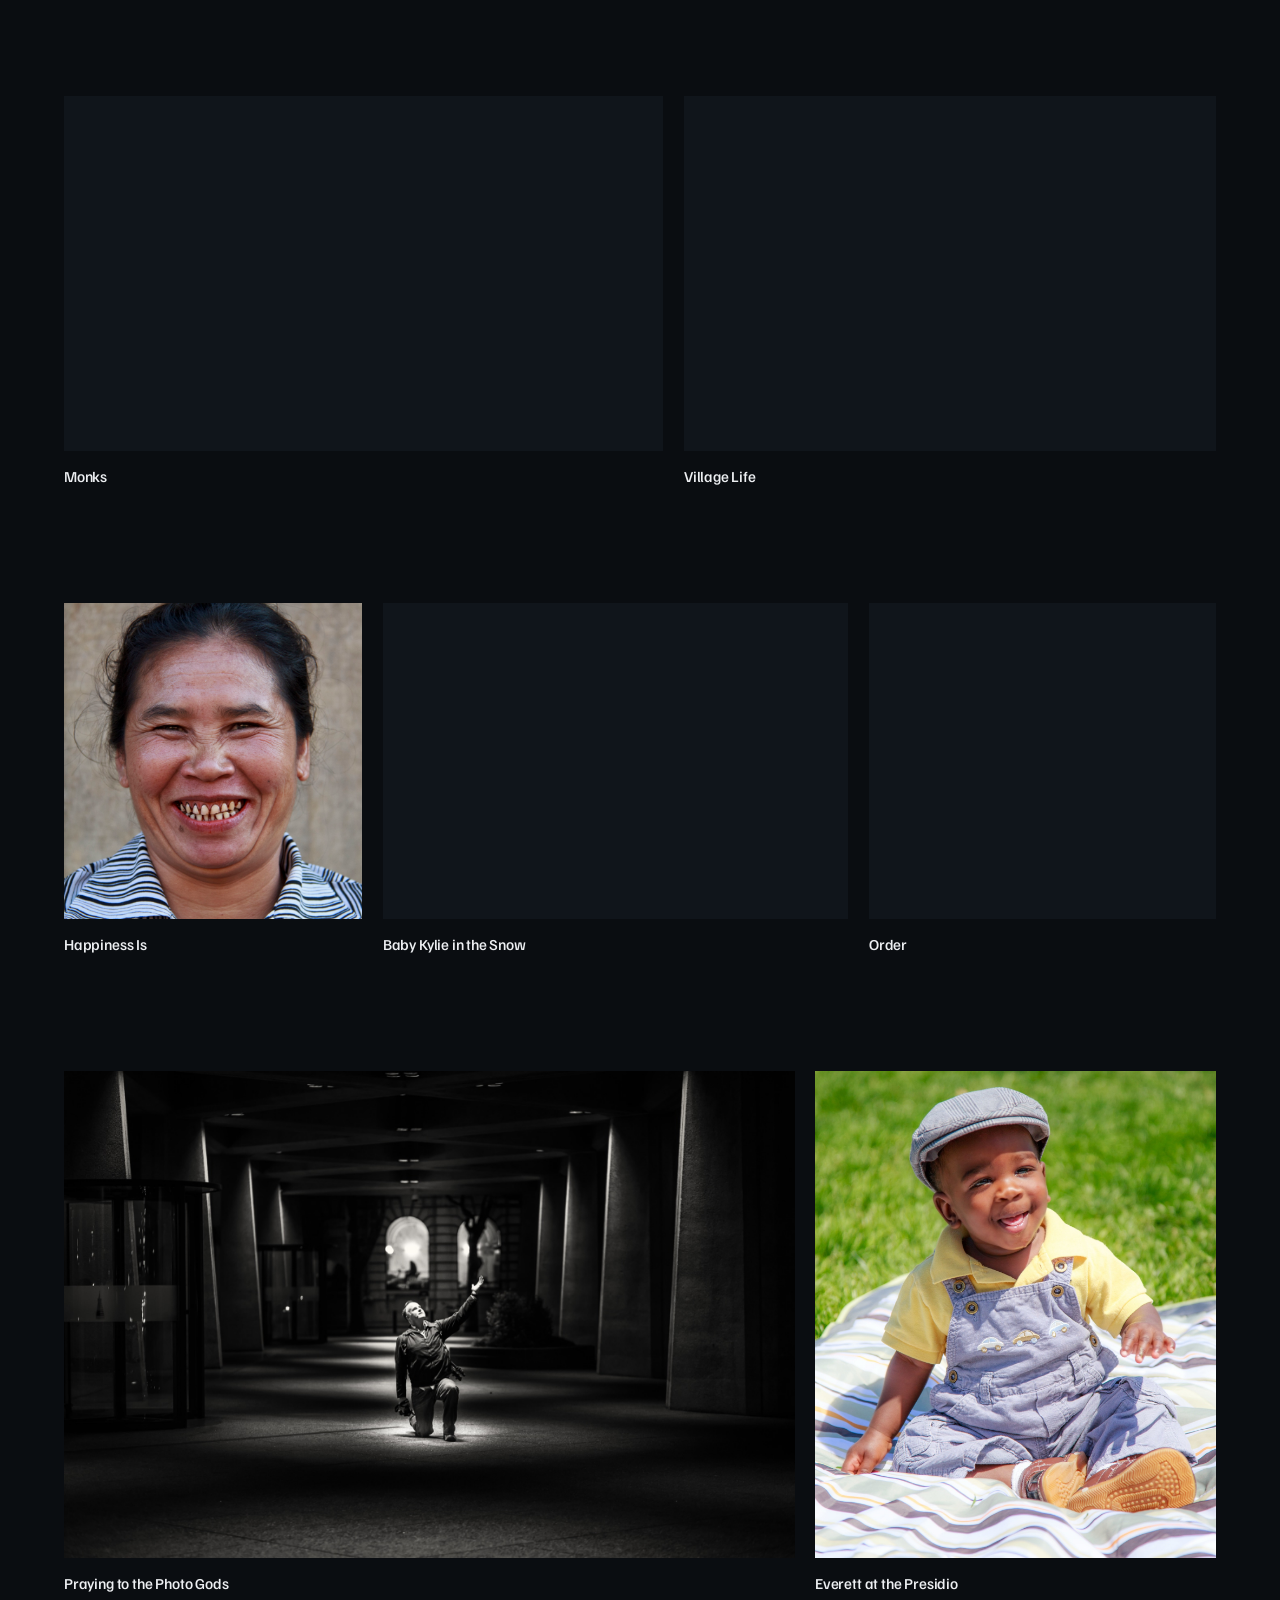
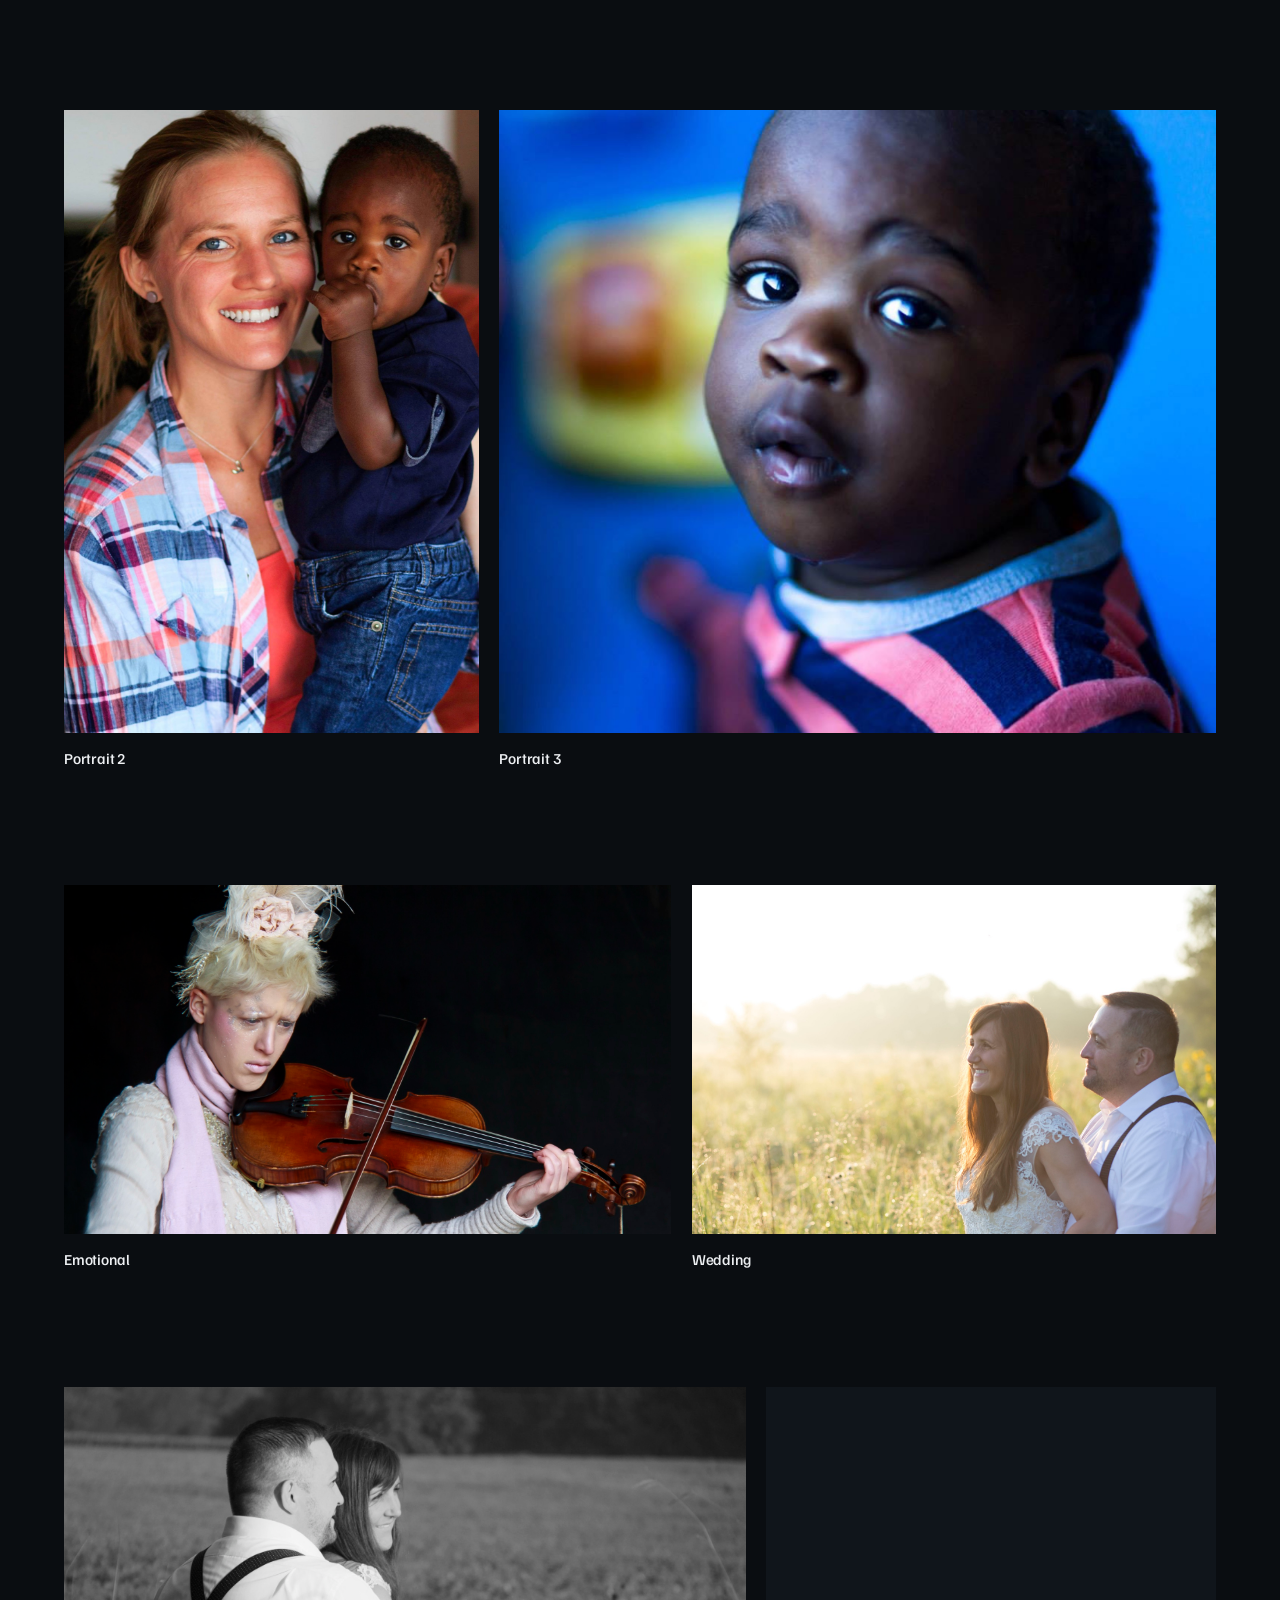
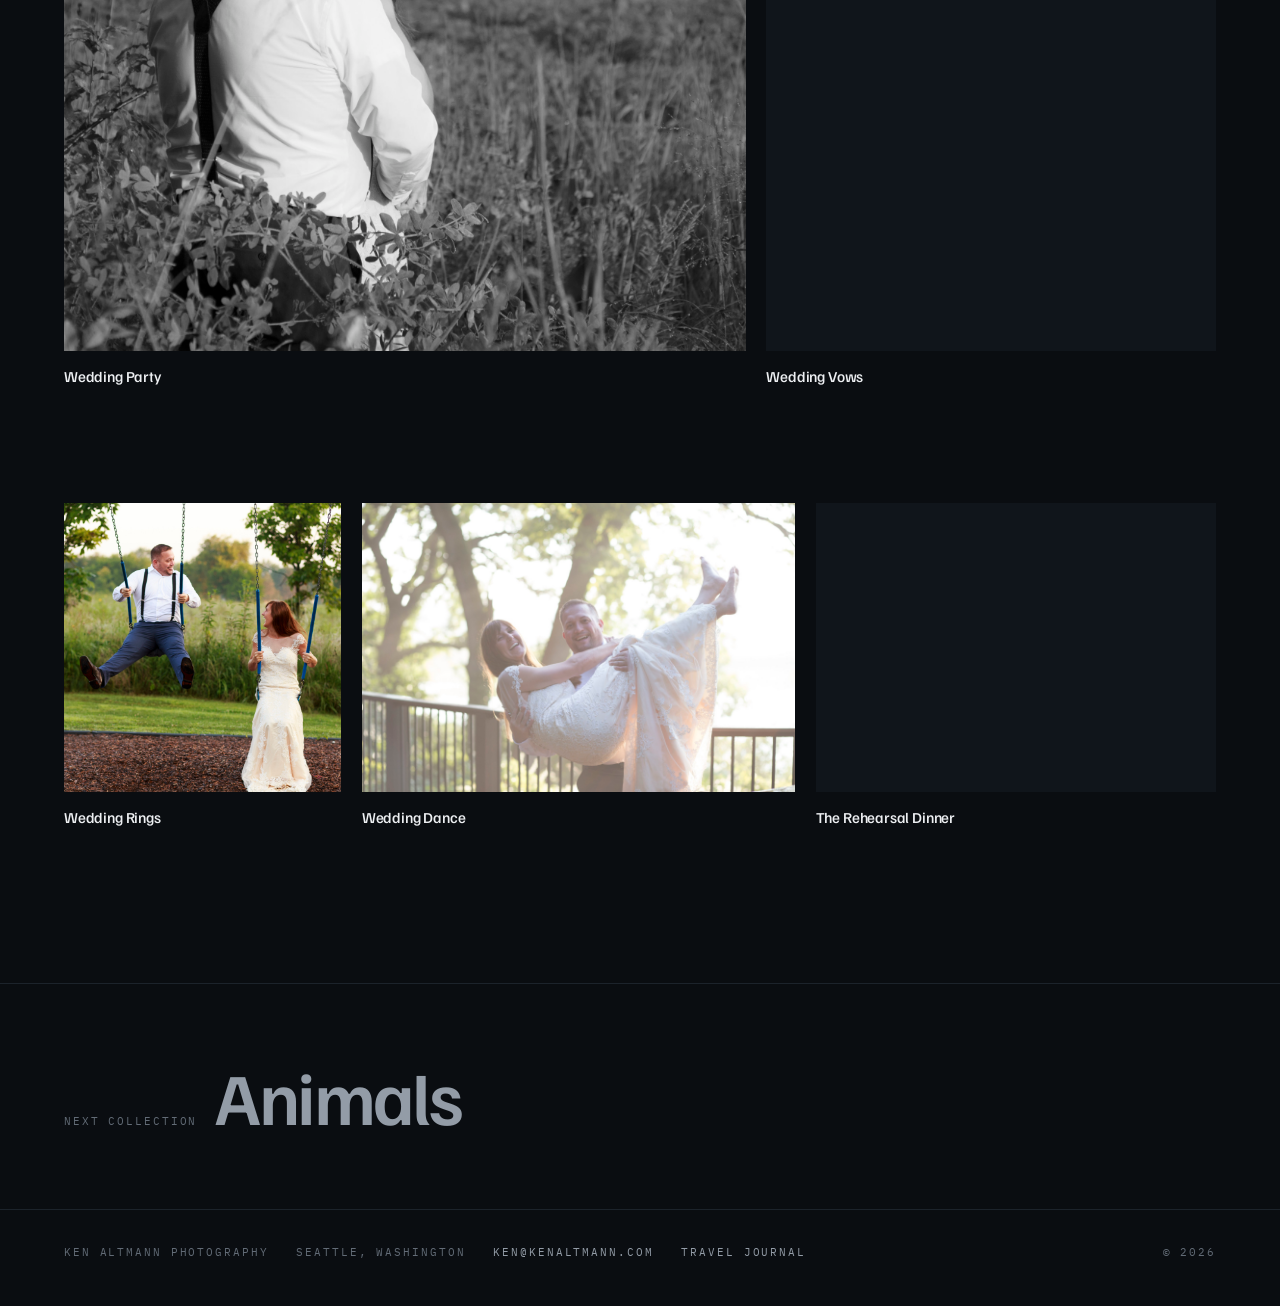
<file: people.html>
<!DOCTYPE html>
<html lang="en">
<head>
<meta charset="utf-8">
<meta name="viewport" content="width=device-width, initial-scale=1">
<title>People — Ken Altmann Photography</title>
<meta name="description" content="Portrait photography by Ken Altmann — family, weddings and people met along the way.">
<link rel="preconnect" href="https://fonts.googleapis.com">
<link rel="preconnect" href="https://fonts.gstatic.com" crossorigin>
<link href="https://fonts.googleapis.com/css2?family=Familjen+Grotesk:wght@400..700&family=IBM+Plex+Mono:wght@400;500&family=Newsreader:ital,opsz,wght@0,6..72,200..600;1,6..72,200..600&display=swap" rel="stylesheet">
<link rel="stylesheet" href="assets/site.css">
</head>
<body data-page="people">

<a class="skip" href="#main">Skip to the photographs</a>

<main id="main">

  <header class="collection-head wrap">
    <h1 class="headline collection-title">People</h1>
    <div class="collection-meta">
      <p class="collection-blurb" data-blurb></p>
      <span class="mono" data-count></span>
    </div>
  </header>

  <div class="hang wrap" data-gallery="people"></div>

  <section class="onward wrap" data-onward aria-label="Next collection"></section>

</main>

<div data-footer></div>

<script src="assets/photos.js"></script>
<script src="assets/site.js"></script>
</body>
</html>
</file>
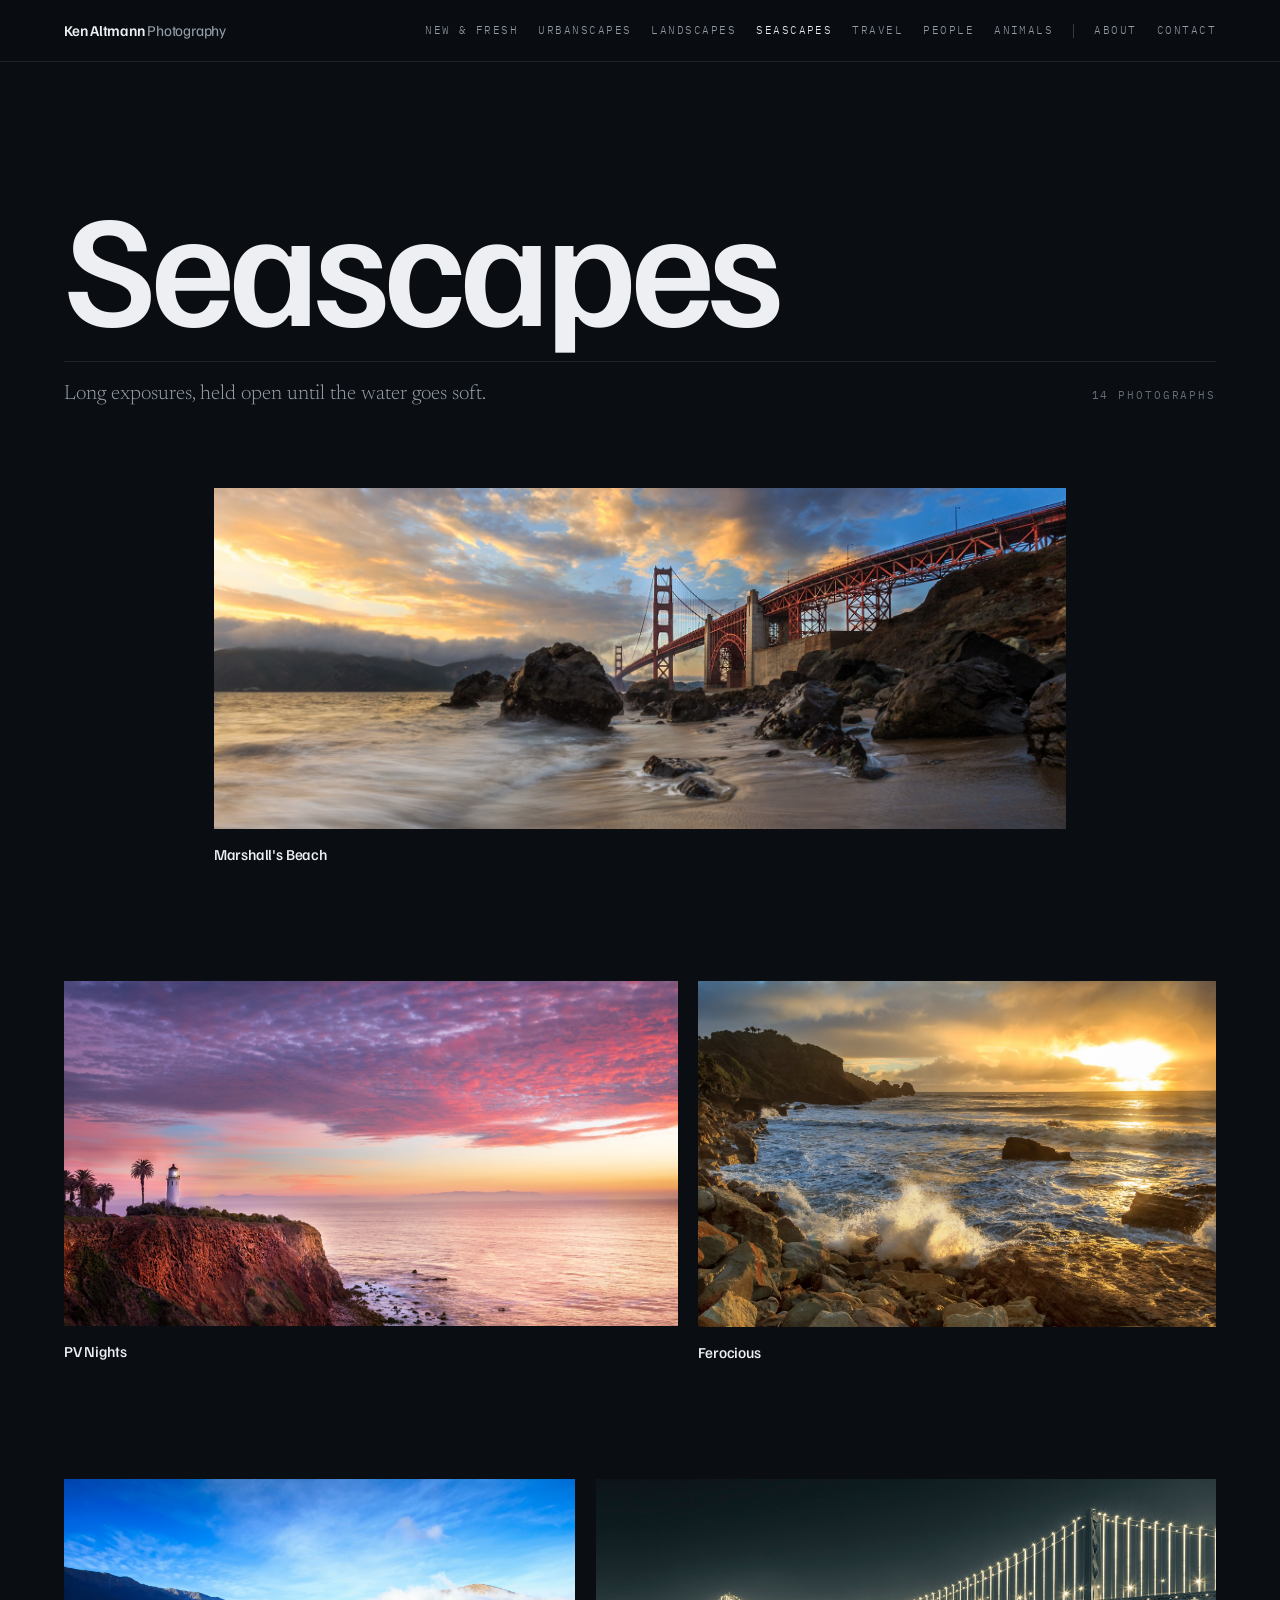
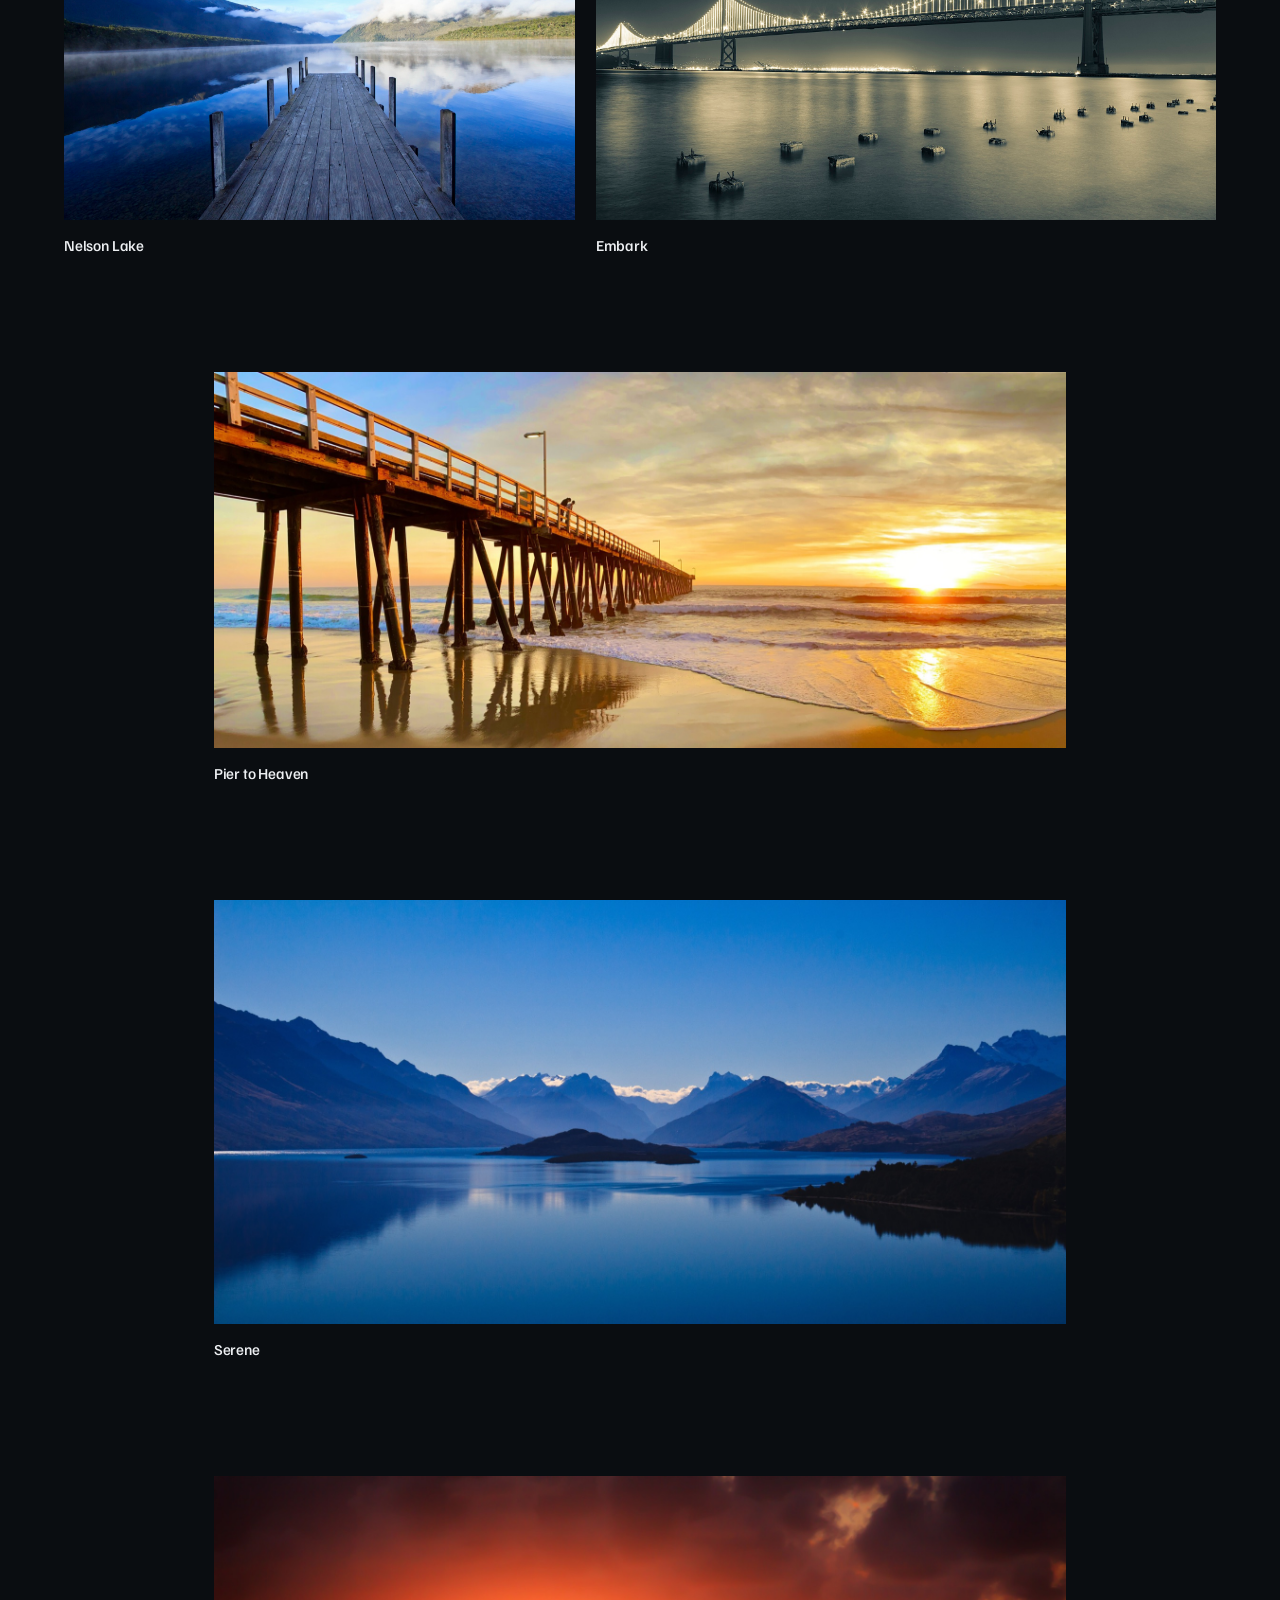
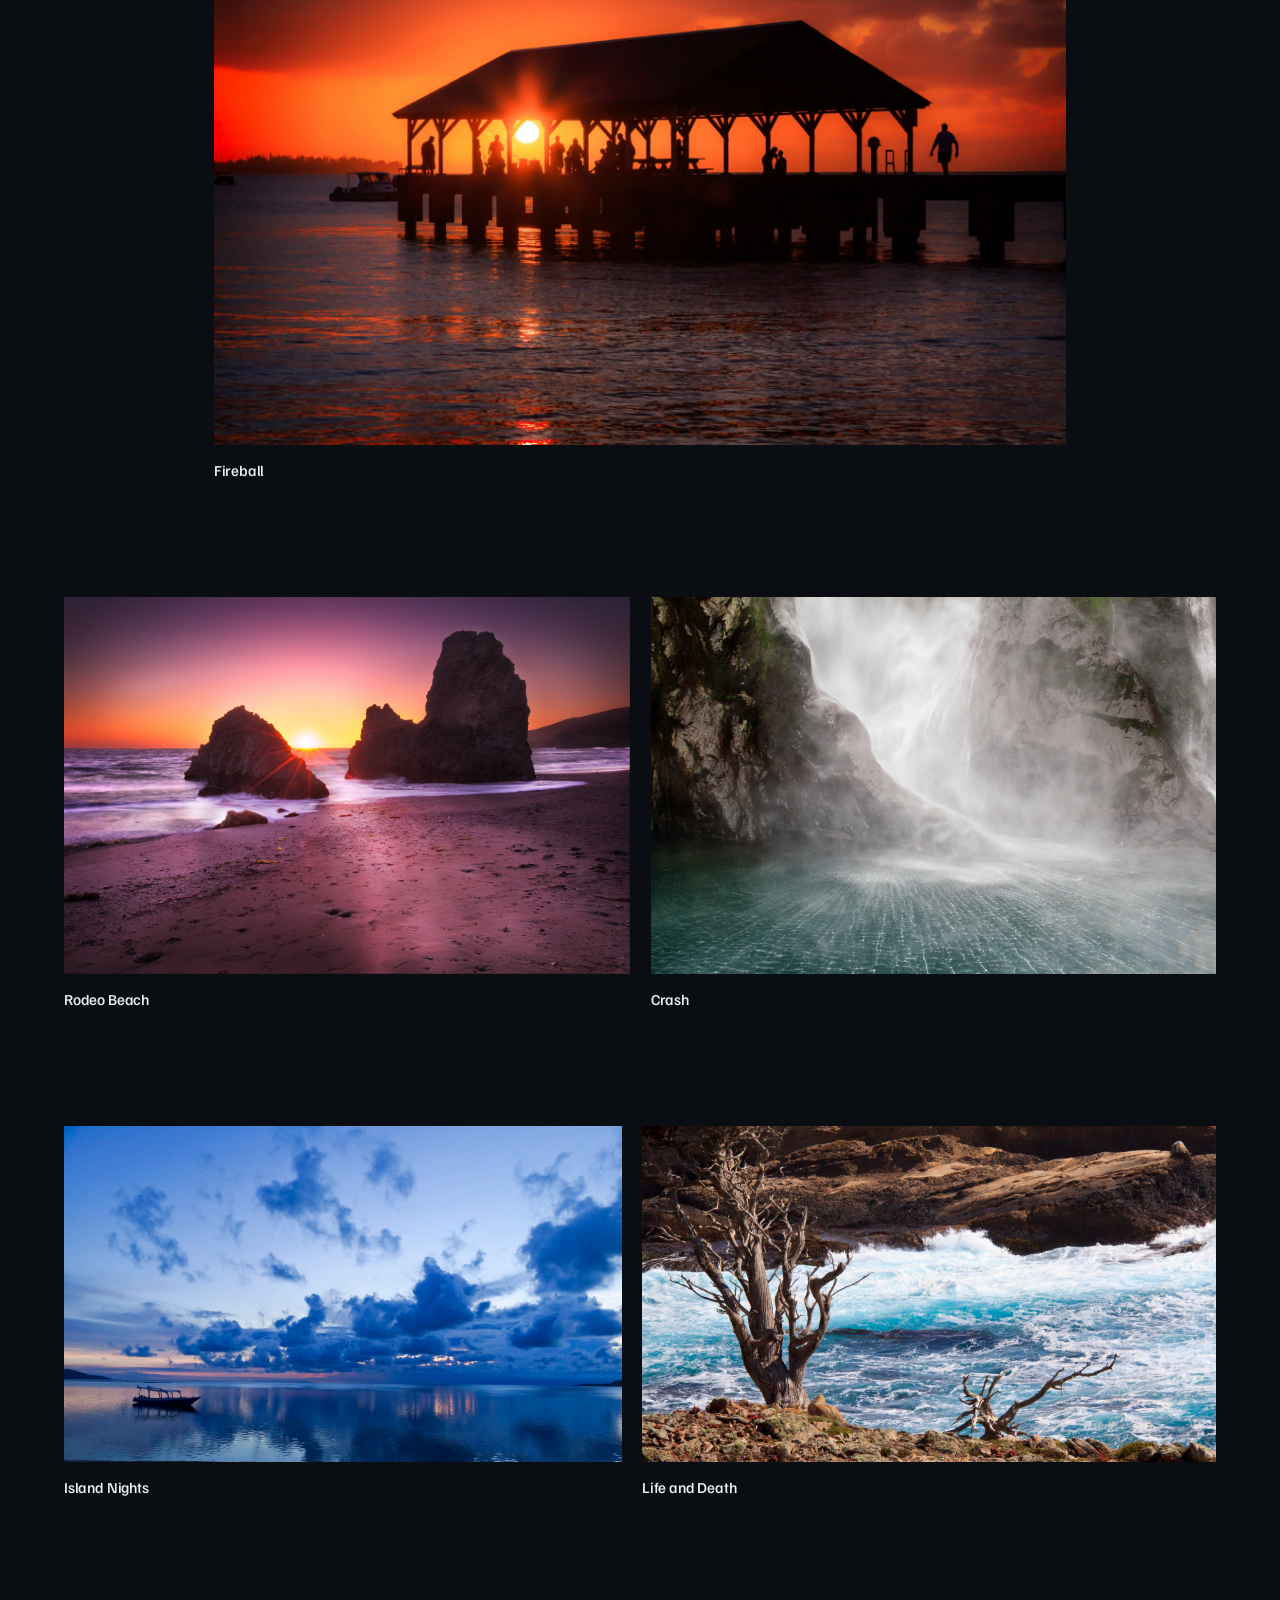
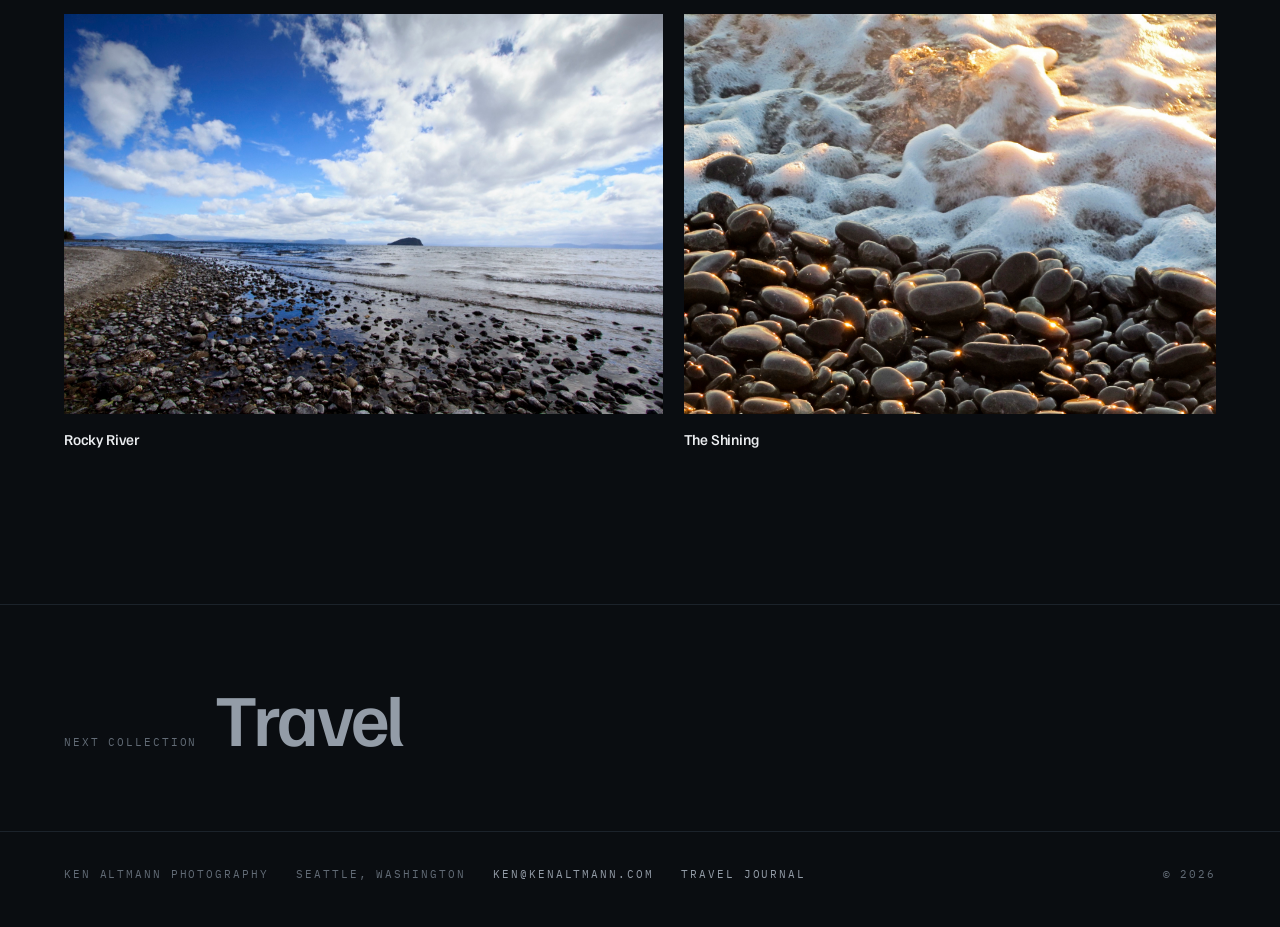
<file: seascapes.html>
<!DOCTYPE html>
<html lang="en">
<head>
<meta charset="utf-8">
<meta name="viewport" content="width=device-width, initial-scale=1">
<title>Seascapes — Ken Altmann Photography</title>
<meta name="description" content="Seascape photography by Ken Altmann — long exposures of the Pacific coast.">
<link rel="preconnect" href="https://fonts.googleapis.com">
<link rel="preconnect" href="https://fonts.gstatic.com" crossorigin>
<link href="https://fonts.googleapis.com/css2?family=Familjen+Grotesk:wght@400..700&family=IBM+Plex+Mono:wght@400;500&family=Newsreader:ital,opsz,wght@0,6..72,200..600;1,6..72,200..600&display=swap" rel="stylesheet">
<link rel="stylesheet" href="assets/site.css">
</head>
<body data-page="seascapes">

<a class="skip" href="#main">Skip to the photographs</a>

<main id="main">

  <header class="collection-head wrap">
    <h1 class="headline collection-title">Seascapes</h1>
    <div class="collection-meta">
      <p class="collection-blurb" data-blurb></p>
      <span class="mono" data-count></span>
    </div>
  </header>

  <div class="hang wrap" data-gallery="seascapes"></div>

  <section class="onward wrap" data-onward aria-label="Next collection"></section>

</main>

<div data-footer></div>

<script src="assets/photos.js"></script>
<script src="assets/site.js"></script>
</body>
</html>
</file>
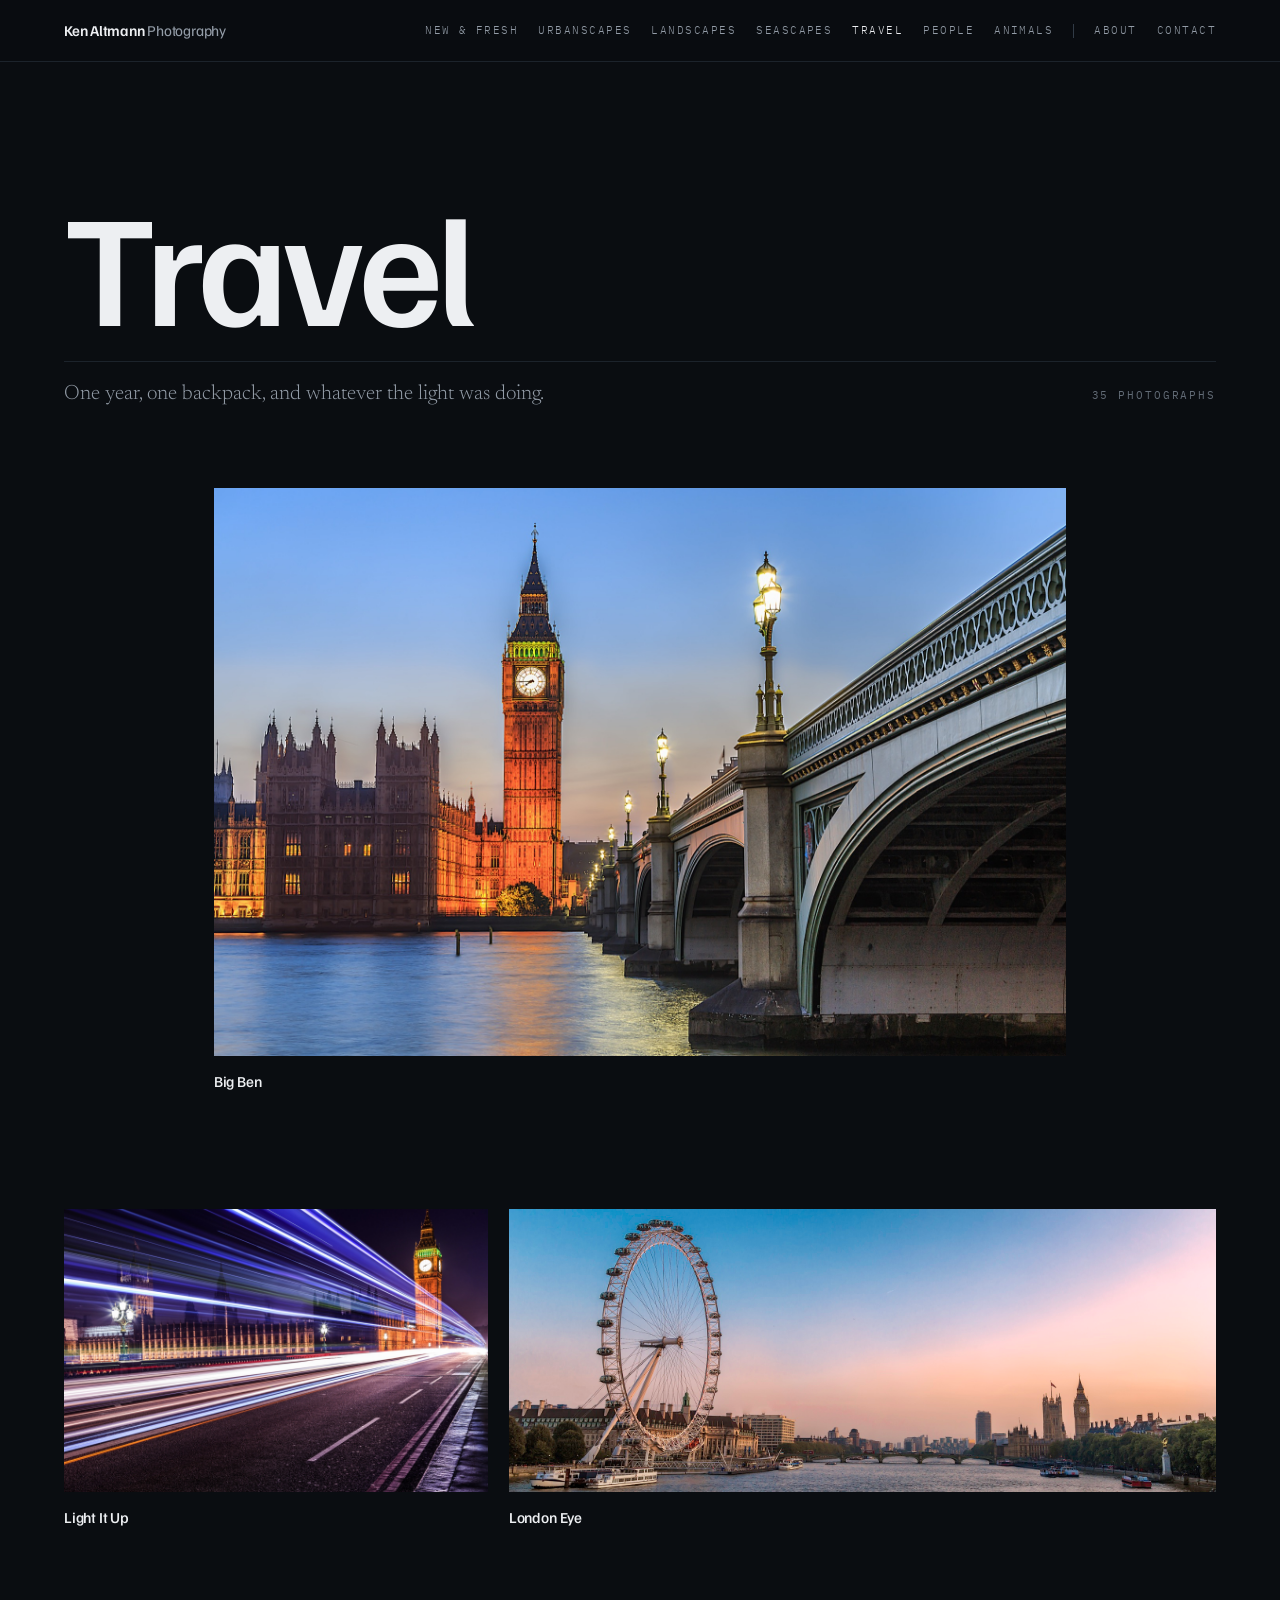
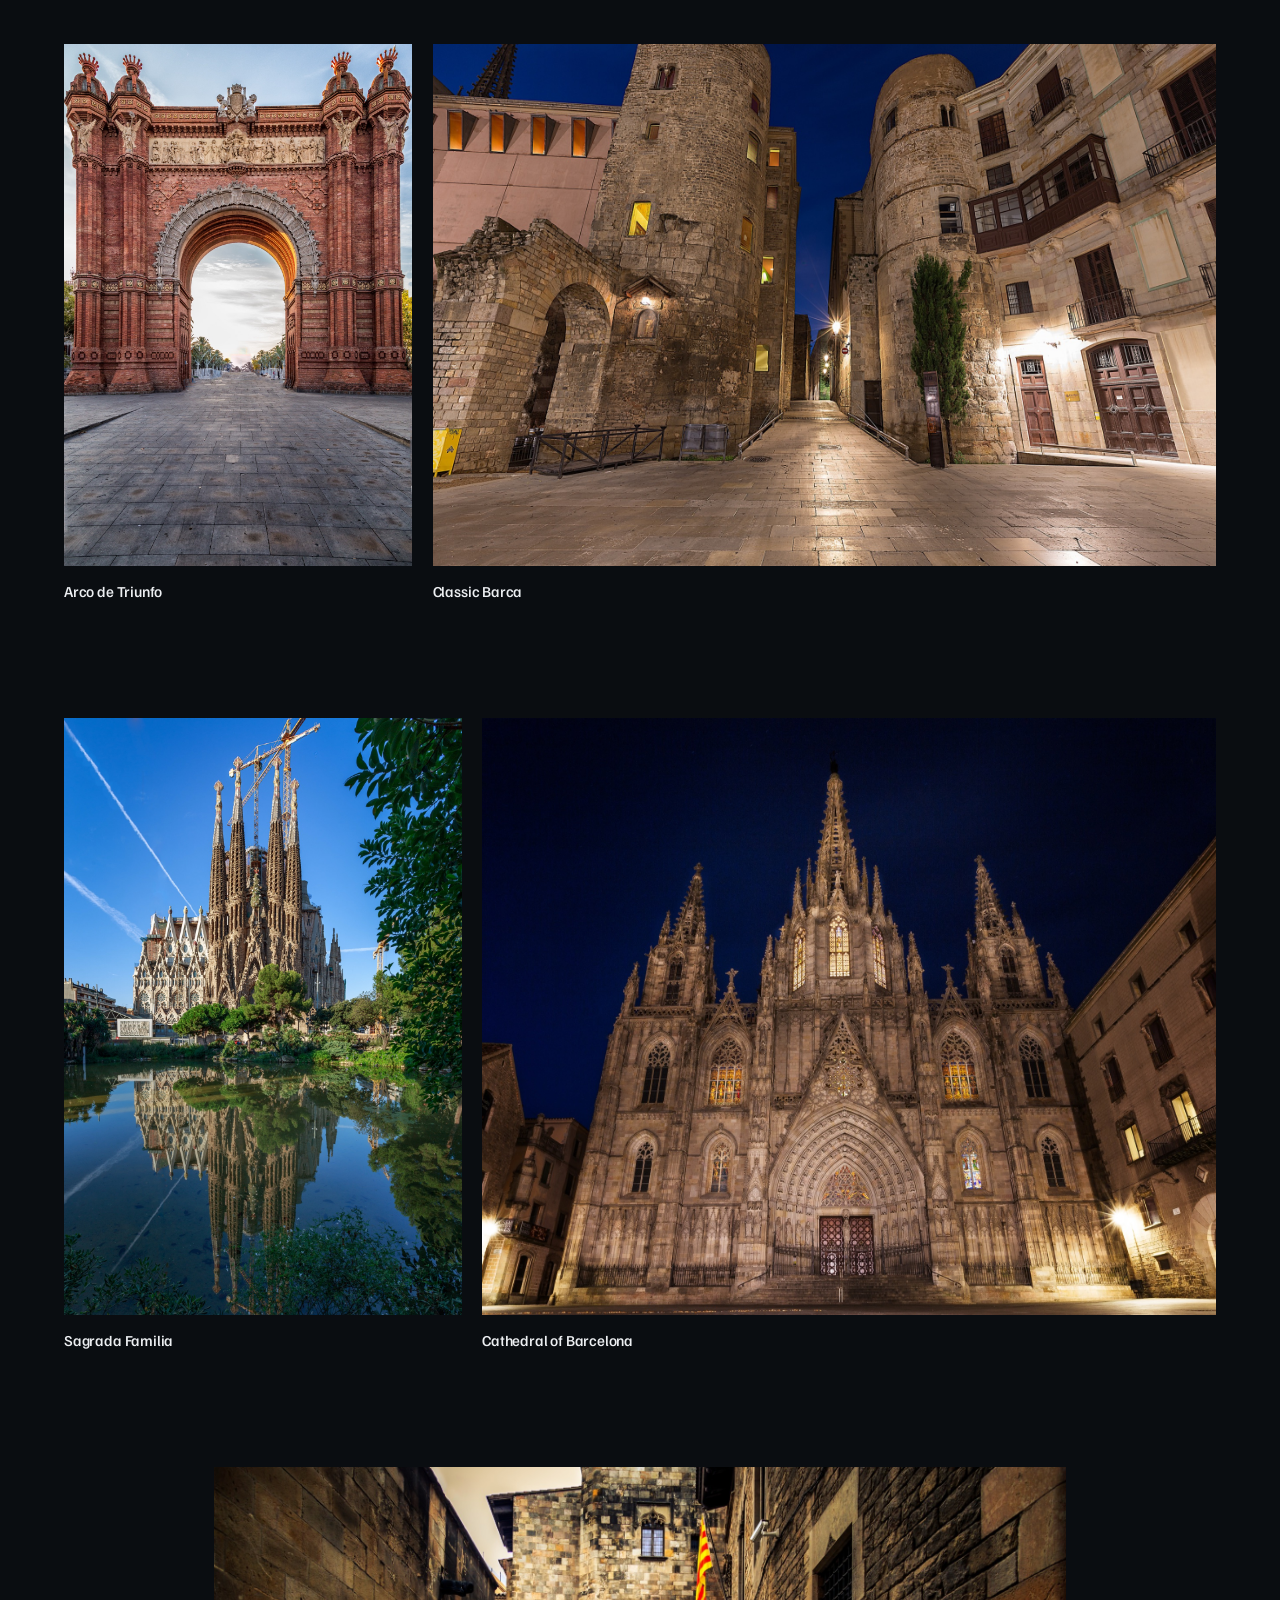
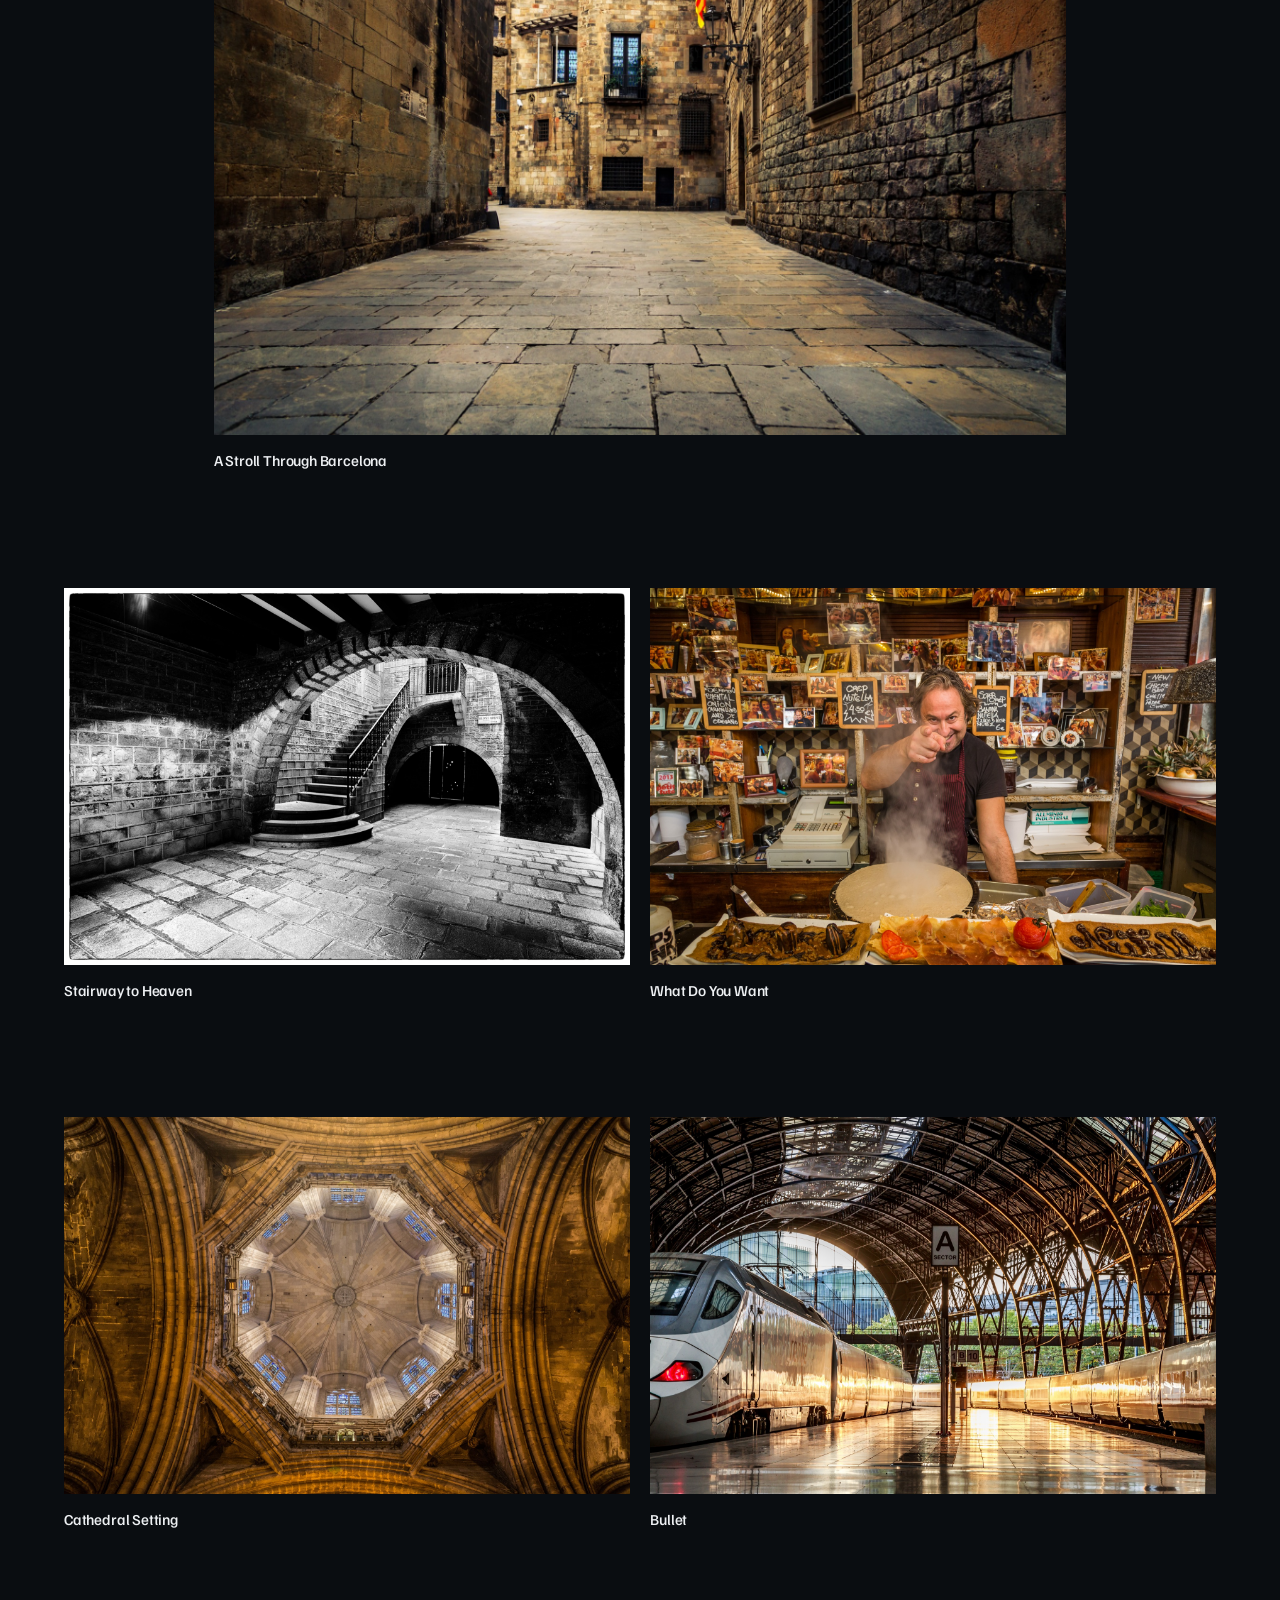
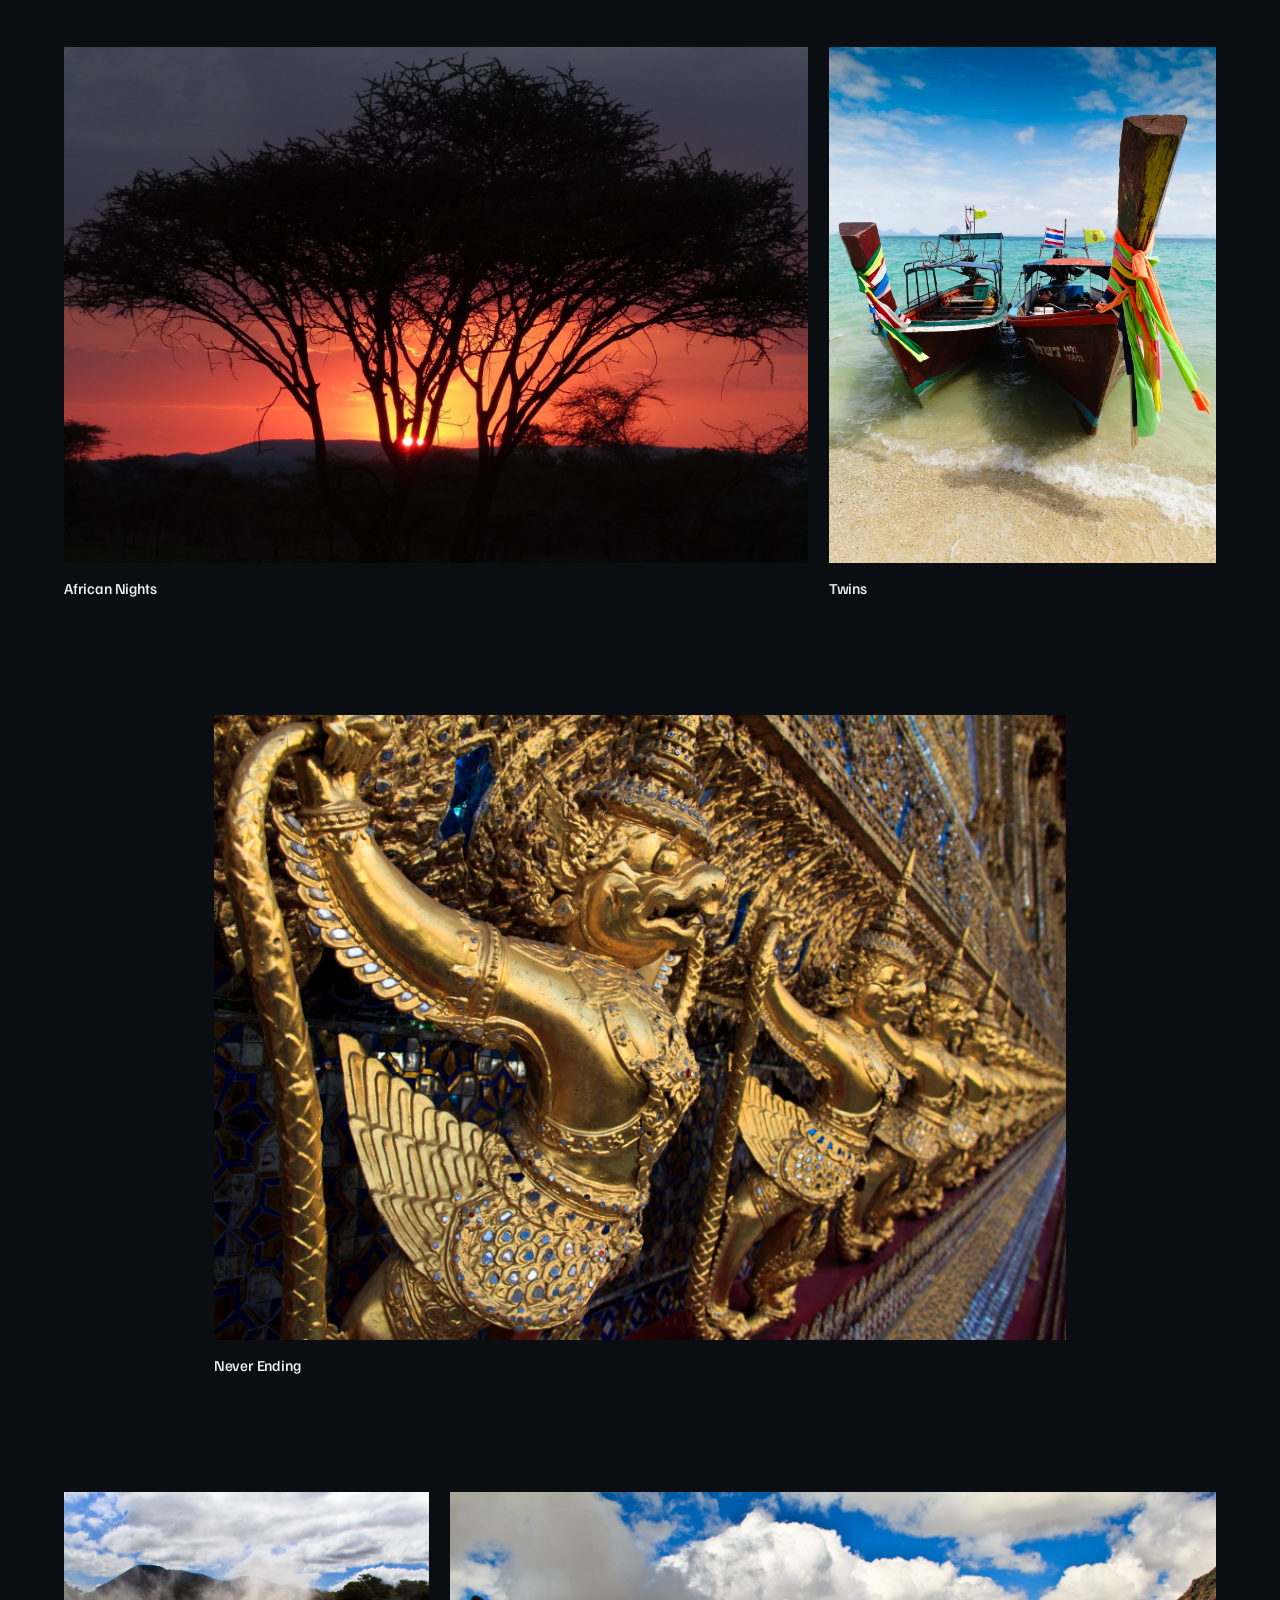
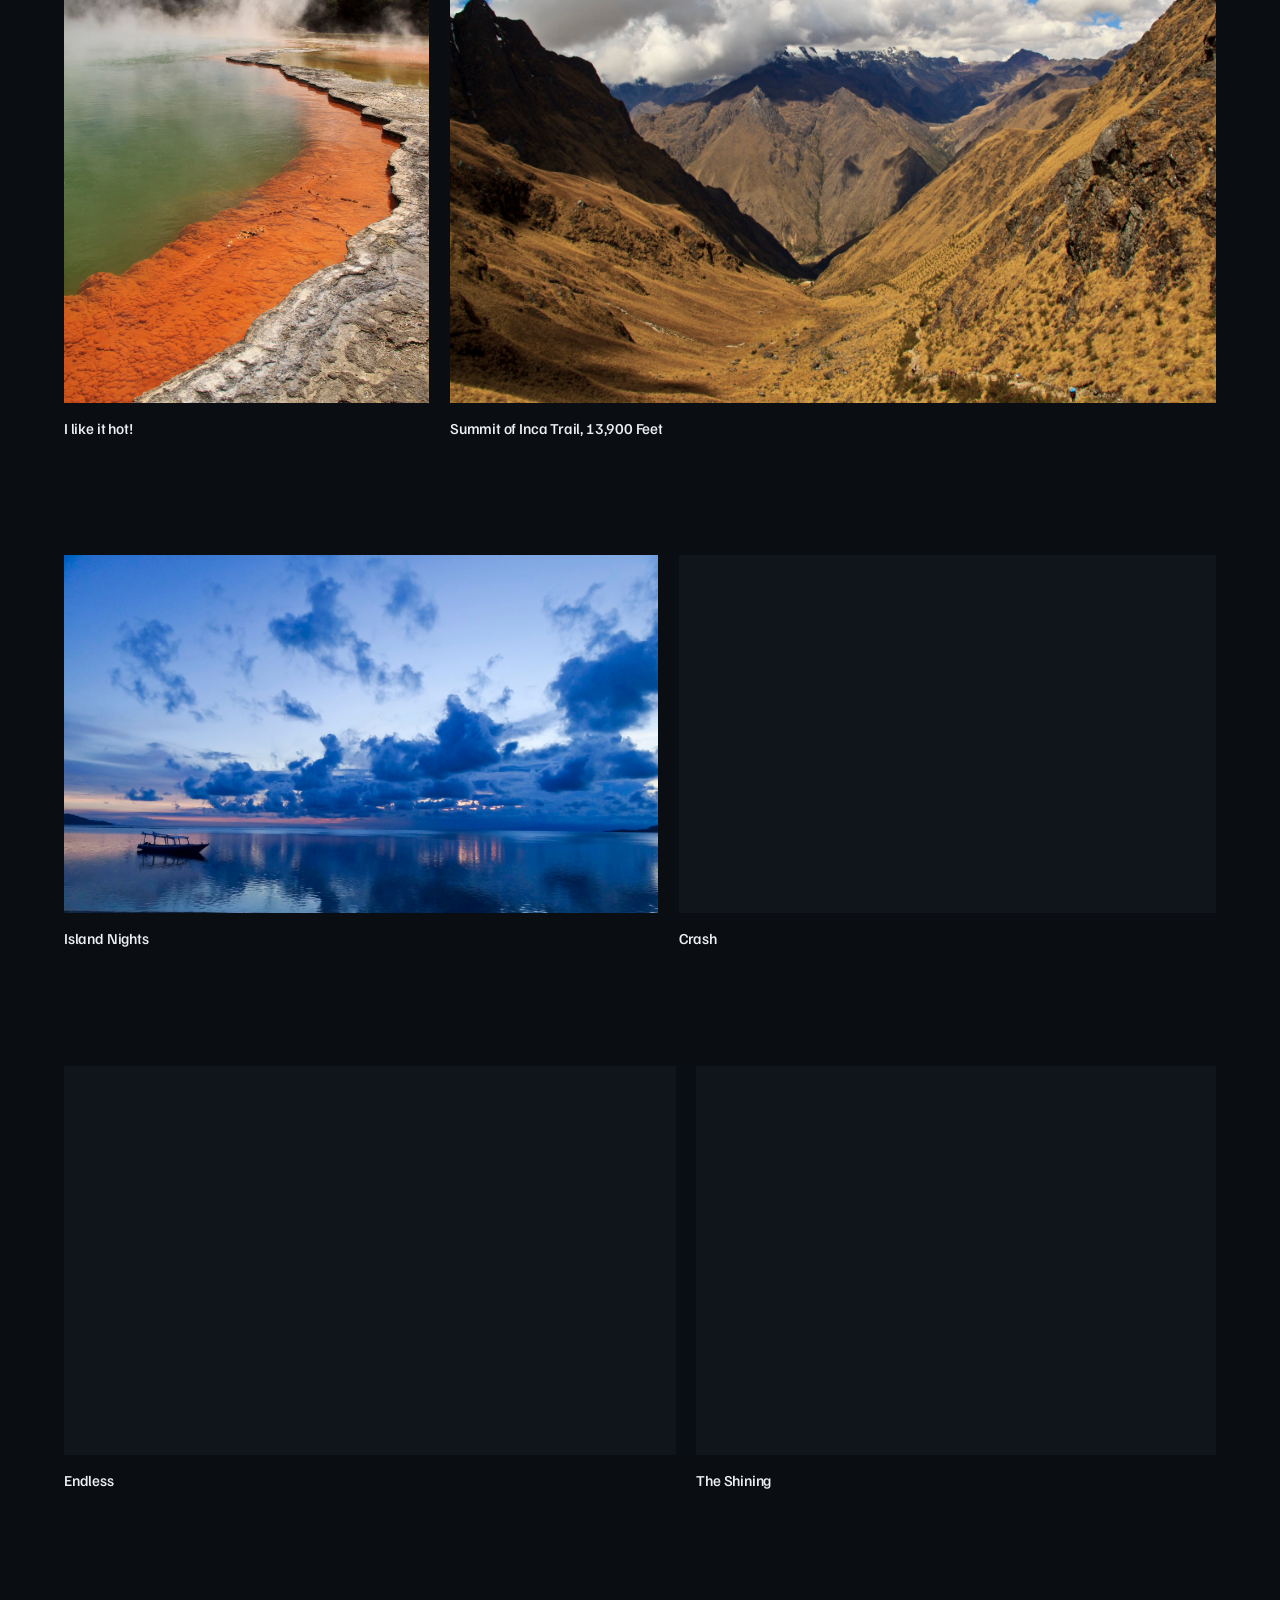
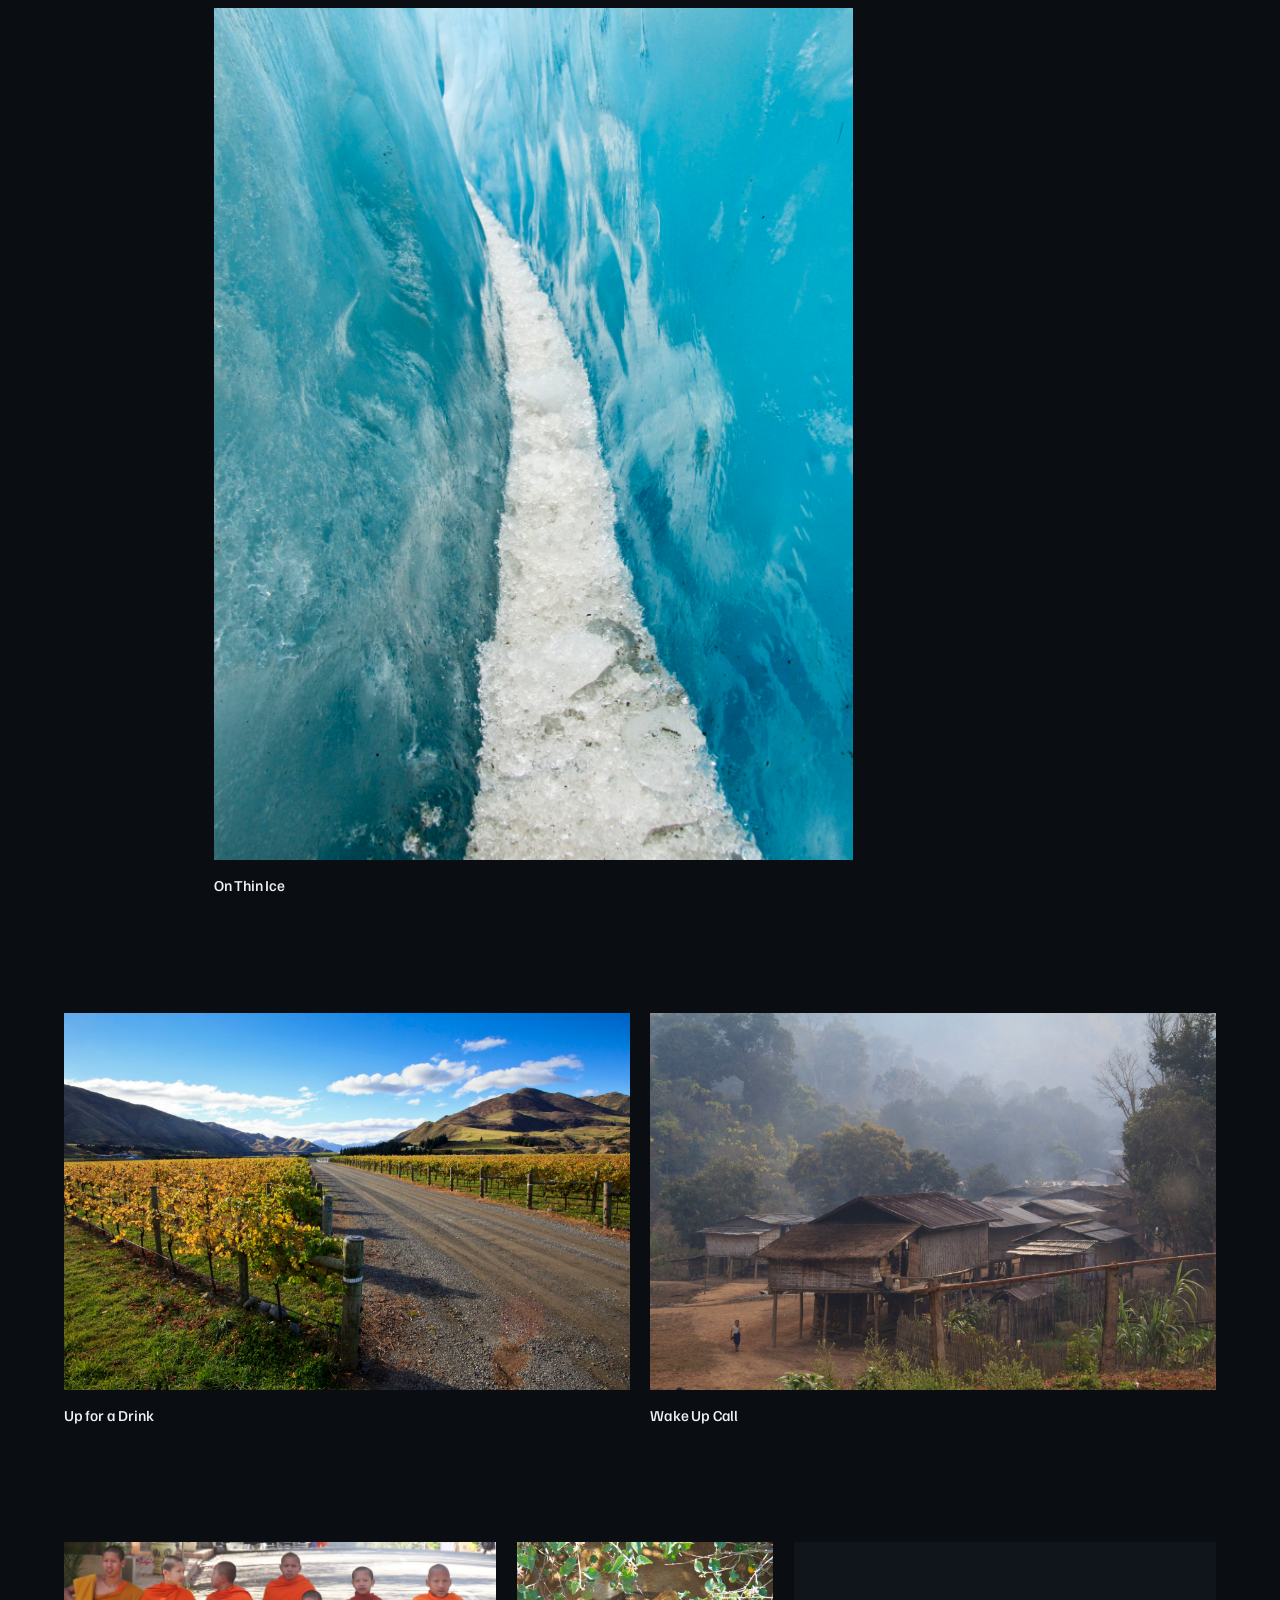
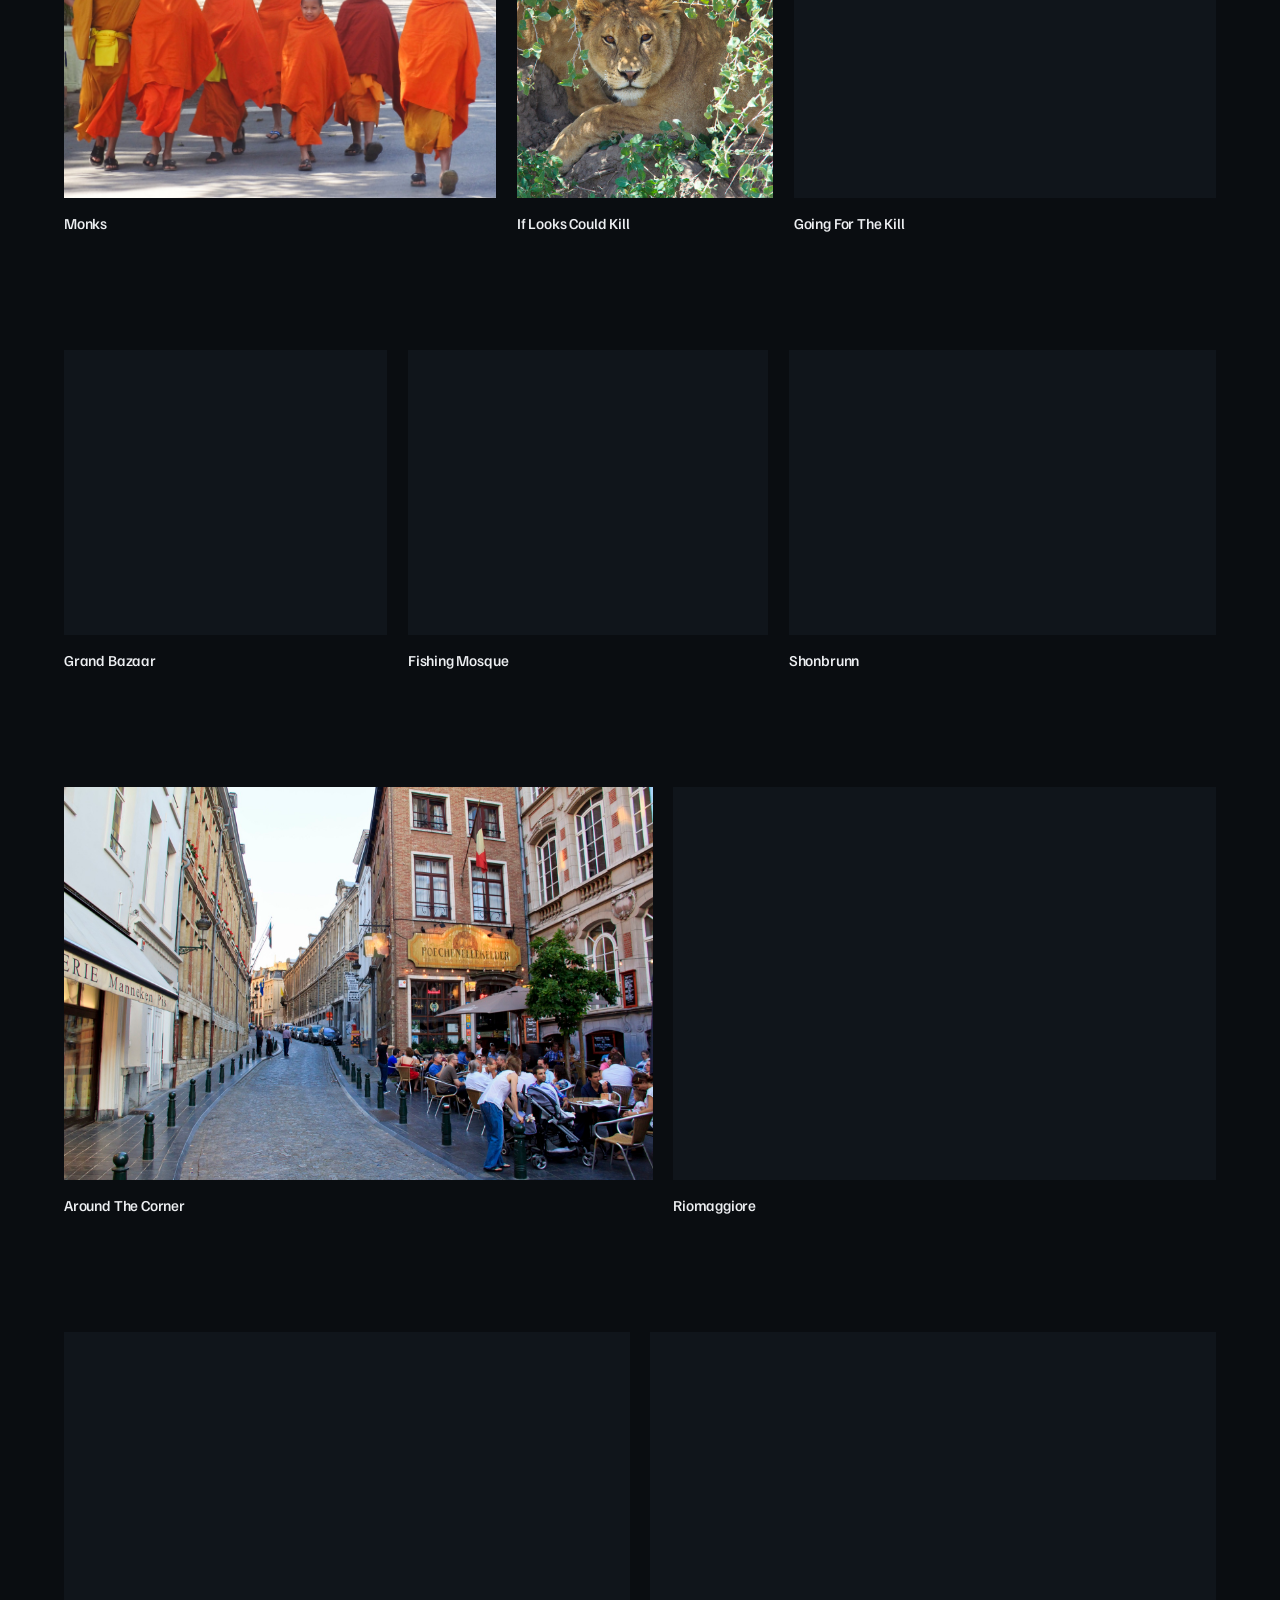
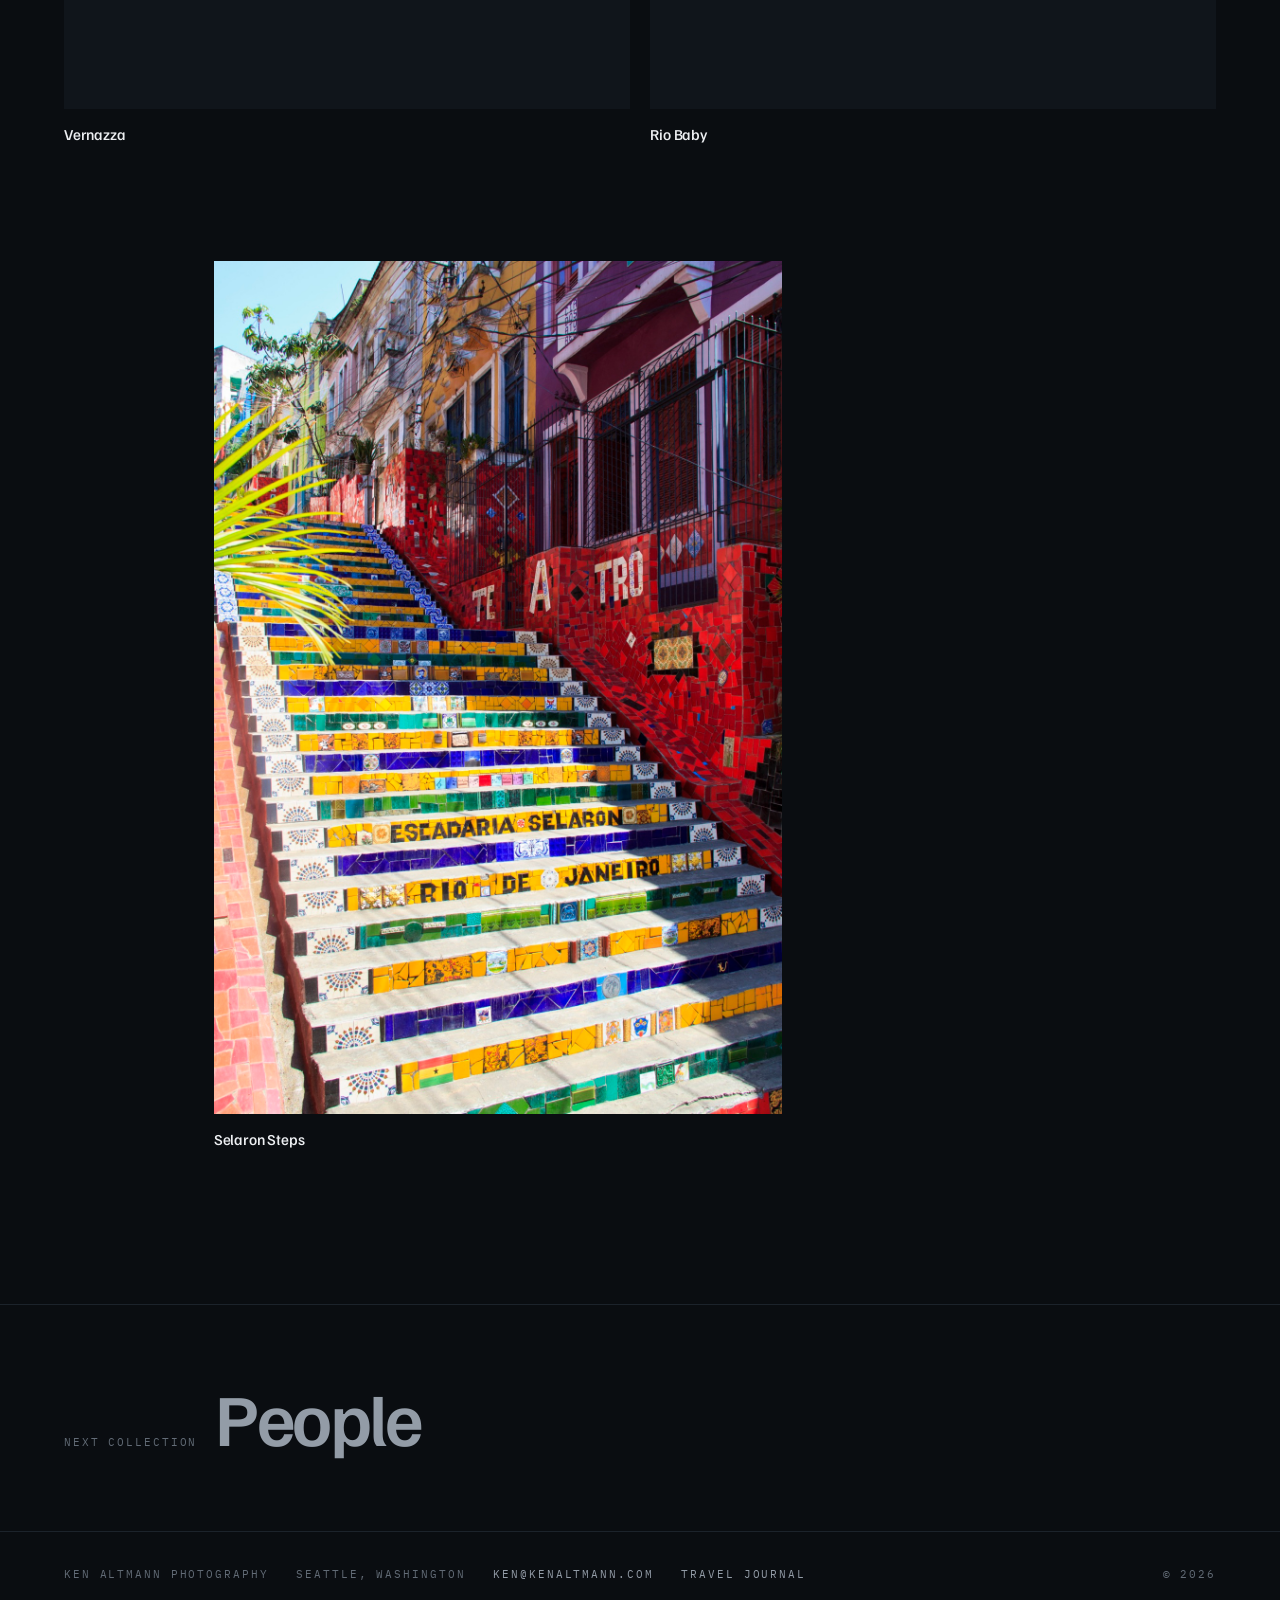
<file: travel.html>
<!DOCTYPE html>
<html lang="en">
<head>
<meta charset="utf-8">
<meta name="viewport" content="width=device-width, initial-scale=1">
<title>Travel — Ken Altmann Photography</title>
<meta name="description" content="Travel photography by Ken Altmann from a one year honeymoon around the world.">
<link rel="preconnect" href="https://fonts.googleapis.com">
<link rel="preconnect" href="https://fonts.gstatic.com" crossorigin>
<link href="https://fonts.googleapis.com/css2?family=Familjen+Grotesk:wght@400..700&family=IBM+Plex+Mono:wght@400;500&family=Newsreader:ital,opsz,wght@0,6..72,200..600;1,6..72,200..600&display=swap" rel="stylesheet">
<link rel="stylesheet" href="assets/site.css">
</head>
<body data-page="travel">

<a class="skip" href="#main">Skip to the photographs</a>

<main id="main">

  <header class="collection-head wrap">
    <h1 class="headline collection-title">Travel</h1>
    <div class="collection-meta">
      <p class="collection-blurb" data-blurb></p>
      <span class="mono" data-count></span>
    </div>
  </header>

  <div class="hang wrap" data-gallery="travel"></div>

  <section class="onward wrap" data-onward aria-label="Next collection"></section>

</main>

<div data-footer></div>

<script src="assets/photos.js"></script>
<script src="assets/site.js"></script>
</body>
</html>
</file>
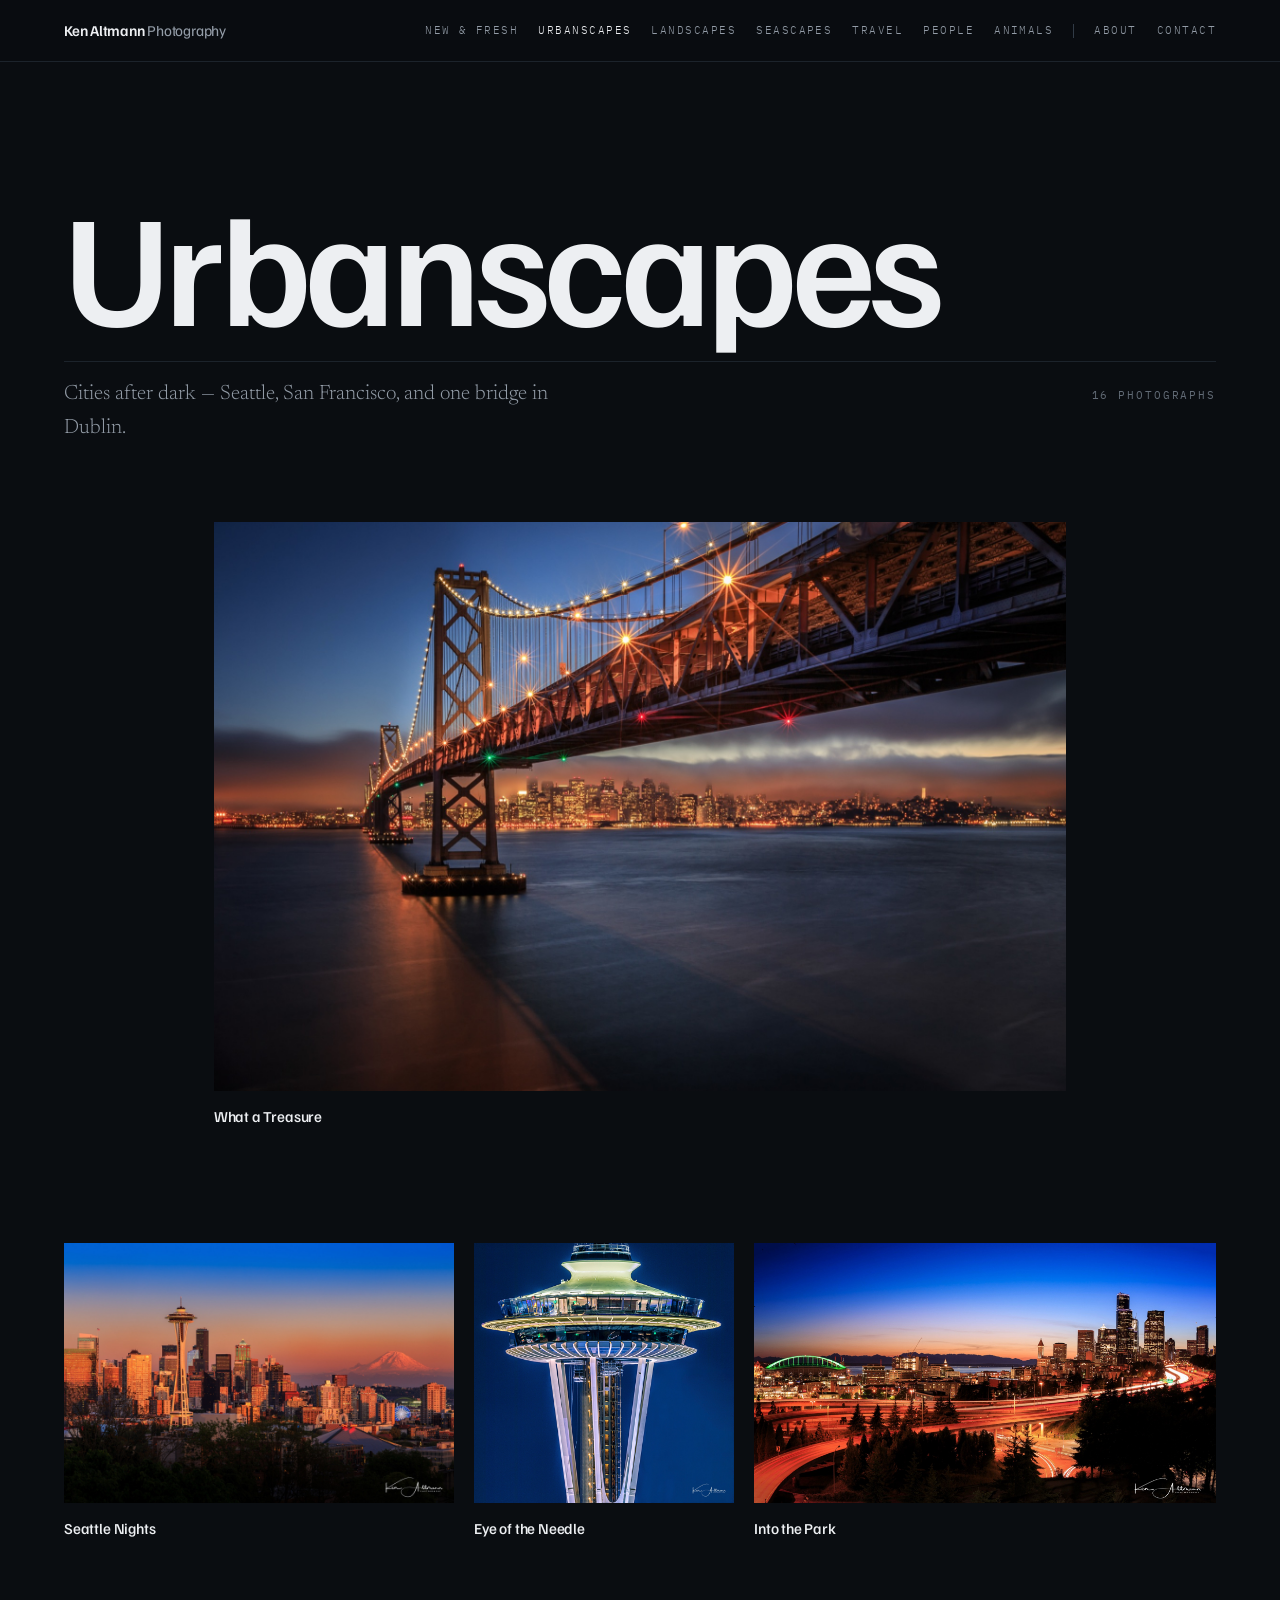
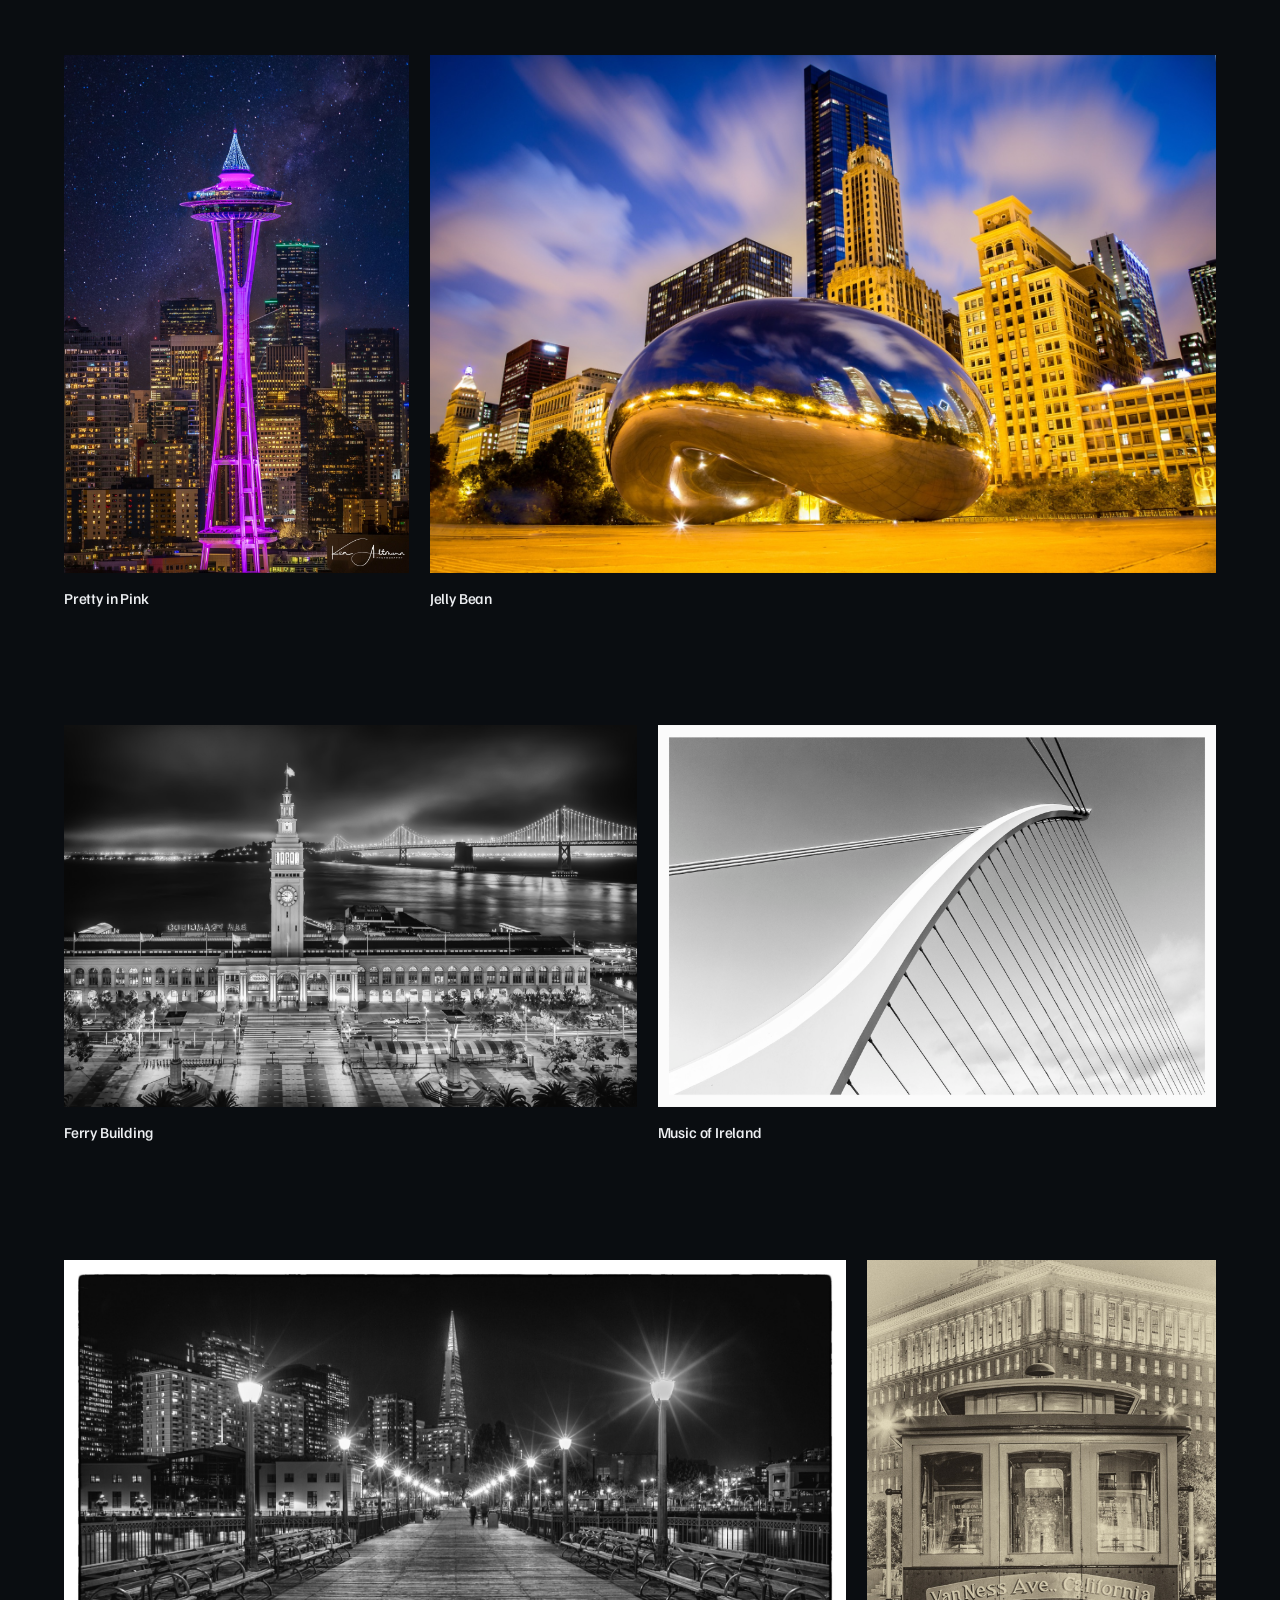
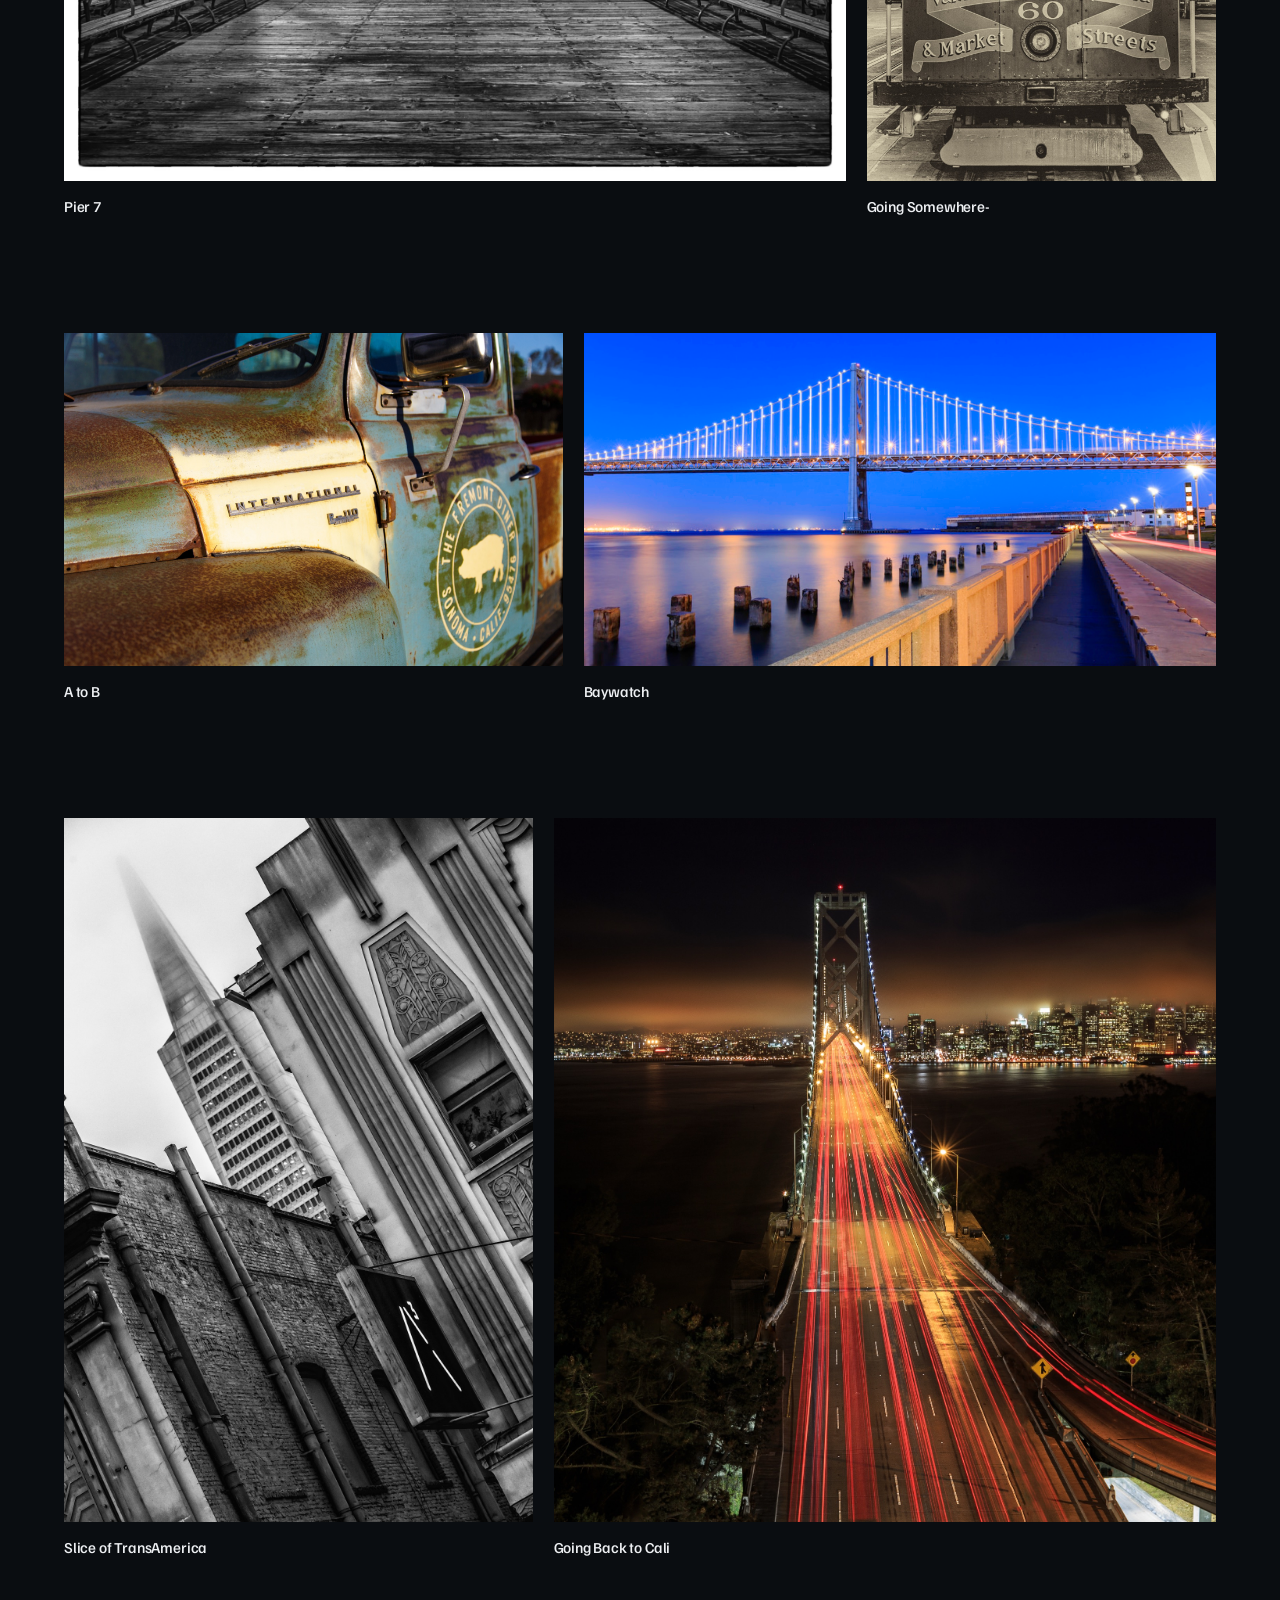
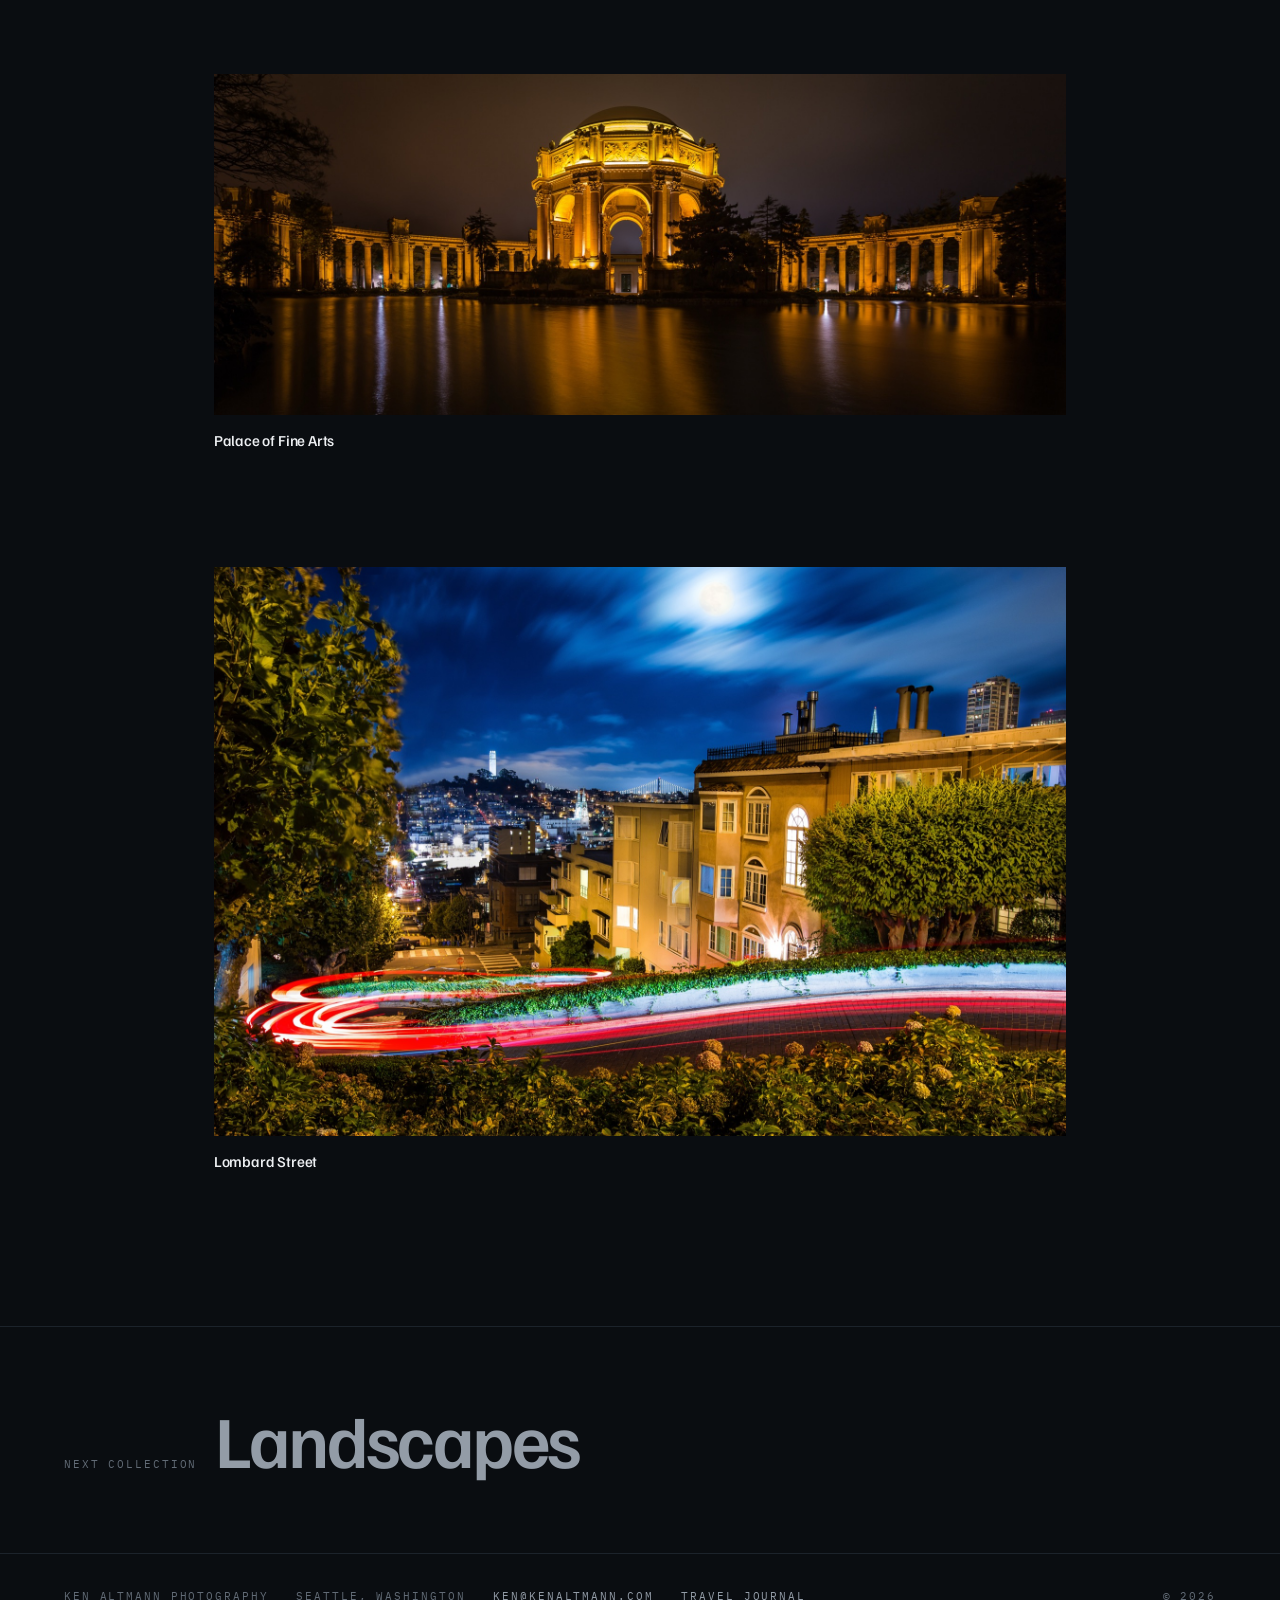
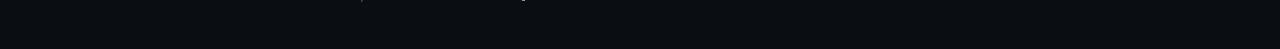
<file: urbanscapes.html>
<!DOCTYPE html>
<html lang="en">
<head>
<meta charset="utf-8">
<meta name="viewport" content="width=device-width, initial-scale=1">
<title>Urbanscapes — Ken Altmann Photography</title>
<meta name="description" content="Urban photography by Ken Altmann — Seattle, San Francisco and Dublin after dark.">
<link rel="preconnect" href="https://fonts.googleapis.com">
<link rel="preconnect" href="https://fonts.gstatic.com" crossorigin>
<link href="https://fonts.googleapis.com/css2?family=Familjen+Grotesk:wght@400..700&family=IBM+Plex+Mono:wght@400;500&family=Newsreader:ital,opsz,wght@0,6..72,200..600;1,6..72,200..600&display=swap" rel="stylesheet">
<link rel="stylesheet" href="assets/site.css">
</head>
<body data-page="urbanscapes">

<a class="skip" href="#main">Skip to the photographs</a>

<main id="main">

  <header class="collection-head wrap">
    <h1 class="headline collection-title">Urbanscapes</h1>
    <div class="collection-meta">
      <p class="collection-blurb" data-blurb></p>
      <span class="mono" data-count></span>
    </div>
  </header>

  <div class="hang wrap" data-gallery="urbanscapes"></div>

  <section class="onward wrap" data-onward aria-label="Next collection"></section>

</main>

<div data-footer></div>

<script src="assets/photos.js"></script>
<script src="assets/site.js"></script>
</body>
</html>
</file>
<file: assets/site.css>
/* ==========================================================================
   Ken Altmann Photography

   Direction: a dark gallery wall. The interface is deliberately achromatic —
   every colour on the page comes from the photographs themselves. Type does
   the talking: exhibition-scale grotesque for names, a reading serif for
   Ken's own words, mono for the small factual bits a photographer's archive
   is full of.
   ========================================================================== */

/* --------------------------------------------------------------------------
   1. Tokens
   -------------------------------------------------------------------------- */

:root {
  /* Cool near-blacks, pulled from the blue hour in the night frames. */
  --ink:        #0a0d11;
  --ink-raised: #10151b;
  --rule:       #1c232b;
  --rule-lit:   #313b46;

  --paper:  #edeff2;
  --mute:   #939ca7;
  --faint:  #626b76;

  --display: "Familjen Grotesk", "Helvetica Neue", Arial, sans-serif;
  --text:    "Newsreader", Georgia, "Times New Roman", serif;
  --mono:    "IBM Plex Mono", ui-monospace, SFMono-Regular, Menlo, monospace;

  --pad-x:  clamp(20px, 5vw, 72px);
  --gutter: clamp(12px, 1.6vw, 24px);
  --row-gap: clamp(56px, 9vw, 132px);
  --bar-h:  62px;

  --ease: cubic-bezier(0.22, 0.61, 0.36, 1);
}

/* --------------------------------------------------------------------------
   2. Base
   -------------------------------------------------------------------------- */

*, *::before, *::after { box-sizing: border-box; }

html { -webkit-text-size-adjust: 100%; }

body {
  margin: 0;
  background: var(--ink);
  color: var(--paper);
  font-family: var(--text);
  font-size: 17px;
  line-height: 1.65;
  font-weight: 300;
  -webkit-font-smoothing: antialiased;
  overflow-x: hidden;
}

body.is-locked { overflow: hidden; }

img { display: block; max-width: 100%; }

a { color: inherit; text-decoration: none; }

button {
  font: inherit;
  color: inherit;
  background: none;
  border: 0;
  padding: 0;
  cursor: pointer;
}

:focus-visible {
  outline: 1px solid var(--paper);
  outline-offset: 4px;
}

.skip {
  position: absolute;
  left: -9999px;
  top: 0;
  z-index: 100;
  background: var(--paper);
  color: var(--ink);
  padding: 12px 18px;
  font-family: var(--mono);
  font-size: 12px;
}
.skip:focus { left: 12px; top: 12px; }

/* Repeated type roles ----------------------------------------------------- */

.mono {
  font-family: var(--mono);
  font-size: 10.5px;
  font-weight: 400;
  letter-spacing: 0.18em;
  text-transform: uppercase;
  color: var(--faint);
}

.headline {
  font-family: var(--display);
  font-weight: 600;
  letter-spacing: -0.035em;
  line-height: 0.88;
  margin: 0;
  text-wrap: balance;
}

.wrap { padding-inline: var(--pad-x); }

.rule-top {
  border-top: 1px solid var(--rule);
}

/* --------------------------------------------------------------------------
   3. Masthead
   -------------------------------------------------------------------------- */

.masthead {
  position: fixed;
  inset: 0 0 auto 0;
  z-index: 60;
  height: var(--bar-h);
  display: flex;
  align-items: center;
  gap: 24px;
  padding-inline: var(--pad-x);
  transition: background 0.4s var(--ease), border-color 0.4s var(--ease);
  border-bottom: 1px solid transparent;
}

.masthead[data-solid="true"] {
  background: color-mix(in srgb, var(--ink) 88%, transparent);
  backdrop-filter: blur(14px) saturate(120%);
  border-bottom-color: var(--rule);
}

.wordmark {
  font-family: var(--display);
  font-weight: 600;
  font-size: 15px;
  letter-spacing: -0.015em;
  white-space: nowrap;
  margin-right: auto;
}
.wordmark span { color: var(--mute); font-weight: 400; }

.nav {
  display: none;
  align-items: center;
  gap: 20px;
}

.nav a {
  font-family: var(--mono);
  font-size: 10.5px;
  letter-spacing: 0.14em;
  text-transform: uppercase;
  color: var(--mute);
  padding-block: 6px;
  transition: color 0.25s var(--ease);
  white-space: nowrap;
}
.nav a:hover { color: var(--paper); }
.nav a[aria-current="page"] { color: var(--paper); }

.nav-divide {
  width: 1px;
  height: 14px;
  background: var(--rule-lit);
  flex: none;
}

.menu-toggle {
  font-family: var(--mono);
  font-size: 10.5px;
  letter-spacing: 0.14em;
  text-transform: uppercase;
  color: var(--paper);
}

@media (min-width: 1120px) {
  .nav { display: flex; }
  .menu-toggle { display: none; }
}

/* Full-screen menu -------------------------------------------------------- */

.menu {
  position: fixed;
  inset: 0;
  z-index: 70;
  background: var(--ink);
  padding: var(--bar-h) var(--pad-x) 40px;
  display: flex;
  flex-direction: column;
  justify-content: center;
  gap: 4px;
  opacity: 0;
  visibility: hidden;
  transition: opacity 0.35s var(--ease), visibility 0.35s;
}
.menu[data-open="true"] { opacity: 1; visibility: visible; }

.menu-close {
  position: absolute;
  top: 0;
  right: var(--pad-x);
  height: var(--bar-h);
  font-family: var(--mono);
  font-size: 10.5px;
  letter-spacing: 0.14em;
  text-transform: uppercase;
}

.menu-link {
  display: flex;
  align-items: baseline;
  gap: 14px;
  padding-block: clamp(6px, 1.2vh, 12px);
  font-family: var(--display);
  font-weight: 600;
  font-size: clamp(30px, 8vw, 54px);
  letter-spacing: -0.035em;
  line-height: 1.02;
  color: var(--mute);
  transition: color 0.2s var(--ease);
}
.menu-link:hover,
.menu-link[aria-current="page"] { color: var(--paper); }
.menu-link em {
  font-family: var(--mono);
  font-style: normal;
  font-size: 10.5px;
  letter-spacing: 0.14em;
  color: var(--faint);
}

.menu-foot {
  display: flex;
  gap: 24px;
  margin-top: 28px;
  padding-top: 20px;
  border-top: 1px solid var(--rule);
}
.menu-foot a {
  font-family: var(--mono);
  font-size: 11px;
  letter-spacing: 0.14em;
  text-transform: uppercase;
  color: var(--mute);
}

/* --------------------------------------------------------------------------
   4. Hero — one photograph, full bleed, developing up out of black
   -------------------------------------------------------------------------- */

.hero {
  position: relative;
  height: 100svh;
  min-height: 520px;
  overflow: hidden;
  background: #05070a;
}

.hero-img {
  position: absolute;
  inset: 0;
  width: 100%;
  height: 100%;
  object-fit: cover;
  animation: develop 1900ms var(--ease) both;
}

@keyframes develop {
  from { opacity: 0; transform: scale(1.055); filter: brightness(0.28) contrast(1.55) saturate(0.35); }
  to   { opacity: 1; transform: scale(1);     filter: none; }
}

.hero::after {
  content: "";
  position: absolute;
  inset: 0;
  pointer-events: none;
  background:
    linear-gradient(to bottom, rgba(5,7,10,0.6) 0, transparent 24%),
    linear-gradient(to top,    rgba(5,7,10,0.9) 0, rgba(5,7,10,0.45) 26%, transparent 58%);
}

.hero-label {
  position: absolute;
  left: var(--pad-x);
  right: var(--pad-x);
  bottom: clamp(28px, 6vh, 62px);
  z-index: 2;
  animation: rise 1100ms var(--ease) 700ms both;
}

@keyframes rise {
  from { opacity: 0; transform: translateY(14px); }
  to   { opacity: 1; transform: none; }
}

/* Everything sitting on the photograph gets lifted off it, so the small
   type stays readable wherever the picture happens to be bright. */
.hero-label .mono,
.scroll-cue { color: #c8ced6; text-shadow: 0 1px 14px rgba(0, 0, 0, 0.85); }

.hero-title {
  font-size: clamp(2.5rem, 7.6vw, 6.6rem);
  margin-block: 16px 16px;
  text-shadow: 0 2px 40px rgba(0, 0, 0, 0.5);
}

.hero-meta {
  display: flex;
  flex-wrap: wrap;
  gap: 8px 18px;
  align-items: center;
}
.hero-meta .dot { opacity: 0.5; }

.scroll-cue {
  position: absolute;
  right: var(--pad-x);
  bottom: clamp(28px, 6vh, 62px);
  z-index: 2;
  display: none;
  writing-mode: vertical-rl;
  letter-spacing: 0.22em;
  color: var(--mute);
  animation: rise 1100ms var(--ease) 900ms both;
}
@media (min-width: 900px) { .scroll-cue { display: block; } }

/* --------------------------------------------------------------------------
   5. Statement
   -------------------------------------------------------------------------- */

.statement {
  display: grid;
  gap: clamp(24px, 4vw, 64px);
  padding-block: clamp(72px, 12vw, 150px);
}

@media (min-width: 860px) {
  .statement { grid-template-columns: 200px minmax(0, 1fr); }
}

.statement-body {
  max-width: 40ch;
  font-size: clamp(1.2rem, 2.1vw, 1.55rem);
  line-height: 1.5;
  color: var(--paper);
  margin: 0;
}
.statement-body + .statement-body { margin-top: 1.1em; }
.statement-body em { font-style: italic; color: var(--mute); }

.statement-aside { display: flex; flex-direction: column; gap: 6px; }

/* --------------------------------------------------------------------------
   6. Collections index — the signature. Names at exhibition scale on the
      left; the photograph on the right changes as you move down the list.
   -------------------------------------------------------------------------- */

.index {
  border-top: 1px solid var(--rule);
  padding-block: clamp(48px, 7vw, 90px);
}

.index-head {
  display: flex;
  justify-content: space-between;
  align-items: baseline;
  gap: 20px;
  margin-bottom: clamp(28px, 4vw, 52px);
}
.index-head h2 { font: inherit; margin: 0; color: var(--paper); }

/* A heading that sits directly above a hang, with no list beneath it. */
.index--tight { padding-bottom: 0; }
.index--tight .index-head { margin-bottom: clamp(24px, 3vw, 40px); }

.index-grid { display: grid; gap: 40px; }

@media (min-width: 940px) {
  .index-grid {
    grid-template-columns: minmax(0, 1fr) minmax(0, 0.82fr);
    gap: clamp(40px, 6vw, 90px);
    align-items: start;
  }
}

.index-list { display: flex; flex-direction: column; }

.index-row {
  display: flex;
  align-items: center;
  gap: 16px;
  padding-block: clamp(14px, 2.2vw, 24px);
  border-top: 1px solid var(--rule);
  transition: border-color 0.3s var(--ease);
}
.index-row:last-child { border-bottom: 1px solid var(--rule); }
.index-row:hover { border-top-color: var(--rule-lit); }

/* Only ever seen below 940px, where the large preview is hidden and there is
   no hover to reveal anything — so these stay in full colour. */
.index-thumb {
  flex: none;
  width: 64px;
  height: 44px;
  object-fit: cover;
}

.index-name {
  font-family: var(--display);
  font-weight: 600;
  font-size: clamp(1.75rem, 4.4vw, 3.15rem);
  letter-spacing: -0.035em;
  line-height: 1;
  color: var(--mute);
  margin-right: auto;
  transition: color 0.3s var(--ease), transform 0.4s var(--ease);
}
.index-row:hover .index-name,
.index-row:focus-visible .index-name {
  color: var(--paper);
  transform: translateX(8px);
}

.index-count { flex: none; }

.index-stage {
  display: none;
  position: sticky;
  top: calc(var(--bar-h) + 28px);
  aspect-ratio: 4 / 5;
  background: var(--ink-raised);
  overflow: hidden;
}
@media (min-width: 940px) { .index-stage { display: block; } }
@media (min-width: 940px) { .index-thumb { display: none; } }

.index-stage img {
  position: absolute;
  inset: 0;
  width: 100%;
  height: 100%;
  object-fit: cover;
  opacity: 0;
  transform: scale(1.03);
  transition: opacity 0.6s var(--ease), transform 1.2s var(--ease);
}
.index-stage img[data-active="true"] { opacity: 1; transform: none; }

.index-stage-label {
  position: absolute;
  left: 16px;
  bottom: 14px;
  z-index: 2;
  color: var(--paper);
  text-shadow: 0 1px 12px rgba(0,0,0,0.9);
}

/* --------------------------------------------------------------------------
   7. Collection header (gallery pages)
   -------------------------------------------------------------------------- */

.collection-head {
  padding-top: calc(var(--bar-h) + clamp(48px, 11vw, 130px));
  padding-bottom: clamp(38px, 6vw, 76px);
}

.collection-title {
  font-size: clamp(3rem, 12.5vw, 11rem);
  margin-bottom: clamp(16px, 2.4vw, 28px);
}

.collection-meta {
  display: flex;
  flex-wrap: wrap;
  align-items: baseline;
  gap: 10px 26px;
  padding-top: 16px;
  border-top: 1px solid var(--rule);
}

.collection-blurb {
  font-size: clamp(1.05rem, 1.8vw, 1.3rem);
  color: var(--mute);
  margin: 0;
  max-width: 46ch;
}

.collection-meta .mono { margin-left: auto; }

/* --------------------------------------------------------------------------
   8. The hang — justified rows. Each row's images share an exact height
      because flex-grow is set to each photograph's aspect ratio.
   -------------------------------------------------------------------------- */

.hang {
  display: flex;
  flex-direction: column;
  gap: var(--row-gap);
  padding-bottom: clamp(80px, 12vw, 160px);
}

.hang-row {
  display: flex;
  gap: var(--gutter);
  align-items: flex-start;
}

/* A photograph hung on its own gets margin on both sides, the way a single
   print gets more wall than a pair does. */
@media (min-width: 780px) {
  .hang-row[data-solo="true"] { padding-inline: 13%; }
}

.plate {
  flex: 1 1 0;
  min-width: 0;
  margin: 0;
}

.plate-frame {
  display: block;
  position: relative;
  width: 100%;
  background: var(--ink-raised);
  cursor: zoom-in;
  overflow: hidden;
}

.plate-frame img {
  width: 100%;
  height: auto;
  transition: opacity 0.5s var(--ease), transform 0.9s var(--ease);
}
.plate-frame:hover img { transform: scale(1.014); }

/* Fade each photograph in as it arrives, once. */
.plate[data-seen="false"] .plate-frame img { opacity: 0; transform: translateY(12px); }
.plate[data-seen="true"]  .plate-frame img { opacity: 1; transform: none; }

.plate-label {
  display: flex;
  align-items: baseline;
  gap: 12px;
  padding-top: 12px;
}

.plate-title {
  font-family: var(--display);
  font-weight: 500;
  font-size: 0.95rem;
  letter-spacing: -0.012em;
  color: var(--paper);
}

.plate-index { margin-left: auto; }

/* --------------------------------------------------------------------------
   9. Lightbox
   -------------------------------------------------------------------------- */

.lightbox {
  position: fixed;
  inset: 0;
  z-index: 80;
  background: #05070a;
  display: grid;
  grid-template-rows: var(--bar-h) 1fr auto;
  opacity: 0;
  visibility: hidden;
  transition: opacity 0.3s var(--ease), visibility 0.3s;
}
.lightbox[data-open="true"] { opacity: 1; visibility: visible; }

.lightbox-bar {
  display: flex;
  align-items: center;
  justify-content: flex-end;
  padding-inline: var(--pad-x);
}

.lightbox-stage {
  position: relative;
  display: flex;
  align-items: center;
  justify-content: center;
  padding-inline: var(--pad-x);
  min-height: 0;
}

/* Size the photograph against the viewport rather than against its parent —
   a percentage max-height here depends on how the row happens to resolve,
   and quietly lets tall frames run underneath the caption. */
.lightbox-stage img {
  max-width: 100%;
  max-height: calc(100svh - var(--bar-h) - 132px);
  width: auto;
  height: auto;
  transition: opacity 0.25s var(--ease);
}

.lightbox-foot {
  display: flex;
  align-items: baseline;
  gap: 16px;
  padding: 18px var(--pad-x) clamp(20px, 4vh, 36px);
}

.lightbox-title {
  font-family: var(--display);
  font-weight: 600;
  font-size: clamp(1.05rem, 2.4vw, 1.6rem);
  letter-spacing: -0.025em;
}

.lightbox-count { margin-left: auto; }

.lightbox-nav {
  position: absolute;
  top: 0;
  bottom: 0;
  width: 42%;
  z-index: 2;
}
.lightbox-nav[data-dir="prev"] { left: 0; cursor: w-resize; }
.lightbox-nav[data-dir="next"] { right: 0; cursor: e-resize; }

/* --------------------------------------------------------------------------
   10. Editorial pages — about, contact
   -------------------------------------------------------------------------- */

.page-head {
  padding-top: calc(var(--bar-h) + clamp(48px, 11vw, 130px));
  padding-bottom: clamp(30px, 5vw, 60px);
}

.page-title {
  font-size: clamp(2.6rem, 9vw, 7rem);
}

.essay {
  display: grid;
  gap: clamp(32px, 5vw, 72px);
  padding-bottom: clamp(72px, 11vw, 150px);
  border-top: 1px solid var(--rule);
  padding-top: clamp(38px, 5vw, 70px);
}

/* Same left rail as the statement on the home page, so the two editorial
   pages sit on the site's existing rhythm rather than inventing a new one. */
@media (min-width: 900px) {
  .essay { grid-template-columns: 200px minmax(0, 1fr); }
}

.essay-body { max-width: 56ch; }
.essay-body p {
  font-size: clamp(1.12rem, 1.7vw, 1.3rem);
  line-height: 1.62;
  margin: 0 0 1.15em;
}
body[data-page="about"] .essay-body p:first-child::first-letter {
  font-family: var(--display);
  font-weight: 600;
  font-size: 3.1em;
  line-height: 0.78;
  float: left;
  padding: 0.06em 0.12em 0 0;
}

.facts { display: flex; flex-direction: column; gap: 22px; }

.fact { display: flex; flex-direction: column; gap: 5px; }
.fact a {
  font-family: var(--display);
  font-size: 1.02rem;
  font-weight: 500;
  border-bottom: 1px solid var(--rule-lit);
  padding-bottom: 2px;
  align-self: flex-start;
  transition: border-color 0.25s var(--ease);
}
.fact a:hover { border-bottom-color: var(--paper); }
.fact p { margin: 0; font-family: var(--display); font-size: 1.02rem; font-weight: 400; }

.portrait-plate {
  margin: 0 0 clamp(38px, 5vw, 70px);
}
.portrait-plate img { width: 100%; height: auto; }

/* The address is the whole point of the page, so it gets the full column
   rather than the reading measure the paragraph above it uses. */
body[data-page="contact"] .essay-body { max-width: none; }

.contact-intro { margin-bottom: 2em; max-width: 46ch; }

.contact-lead {
  display: block;
  font-family: var(--display);
  font-weight: 600;
  font-size: clamp(1.5rem, 5vw, 3.4rem);
  letter-spacing: -0.035em;
  line-height: 1.05;
  word-break: break-word;
  padding-bottom: 6px;
  border-bottom: 1px solid var(--rule-lit);
  transition: border-color 0.3s var(--ease), color 0.3s var(--ease);
}
.contact-lead:hover { border-bottom-color: var(--paper); }

/* --------------------------------------------------------------------------
   11. Next collection + footer
   -------------------------------------------------------------------------- */

.onward {
  border-top: 1px solid var(--rule);
  padding-block: clamp(38px, 6vw, 76px);
}

.onward a {
  display: flex;
  align-items: baseline;
  gap: 18px;
  flex-wrap: wrap;
}

.onward-name {
  font-family: var(--display);
  font-weight: 600;
  font-size: clamp(2rem, 7vw, 4.6rem);
  letter-spacing: -0.035em;
  line-height: 1;
  color: var(--mute);
  transition: color 0.3s var(--ease), transform 0.4s var(--ease);
}
.onward a:hover .onward-name { color: var(--paper); transform: translateX(10px); }

.site-foot {
  border-top: 1px solid var(--rule);
  padding-block: 34px 44px;
  display: flex;
  flex-wrap: wrap;
  gap: 14px 28px;
  align-items: baseline;
}
.site-foot a { color: var(--mute); transition: color 0.25s var(--ease); }
.site-foot a:hover { color: var(--paper); }
.site-foot .spacer { margin-left: auto; }

/* --------------------------------------------------------------------------
   12. Small screens & reduced motion
   -------------------------------------------------------------------------- */

@media (max-width: 779px) {
  .hang-row { flex-direction: column; gap: var(--row-gap); }
  .plate { width: 100%; }
  .lightbox-nav { width: 34%; }
}

@media (prefers-reduced-motion: reduce) {
  *, *::before, *::after {
    animation-duration: 0.001ms !important;
    animation-delay: 0ms !important;
    transition-duration: 0.001ms !important;
  }
  .plate[data-seen="false"] .plate-frame img { opacity: 1; transform: none; }
  .plate-frame:hover img { transform: none; }
}
</file>
